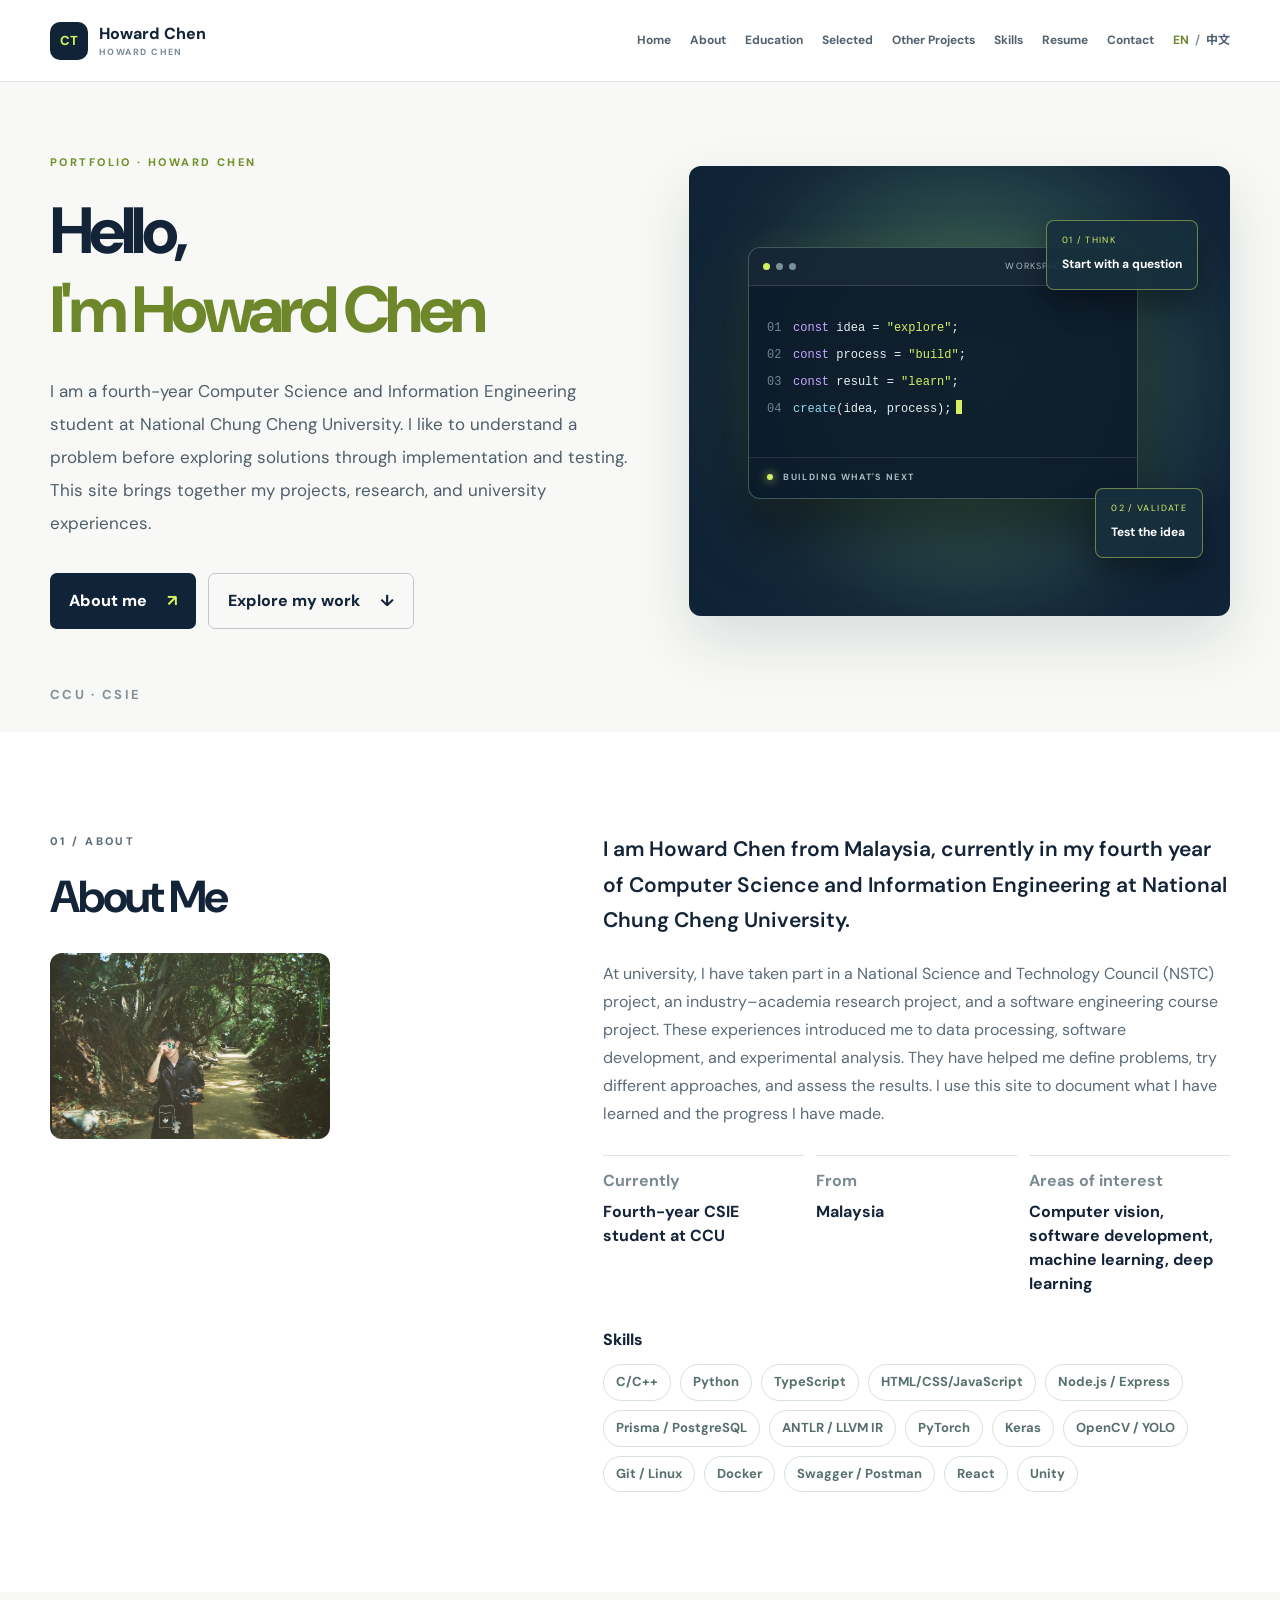
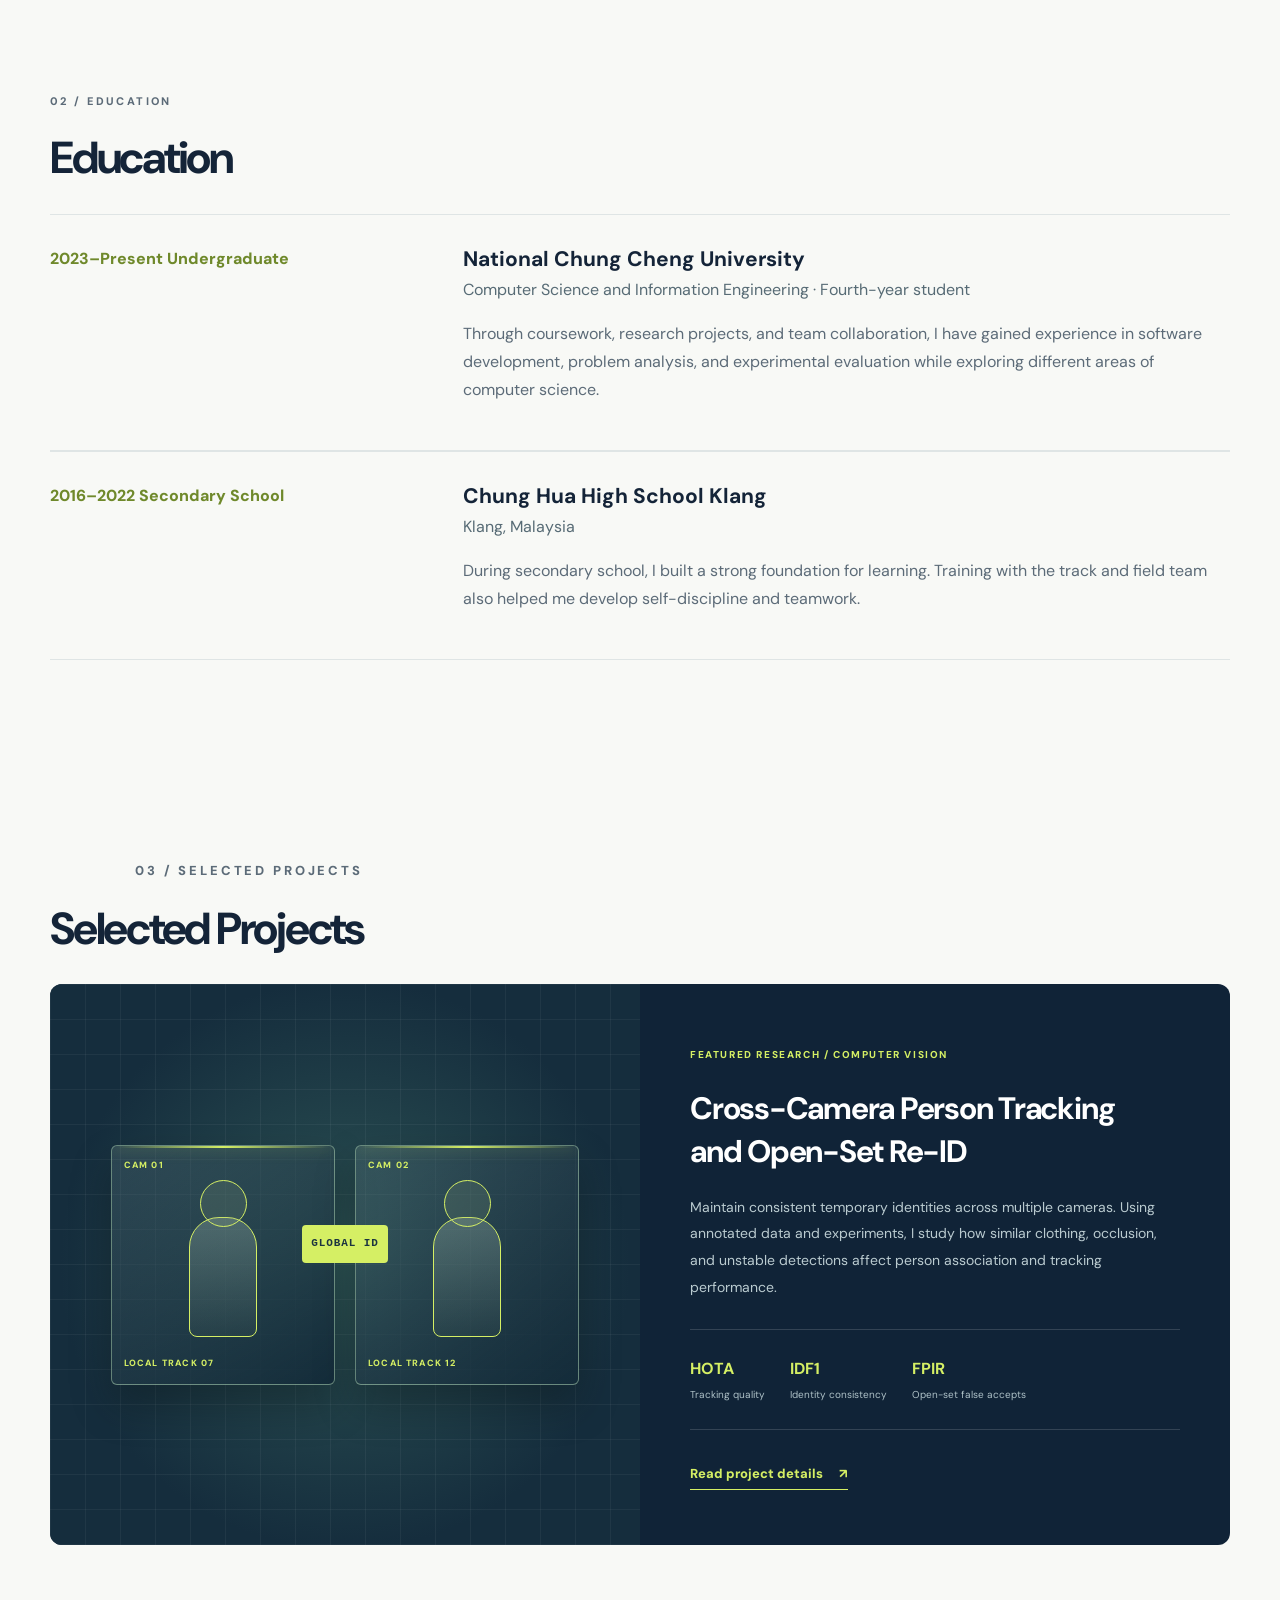
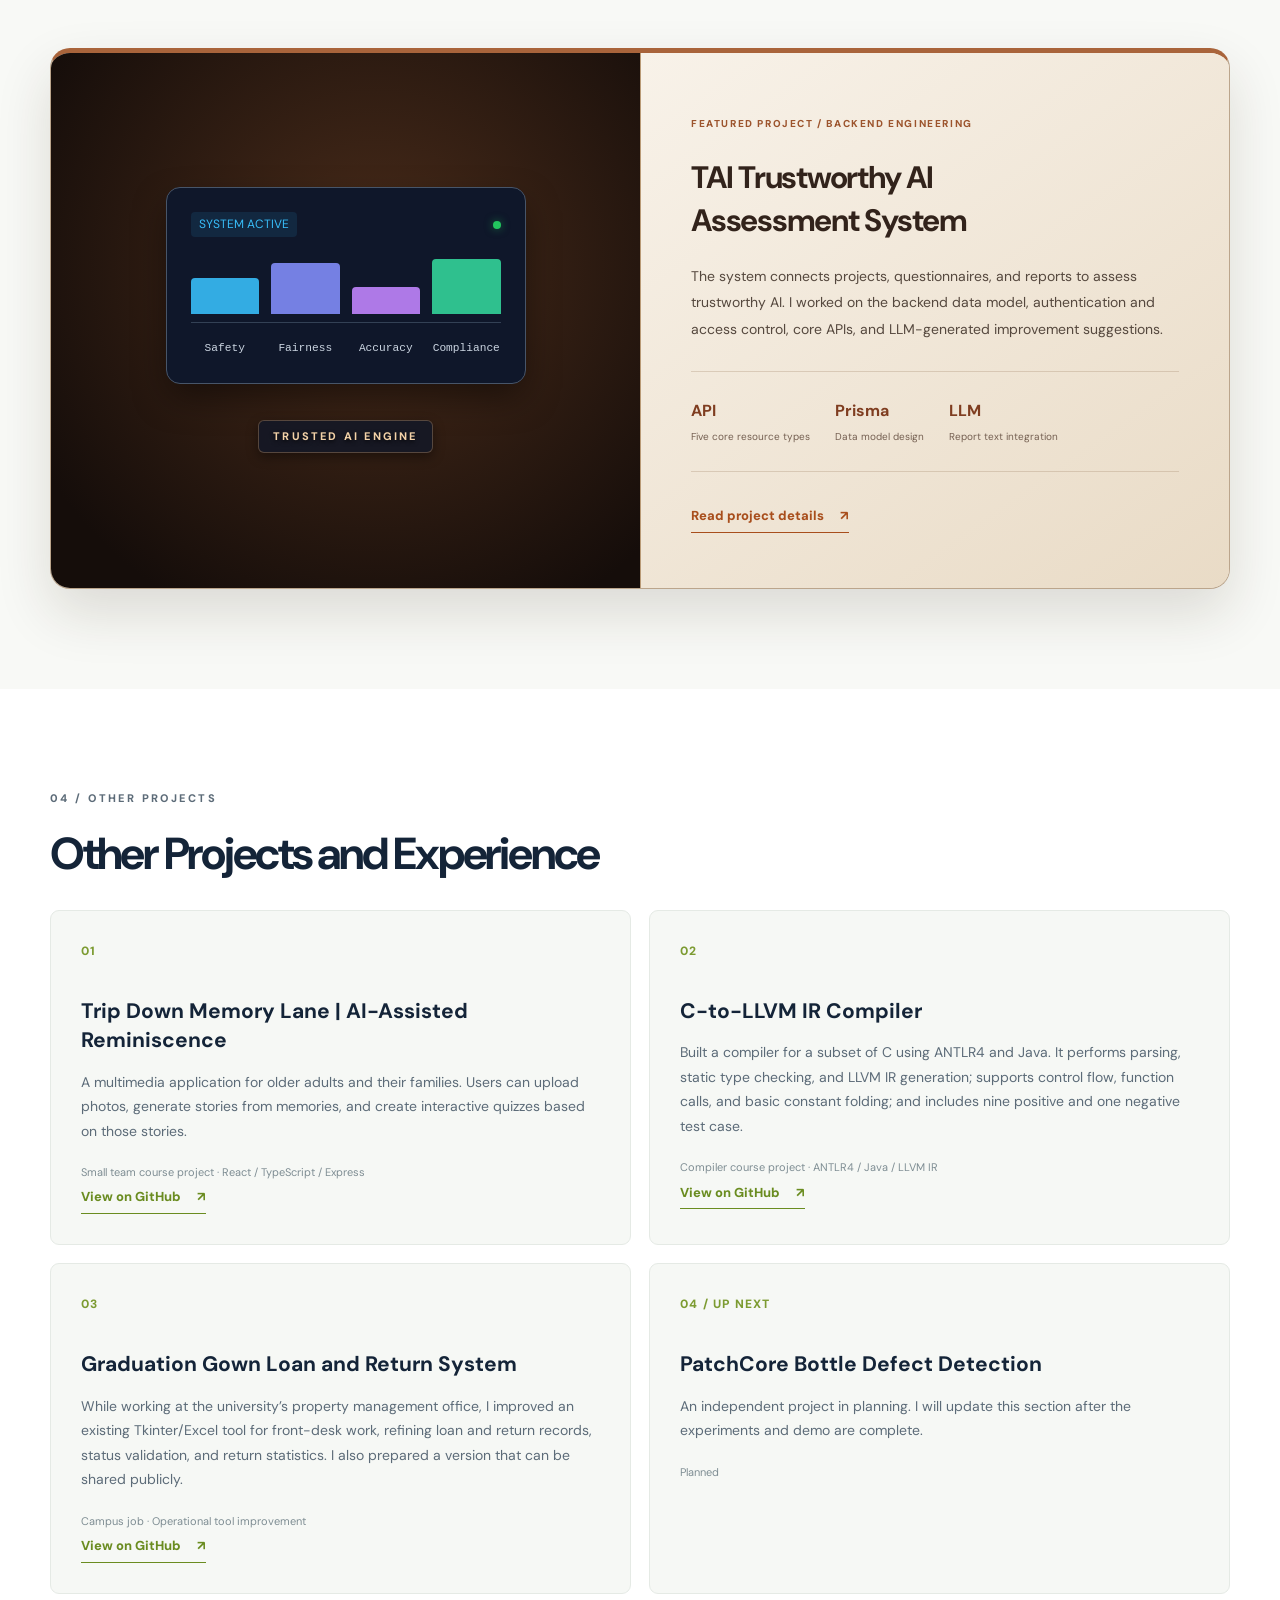
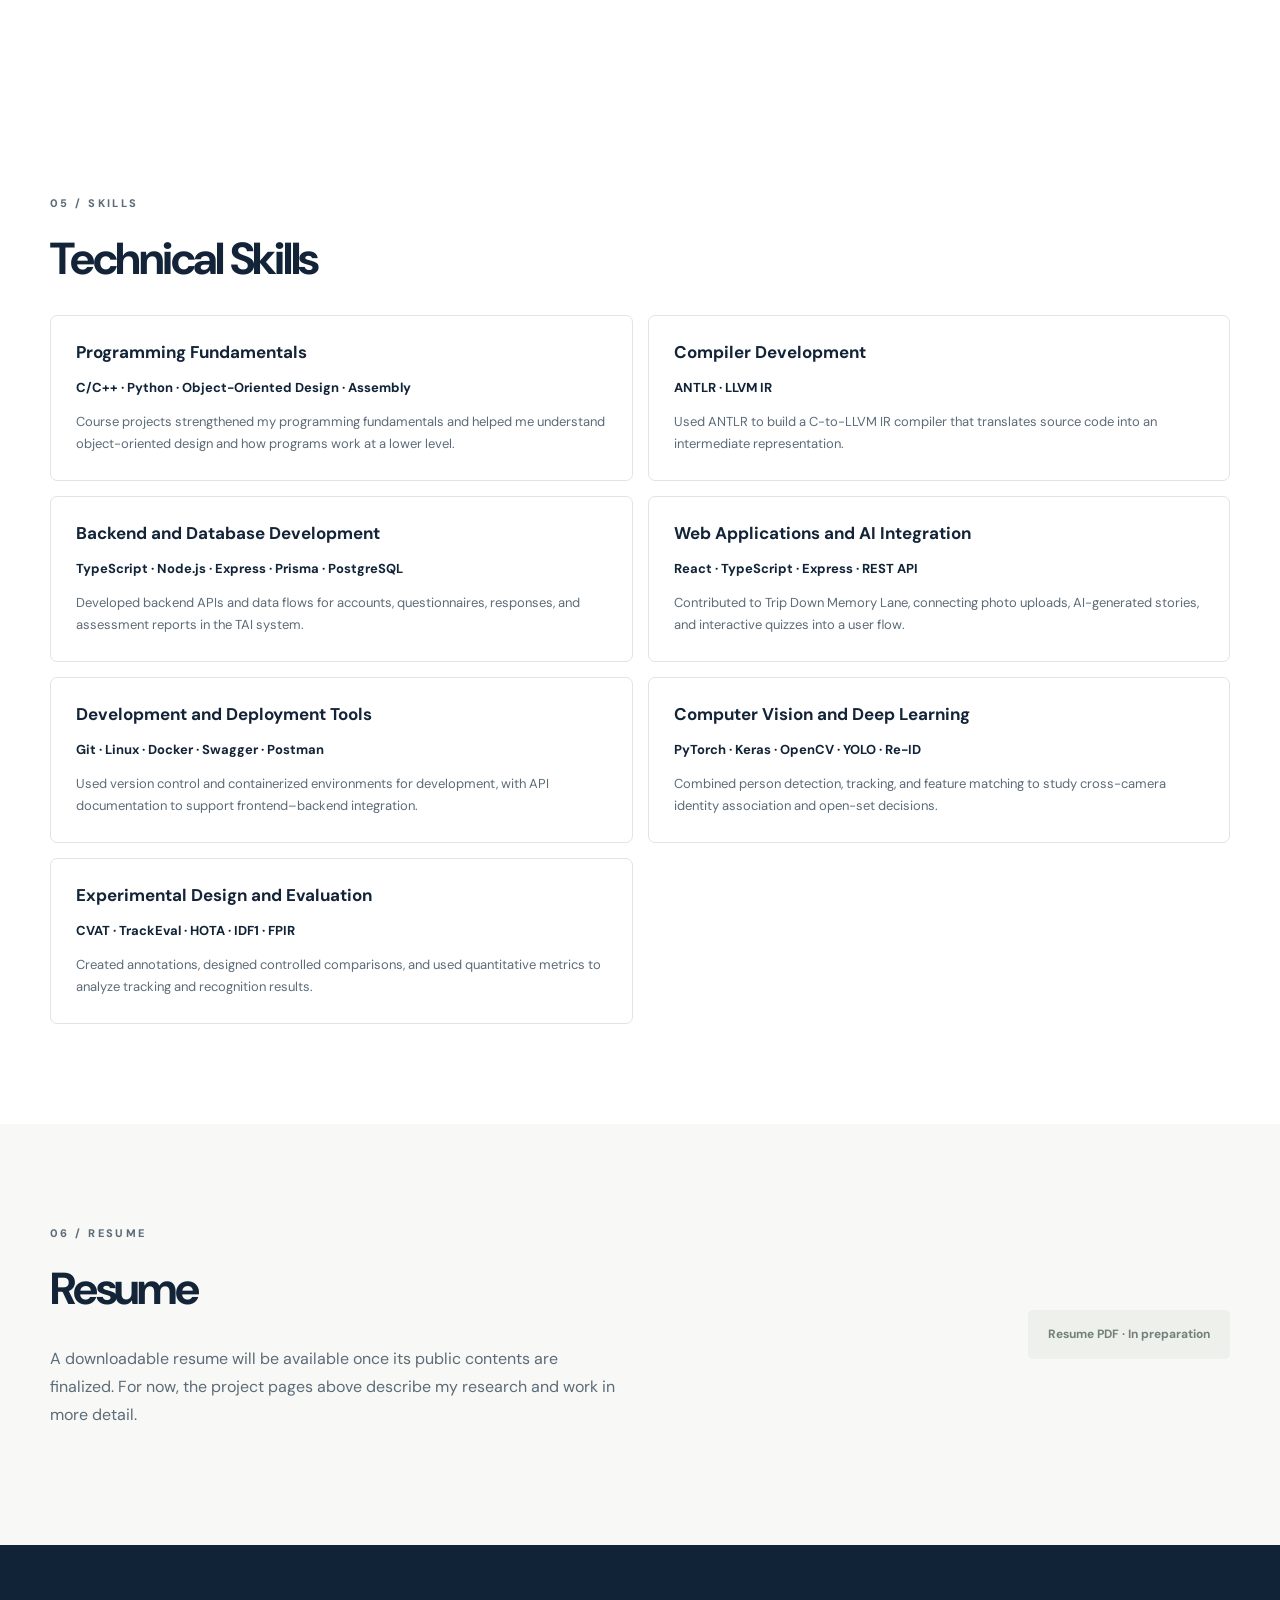
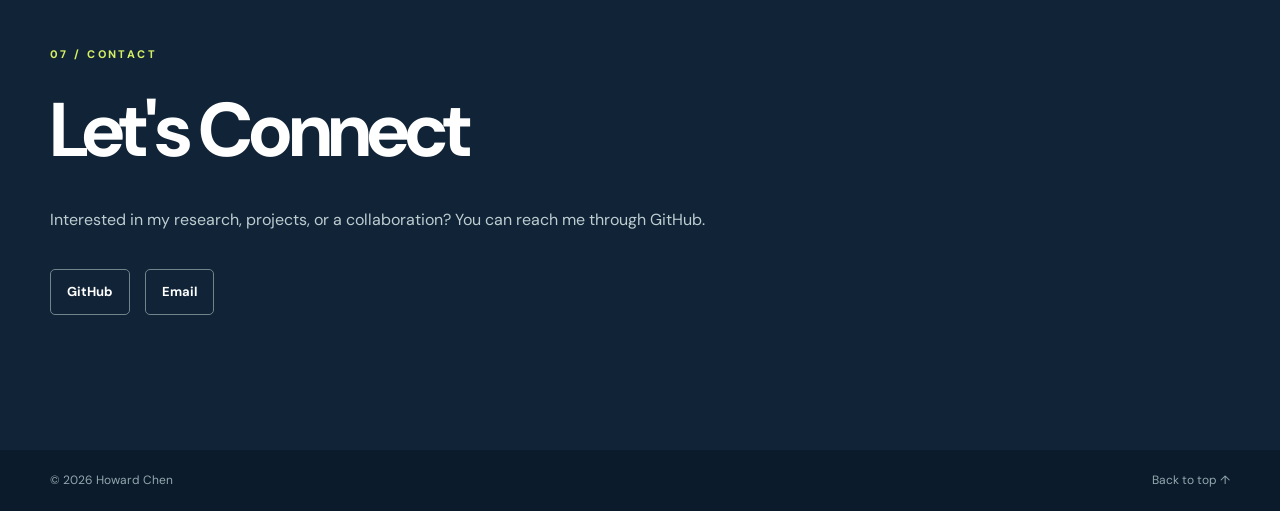
<file: index.html>
<!doctype html>
<html lang="en">
<head>
  <meta charset="utf-8">
  <meta name="viewport" content="width=device-width, initial-scale=1">
  <meta name="description" content="Howard Chen’s portfolio: education, technical skills, research, and projects.">
  <title>Howard Chen | Portfolio and Research</title>
  <link rel="alternate" hreflang="en" href="index.html">
  <link rel="alternate" hreflang="zh-Hant" href="index-zh.html">
  <link rel="stylesheet" href="assets/style.css">
</head>
<body>
  <a class="skip" href="#main">Skip to main content</a>

  <header class="site-header">
    <a class="brand" href="#home">
      <span class="brand-mark">CT</span>
      <span>Howard Chen <small>HOWARD CHEN</small></span>
    </a>

    <button
      class="menu-button"
      type="button"
      aria-expanded="false"
      aria-controls="site-nav"
    >
      Menu <span>☰</span>
    </button>

    <nav id="site-nav" aria-label="Main navigation">
      <a href="#home">Home</a>
      <a href="#about">About</a>
      <a href="#education">Education</a>
      <a href="#projects">Selected</a>
      <a href="#experience">Other Projects</a>
      <a href="#skills">Skills</a>
      <a href="#resume">Resume</a>
      <a href="#contact">Contact</a>
      <span class="language-switch" aria-label="Language"><a href="index.html" data-lang-switch aria-current="page" lang="en">EN</a><span aria-hidden="true">/</span><a href="index-zh.html" data-lang-switch lang="zh-Hant">中文</a></span>
    </nav>
  </header>

  <main id="main">
    <section class="hero wrap" id="home">
      <div class="hero-copy">
        <p class="eyebrow">PORTFOLIO · HOWARD CHEN</p>
        <h1>Hello,<br><em>I'm Howard Chen</em></h1>
        <p class="lead">I am a fourth-year Computer Science and Information Engineering student at National Chung Cheng University. I like to understand a problem before exploring solutions through implementation and testing. This site brings together my projects, research, and university experiences.</p>

        <div class="actions">
          <a class="button primary" href="#about">
            About me <span>↗</span>
          </a>
          <a class="button secondary" href="#projects">
            Explore my work <span>↓</span>
          </a>
        </div>
      </div>

      <div class="hero-art hero-workspace" aria-hidden="true">
        <div class="workspace-glow"></div>

        <div class="workspace-window">
          <div class="workspace-toolbar">
            <span></span><span></span><span></span>
            <small>WORKSPACE / HOWARD</small>
          </div>

          <div class="workspace-content">
            <div class="workspace-line"><i>01</i><span class="code-purple">const</span> idea = <span class="code-green">"explore"</span>;</div>
            <div class="workspace-line"><i>02</i><span class="code-purple">const</span> process = <span class="code-green">"build"</span>;</div>
            <div class="workspace-line"><i>03</i><span class="code-purple">const</span> result = <span class="code-green">"learn"</span>;</div>
            <div class="workspace-line"><i>04</i><span class="code-blue">create</span>(idea, process);<b class="cursor"></b></div>
          </div>

          <div class="workspace-footer">
            <span class="workspace-live"></span>
            BUILDING WHAT'S NEXT
          </div>
        </div>

        <div class="workspace-note note-top">
          <small>01 / THINK</small>
          <strong>Start with a question</strong>
        </div>
        <div class="workspace-note note-bottom">
          <small>02 / VALIDATE</small>
          <strong>Test the idea</strong>
        </div>
      </div>

      <div class="hero-foot">
        <span>CCU · CSIE</span>
      </div>
    </section>

    <section class="section light" id="about">
      <div class="wrap two-col">
        <div>
          <p class="eyebrow">01 / ABOUT</p>
          <h2>About Me</h2>
          <div class="about-photo">
            <img src="assets/me.jpg" alt="Howard Chen">
          </div>
        </div>

        <div>
          <p class="body-large">I am Howard Chen from Malaysia, currently in my fourth year of Computer Science and Information Engineering at National Chung Cheng University.</p>
          <p>At university, I have taken part in a National Science and Technology Council (NSTC) project, an industry–academia research project, and a software engineering course project. These experiences introduced me to data processing, software development, and experimental analysis. They have helped me define problems, try different approaches, and assess the results. I use this site to document what I have learned and the progress I have made.</p>

          <div class="about-facts">
            <div>
              <span>Currently</span>
              <strong>Fourth-year CSIE student at CCU</strong>
            </div>
            <div>
              <span>From</span>
              <strong>Malaysia</strong>
            </div>
            <div>
              <span>Areas of interest</span>
              <strong>Computer vision, software development, machine learning, deep learning</strong>
            </div>
          </div>

          <p class="about-label">Skills</p>
          <div class="tag-row">
            <span>C/C++</span>
            <span>Python</span>
            <span>TypeScript</span>
            <span>HTML/CSS/JavaScript</span>
            <span>Node.js / Express</span>
            <span>Prisma / PostgreSQL</span>
            <span>ANTLR / LLVM IR</span>
            <span>PyTorch</span>
            <span>Keras</span>
            <span>OpenCV / YOLO</span>
            <span>Git / Linux</span>
            <span>Docker</span>
            <span>Swagger / Postman</span>
            <span>React</span>
            <span>Unity</span>
          </div>
        </div>
      </div>
    </section>

    <section class="section" id="education">
      <div class="wrap">
        <p class="eyebrow">02 / EDUCATION</p>
        <h2>Education</h2>

        <article class="timeline-card">
          <div class="timeline-date">
            <span>2023–Present</span>
            <span>Undergraduate</span>
          </div>
          <div>
            <h3>National Chung Cheng University</h3>
            <p class="subtitle">Computer Science and Information Engineering · Fourth-year student</p>
            <p>Through coursework, research projects, and team collaboration, I have gained experience in software development, problem analysis, and experimental evaluation while exploring different areas of computer science.</p>
          </div>
        </article>

        <article class="timeline-card">
          <div class="timeline-date">
            <span>2016–2022</span>
            <span>Secondary School</span>
          </div>
          <div>
            <h3>Chung Hua High School Klang</h3>
            <p class="subtitle">Klang, Malaysia</p>
            <p>During secondary school, I built a strong foundation for learning. Training with the track and field team also helped me develop self-discipline and teamwork.</p>
          </div>
        </article>
      </div>
    </section>

    <section class="section projects-section" id="projects">
      <div class="wrap">
        <div class="section-top">
          <div>
            <p class="eyebrow">03 / SELECTED PROJECTS</p>
            <h2>Selected Projects</h2>
          </div>
        </div>

        <article class="featured">
          <div class="featured-visual">
            <div class="camera cam-a">
              <span>CAM 01</span>
              <div class="person"></div>
              <small>LOCAL TRACK 07</small>
            </div>

            <div class="connector">GLOBAL ID</div>

            <div class="camera cam-b">
              <span>CAM 02</span>
              <div class="person"></div>
              <small>LOCAL TRACK 12</small>
            </div>
          </div>

          <div class="featured-content">
            <span class="project-type">FEATURED RESEARCH / COMPUTER VISION</span>
            <h3>Cross-Camera Person Tracking<br>and Open-Set Re-ID</h3>
            <p>Maintain consistent temporary identities across multiple cameras. Using annotated data and experiments, I study how similar clothing, occlusion, and unstable detections affect person association and tracking performance.</p>

            <div class="metric-grid">
              <div>
                <strong>HOTA</strong>
                <span>Tracking quality</span>
              </div>
              <div>
                <strong>IDF1</strong>
                <span>Identity consistency</span>
              </div>
              <div>
                <strong>FPIR</strong>
                <span>Open-set false accepts</span>
              </div>
            </div>

            <a class="text-link" href="projects/reid.html">
              Read project details <span>↗</span>
            </a>
          </div>
        </article>

        <article class="featured tai-featured" aria-labelledby="tai-feature-title">
          <div class="featured-visual tai-visual" aria-hidden="true">
            <div class="tai-dashboard-card">
              <div class="tai-header">
                <span class="badge">SYSTEM ACTIVE</span>
                <span class="status-dot"></span>
              </div>
              <div class="tai-body">
                <div class="bar-chart">
                  <span style="height: 60%;"></span>
                  <span style="height: 85%;"></span>
                  <span style="height: 45%;"></span>
                  <span style="height: 90%;"></span>
                </div>
                <div class="tai-metrics-preview tai-bar-labels">
                  <span>Safety</span>
                  <span>Fairness</span>
                  <span>Accuracy</span>
                  <span>Compliance</span>
                </div>
              </div>
            </div>
            <span class="tai-visual-caption">TRUSTED AI ENGINE</span>
          </div>

          <div class="featured-content">
            <span class="project-type">FEATURED PROJECT / BACKEND ENGINEERING</span>
            <h3 id="tai-feature-title">TAI Trustworthy AI<br>Assessment System</h3>
            <p>The system connects projects, questionnaires, and reports to assess trustworthy AI. I worked on the backend data model, authentication and access control, core APIs, and LLM-generated improvement suggestions.</p>
            <div class="metric-grid tai-capabilities">
              <div><strong>API</strong><span>Five core resource types</span></div>
              <div><strong>Prisma</strong><span>Data model design</span></div>
              <div><strong>LLM</strong><span>Report text integration</span></div>
            </div>
            <a class="text-link" href="projects/tai.html">Read project details <span aria-hidden="true">↗</span></a>
          </div>
        </article>
      </div>
    </section>

  <section class="section light" id="experience">
    <div class="wrap">
      <p class="eyebrow">04 / OTHER PROJECTS</p>
      <h2>Other Projects and Experience</h2>

      <div class="experience-grid">
        <article class="card">
          <span class="card-index">01</span>
          <h3>Trip Down Memory Lane | AI-Assisted Reminiscence</h3>
          <p>A multimedia application for older adults and their families. Users can upload photos, generate stories from memories, and create interactive quizzes based on those stories.</p>
          <span class="card-note">Small team course project · React / TypeScript / Express</span>
          <a class="text-link"
            href="https://github.com/TripDownMemoryLane/TripDownMemoryLane-final"
            target="_blank"
            rel="noopener noreferrer">
            View on GitHub <span>↗</span>
          </a>
        </article>

        <article class="card">
          <span class="card-index">02</span>
          <h3>C-to-LLVM IR Compiler</h3>
          <p>Built a compiler for a subset of C using ANTLR4 and Java. It performs parsing, static type checking, and LLVM IR generation; supports control flow, function calls, and basic constant folding; and includes nine positive and one negative test case.</p>
          <span class="card-note">Compiler course project · ANTLR4 / Java / LLVM IR</span>
          <a class="text-link"
            href="https://github.com/cts0424/c-subset-to-llvm-ir"
            target="_blank"
            rel="noopener noreferrer">
            View on GitHub <span>↗</span>
          </a>
        </article>

        <article class="card">
          <span class="card-index">03</span>
          <h3>Graduation Gown Loan and Return System</h3>
          <p>While working at the university’s property management office, I improved an existing Tkinter/Excel tool for front-desk work, refining loan and return records, status validation, and return statistics. I also prepared a version that can be shared publicly.</p>
          <span class="card-note">Campus job · Operational tool improvement</span>
          <a class="text-link"
            href="https://github.com/cts0424/graduation-gown-return-system"
            target="_blank"
            rel="noopener noreferrer">
            View on GitHub <span>↗</span>
          </a>
        </article>

        <article class="card">
          <span class="card-index">04 / UP NEXT</span>
          <h3>PatchCore Bottle Defect Detection</h3>
          <p>An independent project in planning. I will update this section after the experiments and demo are complete.</p>
          <span class="card-note">Planned</span>
        </article>
      </div>
    </div>
  </section>

    <section class="section light" id="skills">
      <div class="wrap">
        <p class="eyebrow">05 / SKILLS</p>
        <h2>Technical Skills</h2>

        <div class="skill-grid">
          <div>
            <h3>Programming Fundamentals</h3>
            <p class="skill-tools">C/C++ · Python · Object-Oriented Design · Assembly</p>
            <p>Course projects strengthened my programming fundamentals and helped me understand object-oriented design and how programs work at a lower level.</p>
          </div>

          <div>
            <h3>Compiler Development</h3>
            <p class="skill-tools">ANTLR · LLVM IR</p>
            <p>Used ANTLR to build a C-to-LLVM IR compiler that translates source code into an intermediate representation.</p>
          </div>

          <div>
            <h3>Backend and Database Development</h3>
            <p class="skill-tools">TypeScript · Node.js · Express · Prisma · PostgreSQL</p>
            <p>Developed backend APIs and data flows for accounts, questionnaires, responses, and assessment reports in the TAI system.</p>
          </div>

            <div>
            <h3>Web Applications and AI Integration</h3>
            <p class="skill-tools">React · TypeScript · Express · REST API</p>
            <p>Contributed to Trip Down Memory Lane, connecting photo uploads, AI-generated stories, and interactive quizzes into a user flow.</p>
          </div>

          <div>
            <h3>Development and Deployment Tools</h3>
            <p class="skill-tools">Git · Linux · Docker · Swagger · Postman</p>
            <p>Used version control and containerized environments for development, with API documentation to support frontend–backend integration.</p>
          </div>

          <div>
            <h3>Computer Vision and Deep Learning</h3>
            <p class="skill-tools">PyTorch · Keras · OpenCV · YOLO · Re-ID</p>
            <p>Combined person detection, tracking, and feature matching to study cross-camera identity association and open-set decisions.</p>
          </div>

          <div>
            <h3>Experimental Design and Evaluation</h3>
            <p class="skill-tools">CVAT · TrackEval · HOTA · IDF1 · FPIR</p>
            <p>Created annotations, designed controlled comparisons, and used quantitative metrics to analyze tracking and recognition results.</p>
          </div>
        </div>
      </div>
    </section>

    <section class="section" id="resume">
      <div class="wrap resume-row">
        <div>
          <p class="eyebrow">06 / RESUME</p>
          <h2>Resume</h2>
          <p>A downloadable resume will be available once its public contents are finalized. For now, the project pages above describe my research and work in more detail.</p>
        </div>
        <span class="disabled-link" aria-label="Resume coming soon">Resume PDF · In preparation</span>
      </div>
    </section>

    <section class="section contact-section" id="contact">
      <div class="wrap">
        <p class="eyebrow">07 / CONTACT</p>
        <h2>Let's Connect</h2>
        <p>Interested in my research, projects, or a collaboration? You can reach me through GitHub.</p>

        <div class="contact-links">
          <a href="https://github.com/cts0424" target="_blank" rel="noopener noreferrer">
            GitHub
          </a>
          <a href="mailto:tatsiangchen@gmail.com">
            Email
          </a>
        </div>
      </div>
    </section>
  </main>

  <footer class="footer">
    <div class="wrap">
      <span>© <span id="year"></span> Howard Chen</span>
      <a href="#home">Back to top ↑</a>
    </div>
  </footer>

  <script src="assets/main.js"></script>
</body>
</html>
</file>
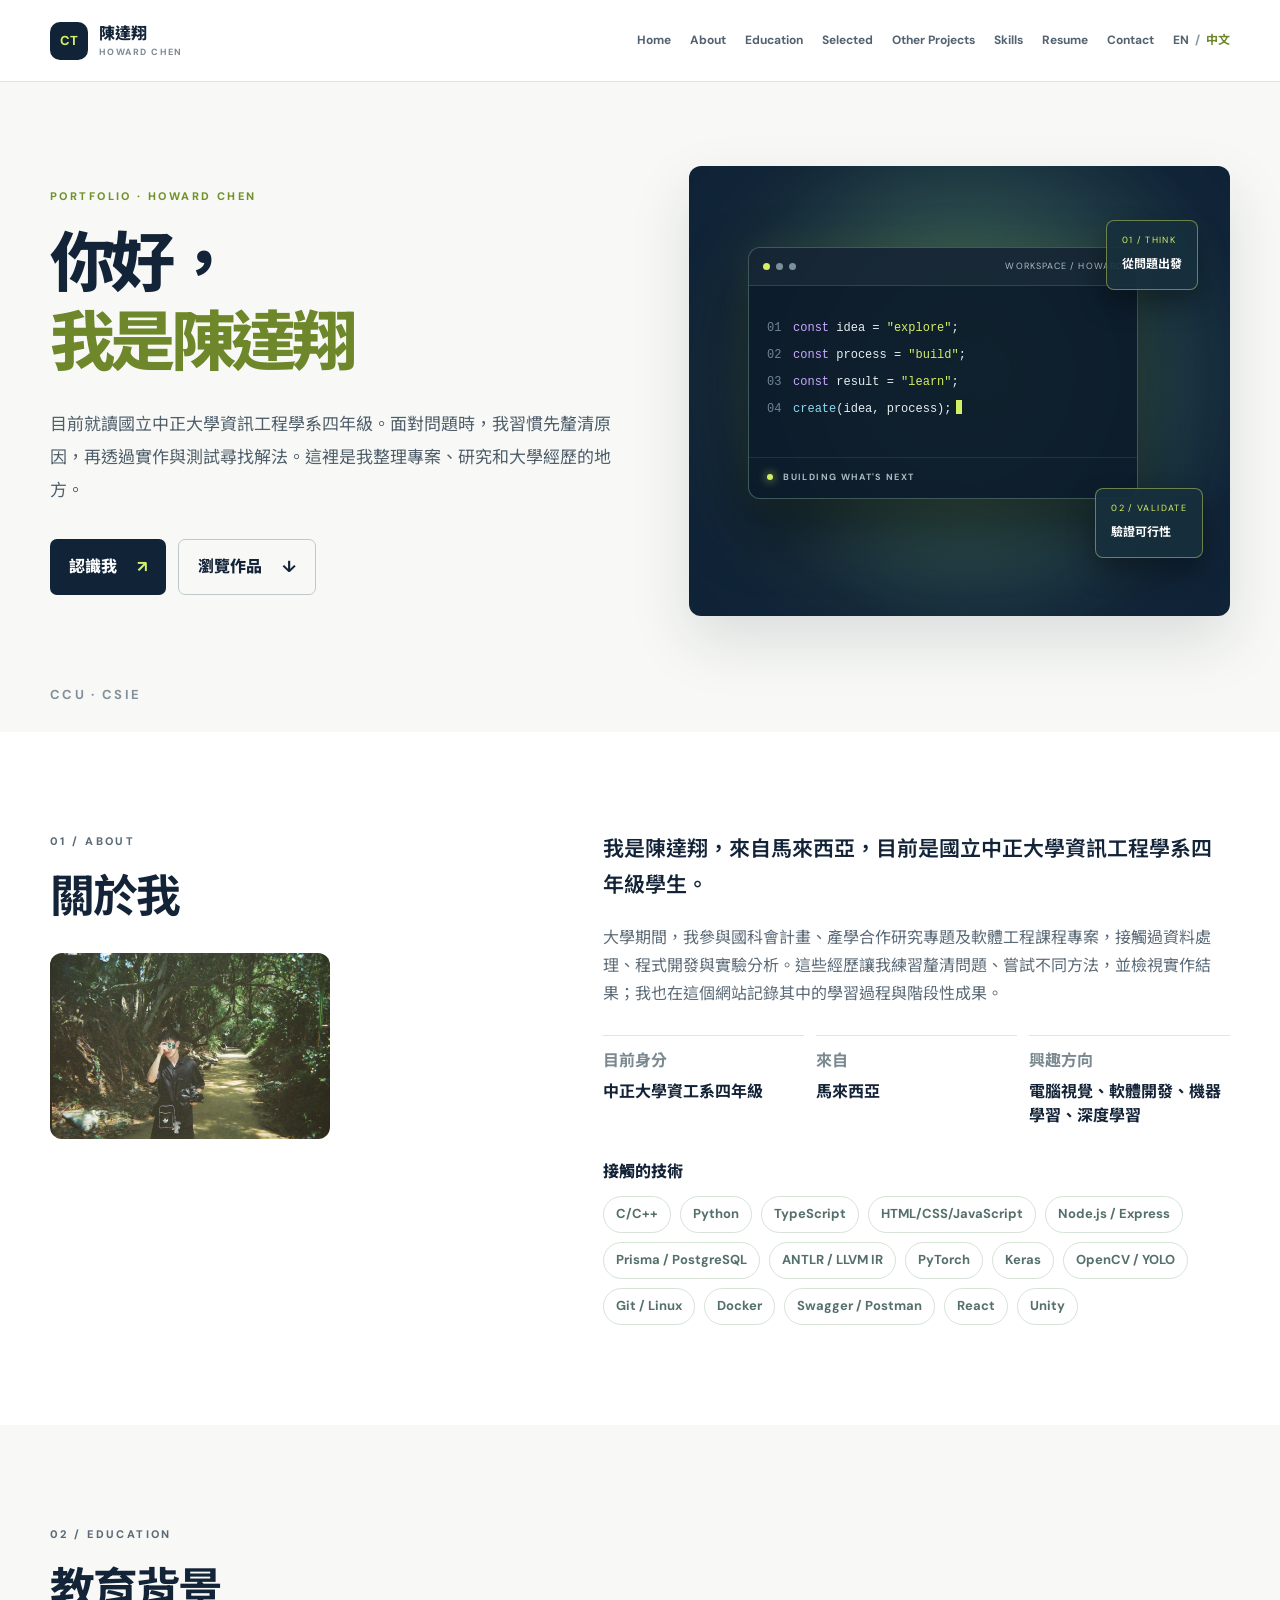
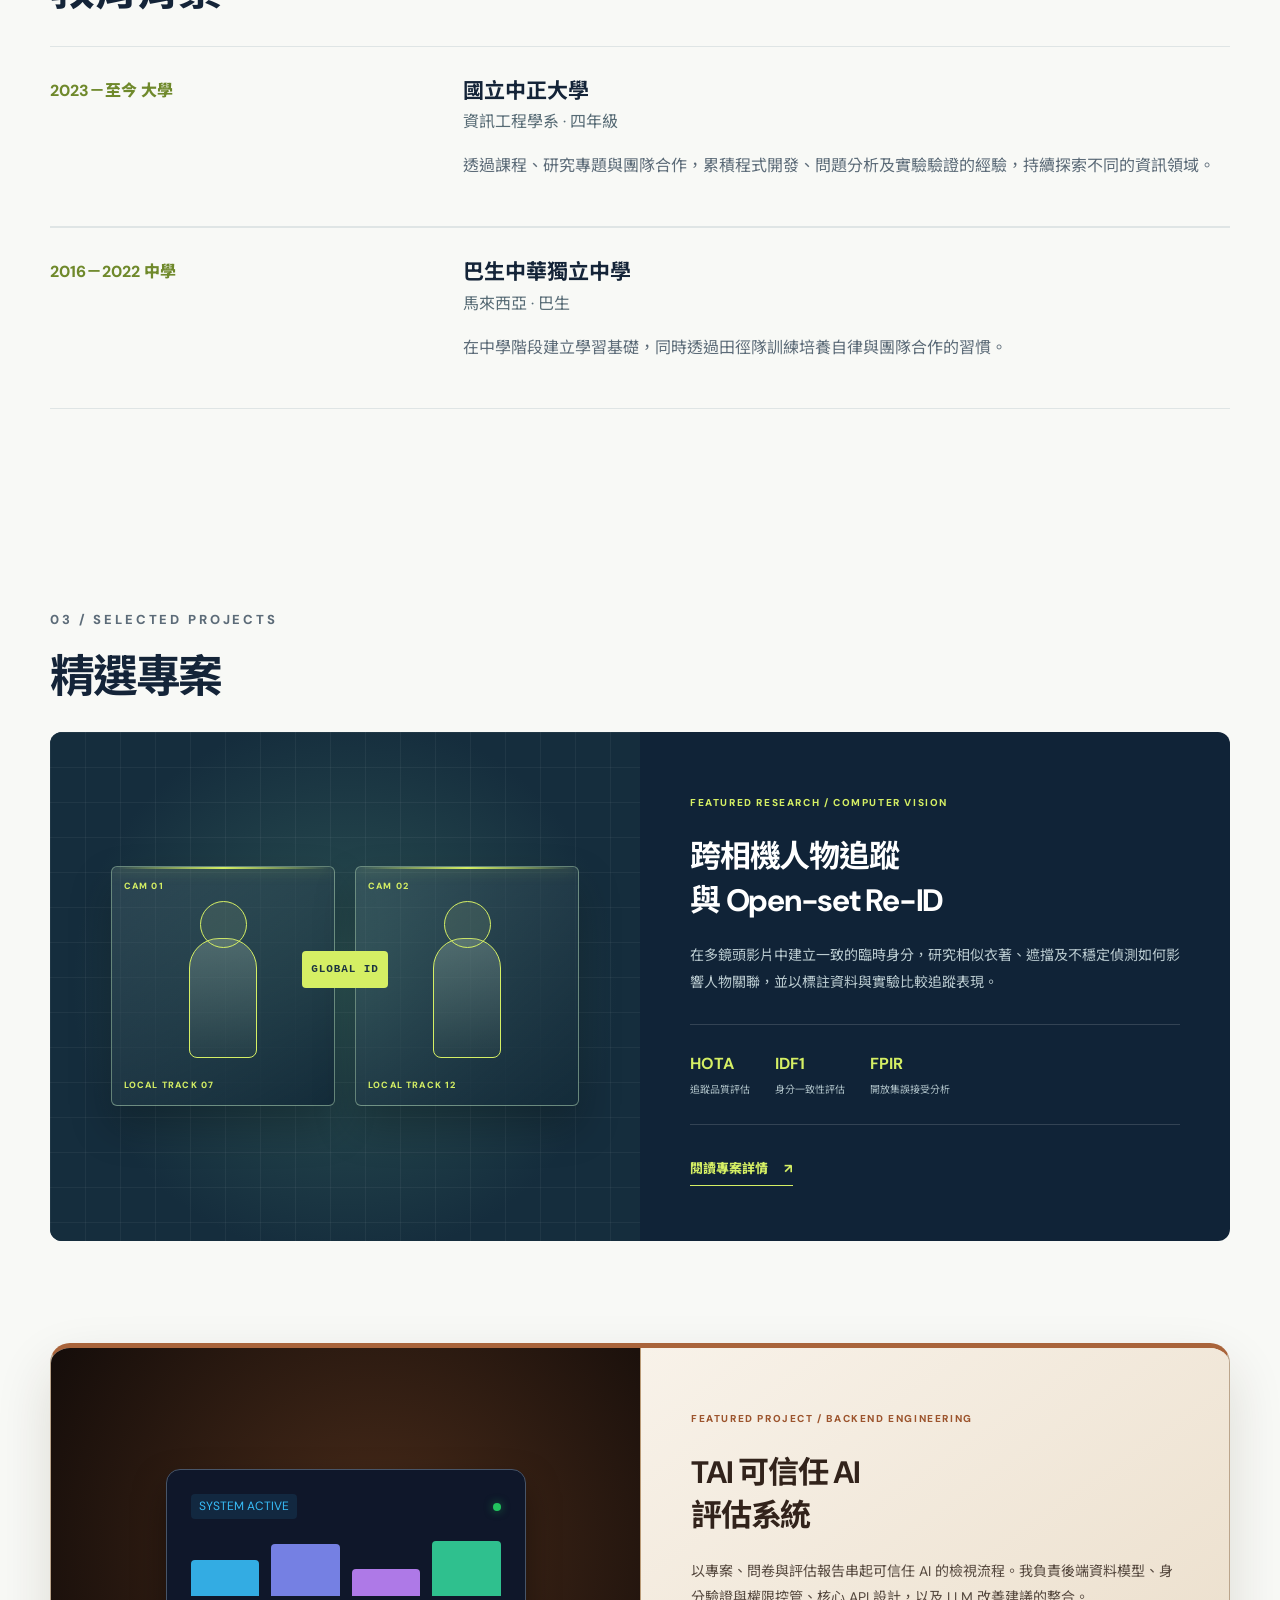
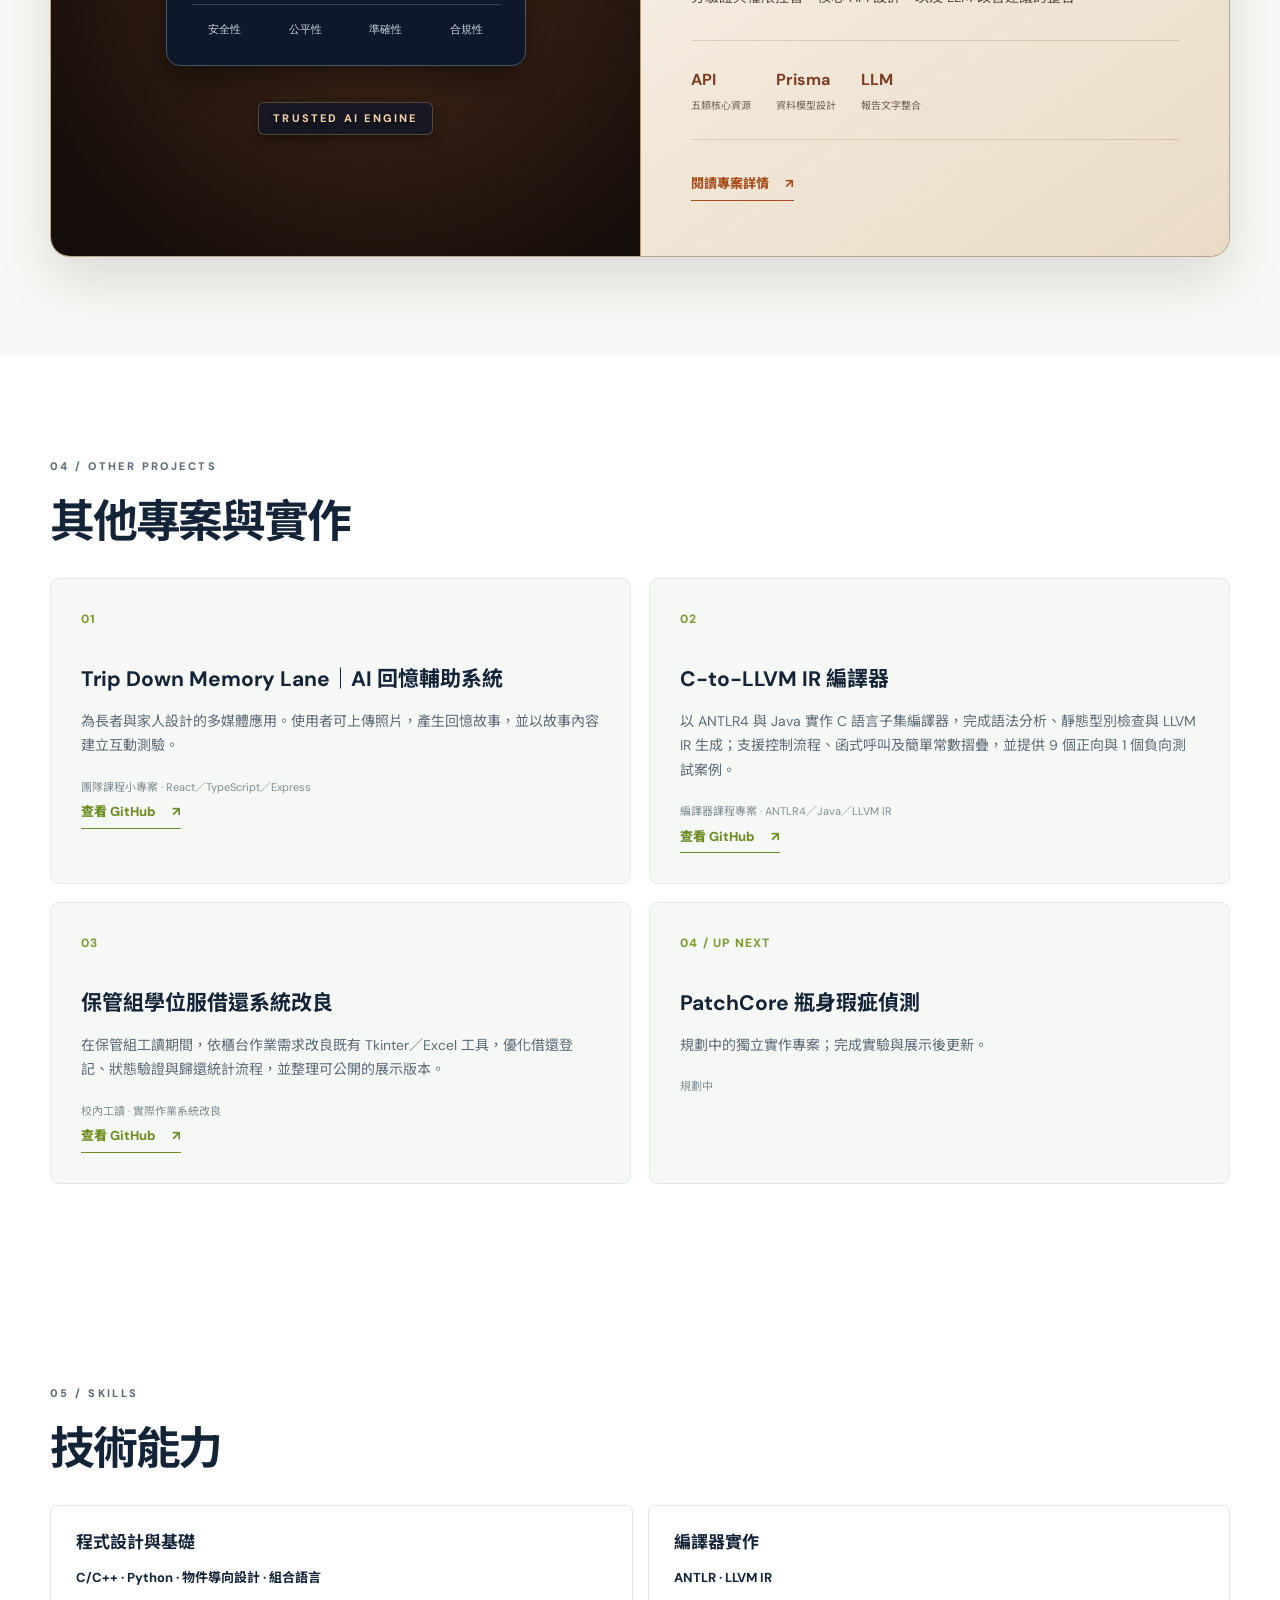
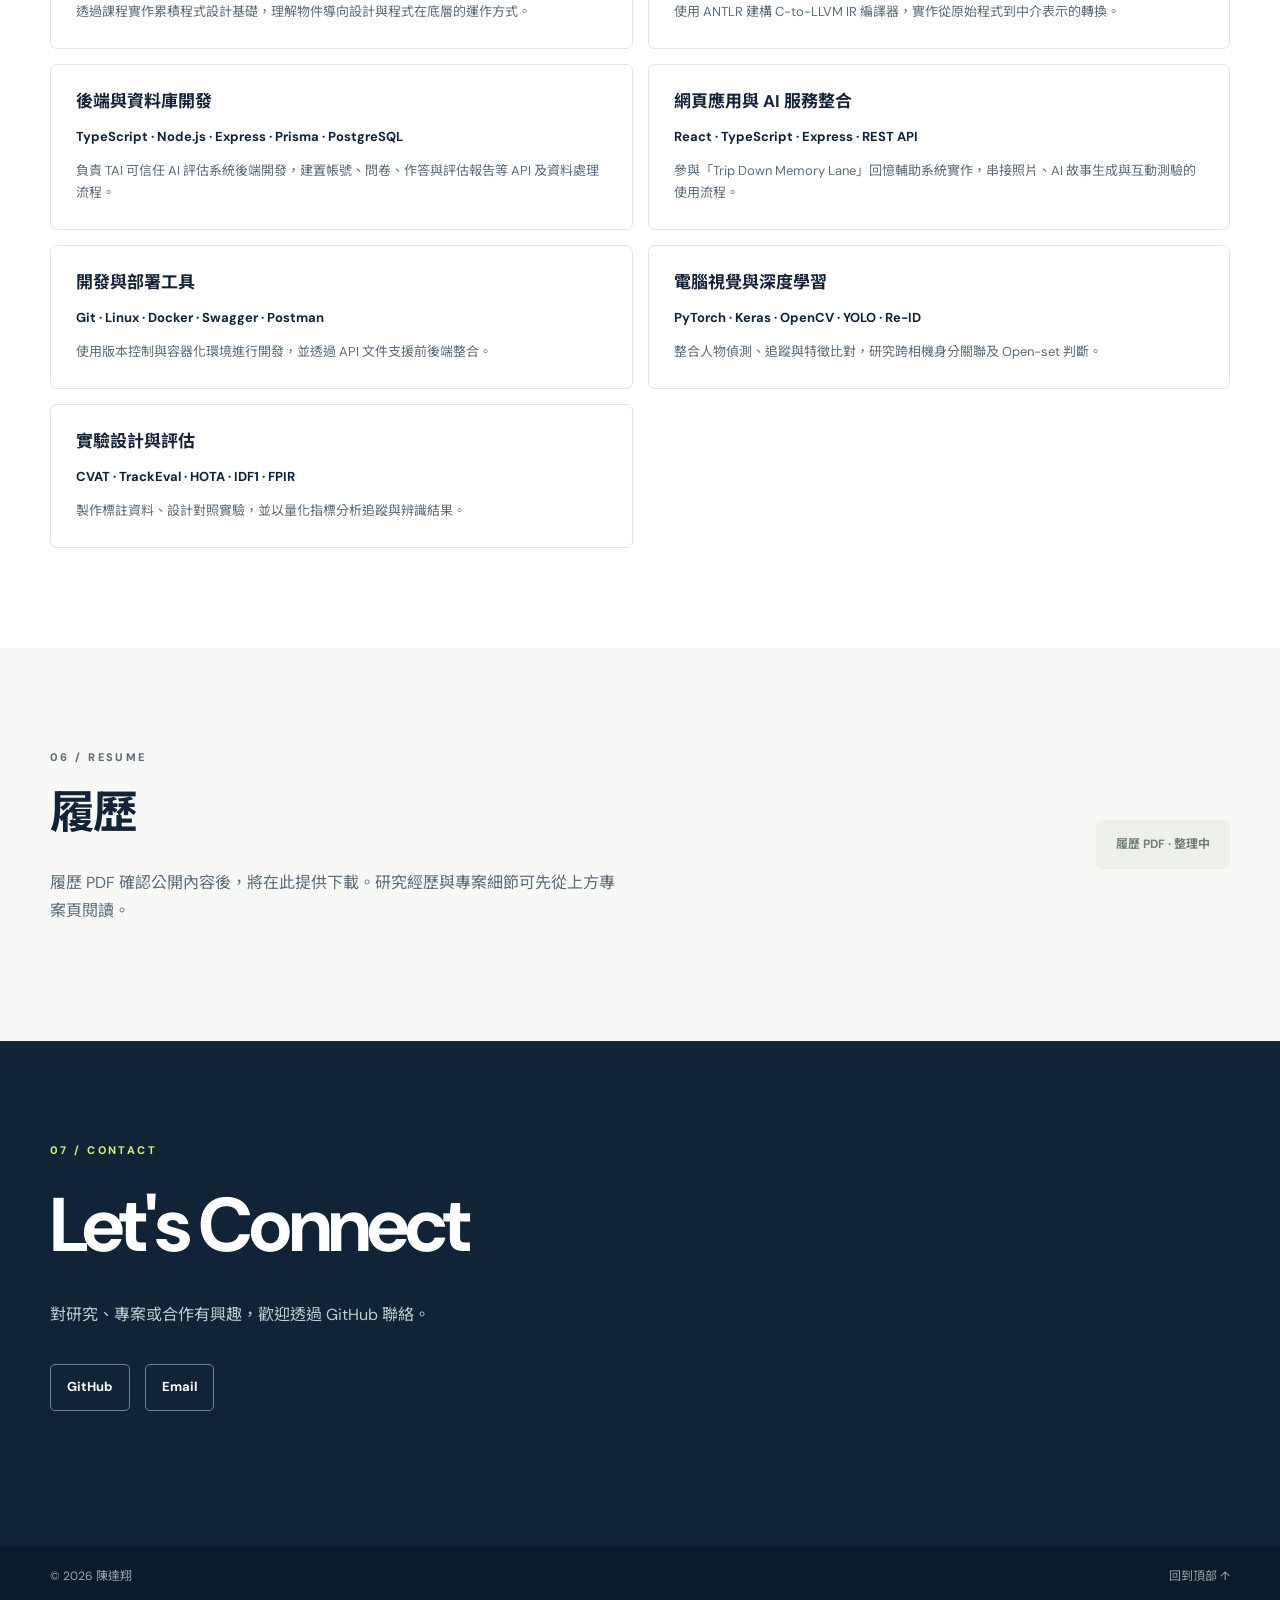
<file: index-zh.html>
<!doctype html>
<html lang="zh-Hant">
<head>
  <meta charset="utf-8">
  <meta name="viewport" content="width=device-width, initial-scale=1">
  <meta name="description" content="陳達翔的個人網站，展示學習背景、技術能力與專案作品。">
  <title>陳達翔｜研究與作品集</title>
  <link rel="alternate" hreflang="en" href="index.html">
  <link rel="alternate" hreflang="zh-Hant" href="index-zh.html">
  <link rel="stylesheet" href="assets/style.css">
</head>
<body>
  <a class="skip" href="#main">跳至主要內容</a>

  <header class="site-header">
    <a class="brand" href="#home">
      <span class="brand-mark">CT</span>
      <span>陳達翔 <small>HOWARD CHEN</small></span>
    </a>

    <button
      class="menu-button"
      type="button"
      aria-expanded="false"
      aria-controls="site-nav"
    >
      選單 <span>☰</span>
    </button>

    <nav id="site-nav" aria-label="主要導覽">
      <a href="#home">Home</a>
      <a href="#about">About</a>
      <a href="#education">Education</a>
      <a href="#projects">Selected</a>
      <a href="#experience">Other Projects</a>
      <a href="#skills">Skills</a>
      <a href="#resume">Resume</a>
      <a href="#contact">Contact</a>
      <span class="language-switch" aria-label="語言切換"><a href="index.html" data-lang-switch lang="en">EN</a><span aria-hidden="true">/</span><a href="index-zh.html" data-lang-switch aria-current="page" lang="zh-Hant">中文</a></span>
    </nav>
  </header>

  <main id="main">
    <section class="hero wrap" id="home">
      <div class="hero-copy">
        <p class="eyebrow">PORTFOLIO · HOWARD CHEN</p>
        <h1>你好，<br><em>我是陳達翔</em></h1>
        <p class="lead">目前就讀國立中正大學資訊工程學系四年級。面對問題時，我習慣先釐清原因，再透過實作與測試尋找解法。這裡是我整理專案、研究和大學經歷的地方。</p>

        <div class="actions">
          <a class="button primary" href="#about">
            認識我 <span>↗</span>
          </a>
          <a class="button secondary" href="#projects">
            瀏覽作品 <span>↓</span>
          </a>
        </div>
      </div>

      <div class="hero-art hero-workspace" aria-hidden="true">
        <div class="workspace-glow"></div>

        <div class="workspace-window">
          <div class="workspace-toolbar">
            <span></span><span></span><span></span>
            <small>WORKSPACE / HOWARD</small>
          </div>

          <div class="workspace-content">
            <div class="workspace-line"><i>01</i><span class="code-purple">const</span> idea = <span class="code-green">"explore"</span>;</div>
            <div class="workspace-line"><i>02</i><span class="code-purple">const</span> process = <span class="code-green">"build"</span>;</div>
            <div class="workspace-line"><i>03</i><span class="code-purple">const</span> result = <span class="code-green">"learn"</span>;</div>
            <div class="workspace-line"><i>04</i><span class="code-blue">create</span>(idea, process);<b class="cursor"></b></div>
          </div>

          <div class="workspace-footer">
            <span class="workspace-live"></span>
            BUILDING WHAT'S NEXT
          </div>
        </div>

        <div class="workspace-note note-top">
          <small>01 / THINK</small>
          <strong>從問題出發</strong>
        </div>
        <div class="workspace-note note-bottom">
          <small>02 / VALIDATE</small>
          <strong>驗證可行性</strong>
        </div>
      </div>

      <div class="hero-foot">
        <span>CCU · CSIE</span>
      </div>
    </section>

    <section class="section light" id="about">
      <div class="wrap two-col">
        <div>
          <p class="eyebrow">01 / ABOUT</p>
          <h2>關於我</h2>
          <div class="about-photo">
            <img src="assets/me.jpg" alt="陳達翔">
          </div>
        </div>

        <div>
          <p class="body-large">我是陳達翔，來自馬來西亞，目前是國立中正大學資訊工程學系四年級學生。</p>
          <p>大學期間，我參與國科會計畫、產學合作研究專題及軟體工程課程專案，接觸過資料處理、程式開發與實驗分析。這些經歷讓我練習釐清問題、嘗試不同方法，並檢視實作結果；我也在這個網站記錄其中的學習過程與階段性成果。</p>

          <div class="about-facts">
            <div>
              <span>目前身分</span>
              <strong>中正大學資工系四年級</strong>
            </div>
            <div>
              <span>來自</span>
              <strong>馬來西亞</strong>
            </div>
            <div>
              <span>興趣方向</span>
              <strong>電腦視覺、軟體開發、機器學習、深度學習</strong>
            </div>
          </div>

          <p class="about-label">接觸的技術</p>
          <div class="tag-row">
            <span>C/C++</span>
            <span>Python</span>
            <span>TypeScript</span>
            <span>HTML/CSS/JavaScript</span>
            <span>Node.js / Express</span>
            <span>Prisma / PostgreSQL</span>
            <span>ANTLR / LLVM IR</span>
            <span>PyTorch</span>
            <span>Keras</span>
            <span>OpenCV / YOLO</span>
            <span>Git / Linux</span>
            <span>Docker</span>
            <span>Swagger / Postman</span>
            <span>React</span>
            <span>Unity</span>
          </div>
        </div>
      </div>
    </section>

    <section class="section" id="education">
      <div class="wrap">
        <p class="eyebrow">02 / EDUCATION</p>
        <h2>教育背景</h2>

        <article class="timeline-card">
          <div class="timeline-date">
            <span>2023－至今</span>
            <span>大學</span>
          </div>
          <div>
            <h3>國立中正大學</h3>
            <p class="subtitle">資訊工程學系 · 四年級</p>
            <p>透過課程、研究專題與團隊合作，累積程式開發、問題分析及實驗驗證的經驗，持續探索不同的資訊領域。</p>
          </div>
        </article>

        <article class="timeline-card">
          <div class="timeline-date">
            <span>2016－2022</span>
            <span>中學</span>
          </div>
          <div>
            <h3>巴生中華獨立中學</h3>
            <p class="subtitle">馬來西亞 · 巴生</p>
            <p>在中學階段建立學習基礎，同時透過田徑隊訓練培養自律與團隊合作的習慣。</p>
          </div>
        </article>
      </div>
    </section>

    <section class="section projects-section" id="projects">
      <div class="wrap">
        <div class="section-top">
          <div>
            <p class="eyebrow">03 / SELECTED PROJECTS</p>
            <h2>精選專案</h2>
          </div>
        </div>

        <article class="featured">
          <div class="featured-visual">
            <div class="camera cam-a">
              <span>CAM 01</span>
              <div class="person"></div>
              <small>LOCAL TRACK 07</small>
            </div>

            <div class="connector">GLOBAL ID</div>

            <div class="camera cam-b">
              <span>CAM 02</span>
              <div class="person"></div>
              <small>LOCAL TRACK 12</small>
            </div>
          </div>

          <div class="featured-content">
            <span class="project-type">FEATURED RESEARCH / COMPUTER VISION</span>
            <h3>跨相機人物追蹤<br>與 Open-set Re-ID</h3>
            <p>在多鏡頭影片中建立一致的臨時身分，研究相似衣著、遮擋及不穩定偵測如何影響人物關聯，並以標註資料與實驗比較追蹤表現。</p>

            <div class="metric-grid">
              <div>
                <strong>HOTA</strong>
                <span>追蹤品質評估</span>
              </div>
              <div>
                <strong>IDF1</strong>
                <span>身分一致性評估</span>
              </div>
              <div>
                <strong>FPIR</strong>
                <span>開放集誤接受分析</span>
              </div>
            </div>

            <a class="text-link" href="projects/reid-zh.html">
              閱讀專案詳情 <span>↗</span>
            </a>
          </div>
        </article>

        <article class="featured tai-featured" aria-labelledby="tai-feature-title">
          <div class="featured-visual tai-visual" aria-hidden="true">
            <div class="tai-dashboard-card">
              <div class="tai-header">
                <span class="badge">SYSTEM ACTIVE</span>
                <span class="status-dot"></span>
              </div>
              <div class="tai-body">
                <div class="bar-chart">
                  <span style="height: 60%;"></span>
                  <span style="height: 85%;"></span>
                  <span style="height: 45%;"></span>
                  <span style="height: 90%;"></span>
                </div>
                <div class="tai-metrics-preview tai-bar-labels">
                  <span>安全性</span>
                  <span>公平性</span>
                  <span>準確性</span>
                  <span>合規性</span>
                </div>
              </div>
            </div>
            <span class="tai-visual-caption">TRUSTED AI ENGINE</span>
          </div>

          <div class="featured-content">
            <span class="project-type">FEATURED PROJECT / BACKEND ENGINEERING</span>
            <h3 id="tai-feature-title">TAI 可信任 AI<br>評估系統</h3>
            <p>以專案、問卷與評估報告串起可信任 AI 的檢視流程。我負責後端資料模型、身分驗證與權限控管、核心 API 設計，以及 LLM 改善建議的整合。</p>
            <div class="metric-grid tai-capabilities">
              <div><strong>API</strong><span>五類核心資源</span></div>
              <div><strong>Prisma</strong><span>資料模型設計</span></div>
              <div><strong>LLM</strong><span>報告文字整合</span></div>
            </div>
            <a class="text-link" href="projects/tai-zh.html">閱讀專案詳情 <span aria-hidden="true">↗</span></a>
          </div>
        </article>
      </div>
    </section>

  <section class="section light" id="experience">
    <div class="wrap">
      <p class="eyebrow">04 / OTHER PROJECTS</p>
      <h2>其他專案與實作</h2>

      <div class="experience-grid">
        <article class="card">
          <span class="card-index">01</span>
          <h3>Trip Down Memory Lane｜AI 回憶輔助系統</h3>
          <p>為長者與家人設計的多媒體應用。使用者可上傳照片，產生回憶故事，並以故事內容建立互動測驗。</p>
          <span class="card-note">團隊課程小專案 · React／TypeScript／Express</span>
          <a class="text-link"
            href="https://github.com/TripDownMemoryLane/TripDownMemoryLane-final"
            target="_blank"
            rel="noopener noreferrer">
            查看 GitHub <span>↗</span>
          </a>
        </article>

        <article class="card">
          <span class="card-index">02</span>
          <h3>C-to-LLVM IR 編譯器</h3>
          <p>以 ANTLR4 與 Java 實作 C 語言子集編譯器，完成語法分析、靜態型別檢查與 LLVM IR 生成；支援控制流程、函式呼叫及簡單常數摺疊，並提供 9 個正向與 1 個負向測試案例。</p>
          <span class="card-note">編譯器課程專案 · ANTLR4／Java／LLVM IR</span>
          <a class="text-link"
            href="https://github.com/cts0424/c-subset-to-llvm-ir"
            target="_blank"
            rel="noopener noreferrer">
            查看 GitHub <span>↗</span>
          </a>
        </article>

        <article class="card">
          <span class="card-index">03</span>
          <h3>保管組學位服借還系統改良</h3>
          <p>在保管組工讀期間，依櫃台作業需求改良既有 Tkinter／Excel 工具，優化借還登記、狀態驗證與歸還統計流程，並整理可公開的展示版本。</p>
          <span class="card-note">校內工讀 · 實際作業系統改良</span>
          <a class="text-link"
            href="https://github.com/cts0424/graduation-gown-return-system"
            target="_blank"
            rel="noopener noreferrer">
            查看 GitHub <span>↗</span>
          </a>
        </article>

        <article class="card">
          <span class="card-index">04 / UP NEXT</span>
          <h3>PatchCore 瓶身瑕疵偵測</h3>
          <p>規劃中的獨立實作專案；完成實驗與展示後更新。</p>
          <span class="card-note">規劃中</span>
        </article>
      </div>
    </div>
  </section>

    <section class="section light" id="skills">
      <div class="wrap">
        <p class="eyebrow">05 / SKILLS</p>
        <h2>技術能力</h2>

        <div class="skill-grid">
          <div>
            <h3>程式設計與基礎</h3>
            <p class="skill-tools">C/C++ · Python · 物件導向設計 · 組合語言</p>
            <p>透過課程實作累積程式設計基礎，理解物件導向設計與程式在底層的運作方式。</p>
          </div>

          <div>
            <h3>編譯器實作</h3>
            <p class="skill-tools">ANTLR · LLVM IR</p>
            <p>使用 ANTLR 建構 C-to-LLVM IR 編譯器，實作從原始程式到中介表示的轉換。</p>
          </div>

          <div>
            <h3>後端與資料庫開發</h3>
            <p class="skill-tools">TypeScript · Node.js · Express · Prisma · PostgreSQL</p>
            <p>負責 TAI 可信任 AI 評估系統後端開發，建置帳號、問卷、作答與評估報告等 API 及資料處理流程。</p>
          </div>

            <div>
            <h3>網頁應用與 AI 服務整合</h3>
            <p class="skill-tools">React · TypeScript · Express · REST API</p>
            <p>參與「Trip Down Memory Lane」回憶輔助系統實作，串接照片、AI 故事生成與互動測驗的使用流程。</p>
          </div>

          <div>
            <h3>開發與部署工具</h3>
            <p class="skill-tools">Git · Linux · Docker · Swagger · Postman</p>
            <p>使用版本控制與容器化環境進行開發，並透過 API 文件支援前後端整合。</p>
          </div>

          <div>
            <h3>電腦視覺與深度學習</h3>
            <p class="skill-tools">PyTorch · Keras · OpenCV · YOLO · Re-ID</p>
            <p>整合人物偵測、追蹤與特徵比對，研究跨相機身分關聯及 Open-set 判斷。</p>
          </div>

          <div>
            <h3>實驗設計與評估</h3>
            <p class="skill-tools">CVAT · TrackEval · HOTA · IDF1 · FPIR</p>
            <p>製作標註資料、設計對照實驗，並以量化指標分析追蹤與辨識結果。</p>
          </div>
        </div>
      </div>
    </section>

    <section class="section" id="resume">
      <div class="wrap resume-row">
        <div>
          <p class="eyebrow">06 / RESUME</p>
          <h2>履歷</h2>
          <p>履歷 PDF 確認公開內容後，將在此提供下載。研究經歷與專案細節可先從上方專案頁閱讀。</p>
        </div>
        <span class="disabled-link" aria-label="履歷即將提供">履歷 PDF · 整理中</span>
      </div>
    </section>

    <section class="section contact-section" id="contact">
      <div class="wrap">
        <p class="eyebrow">07 / CONTACT</p>
        <h2>Let's Connect</h2>
        <p>對研究、專案或合作有興趣，歡迎透過 GitHub 聯絡。</p>

        <div class="contact-links">
          <a href="https://github.com/cts0424" target="_blank" rel="noopener noreferrer">
            GitHub
          </a>
          <a href="mailto:tatsiangchen@gmail.com">
            Email
          </a>
        </div>
      </div>
    </section>
  </main>

  <footer class="footer">
    <div class="wrap">
      <span>© <span id="year"></span> 陳達翔</span>
      <a href="#home">回到頂部 ↑</a>
    </div>
  </footer>

  <script src="assets/main.js"></script>
</body>
</html>
</file>
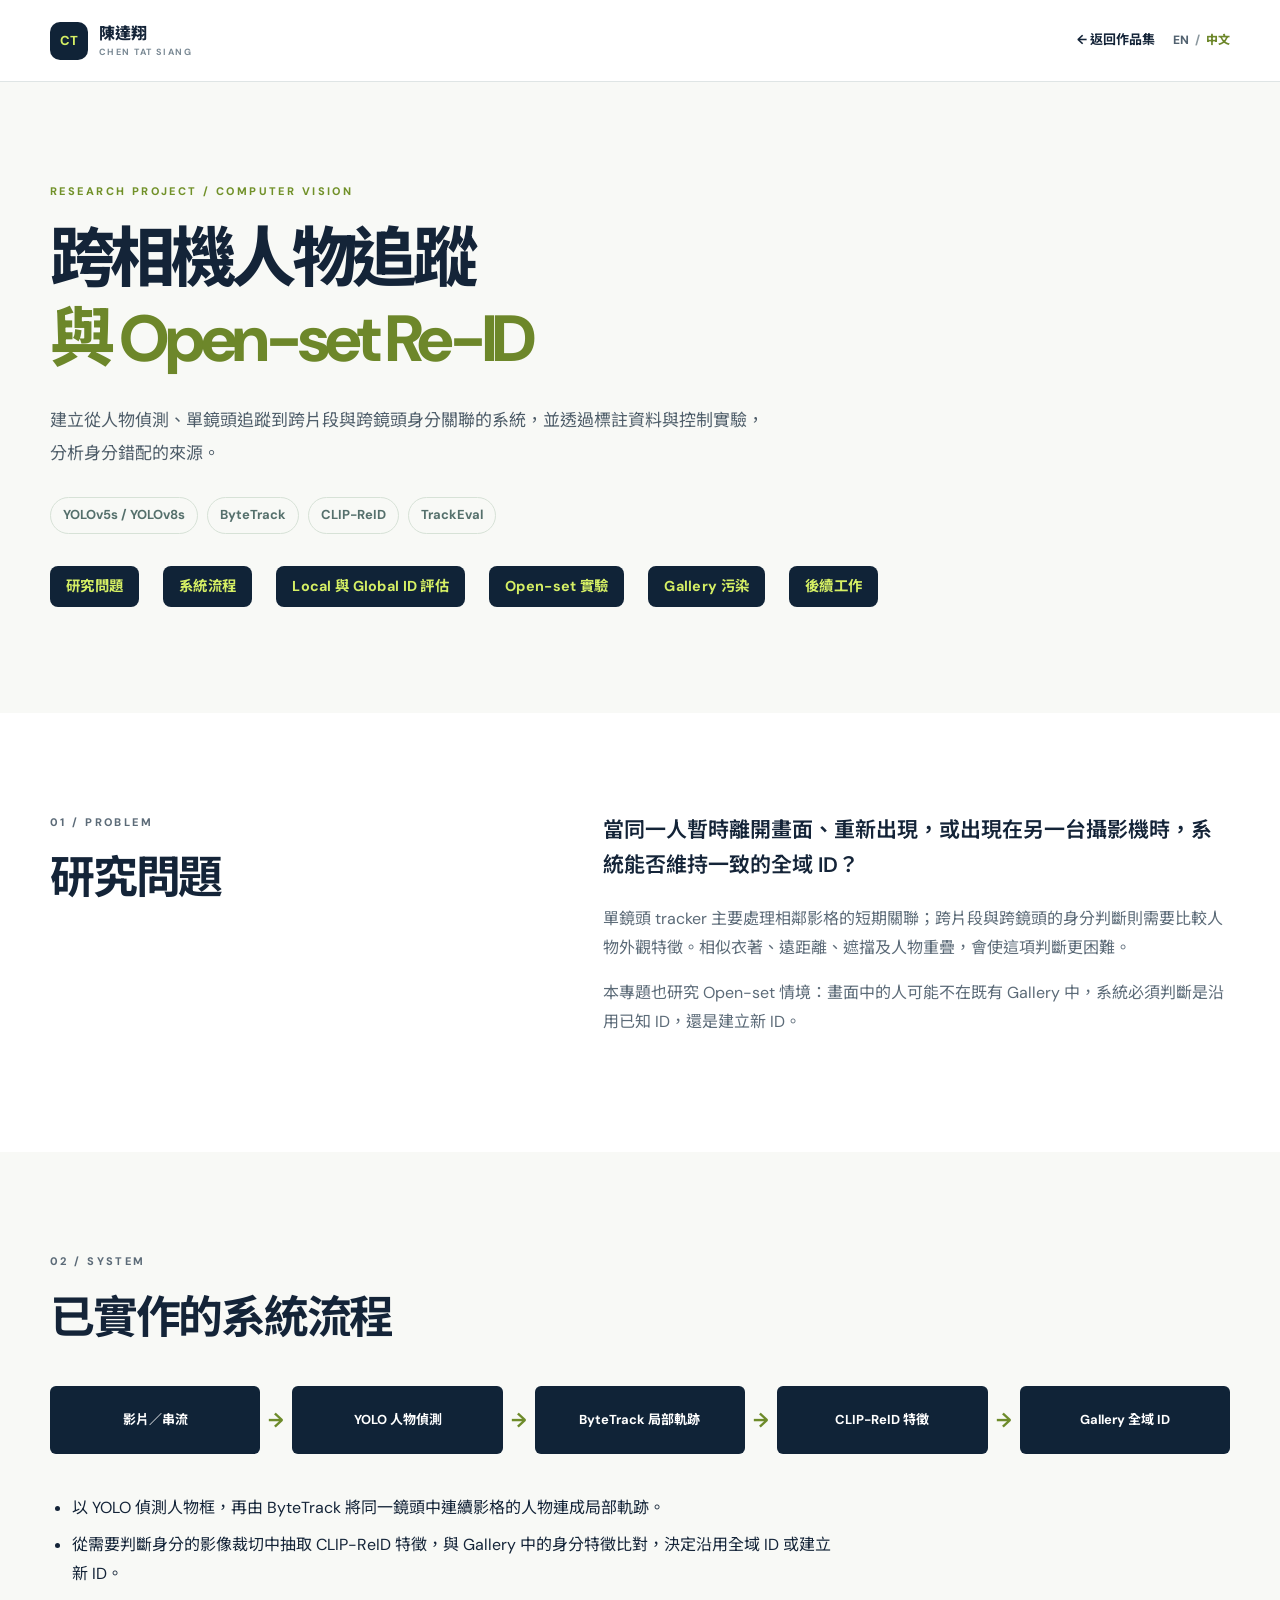
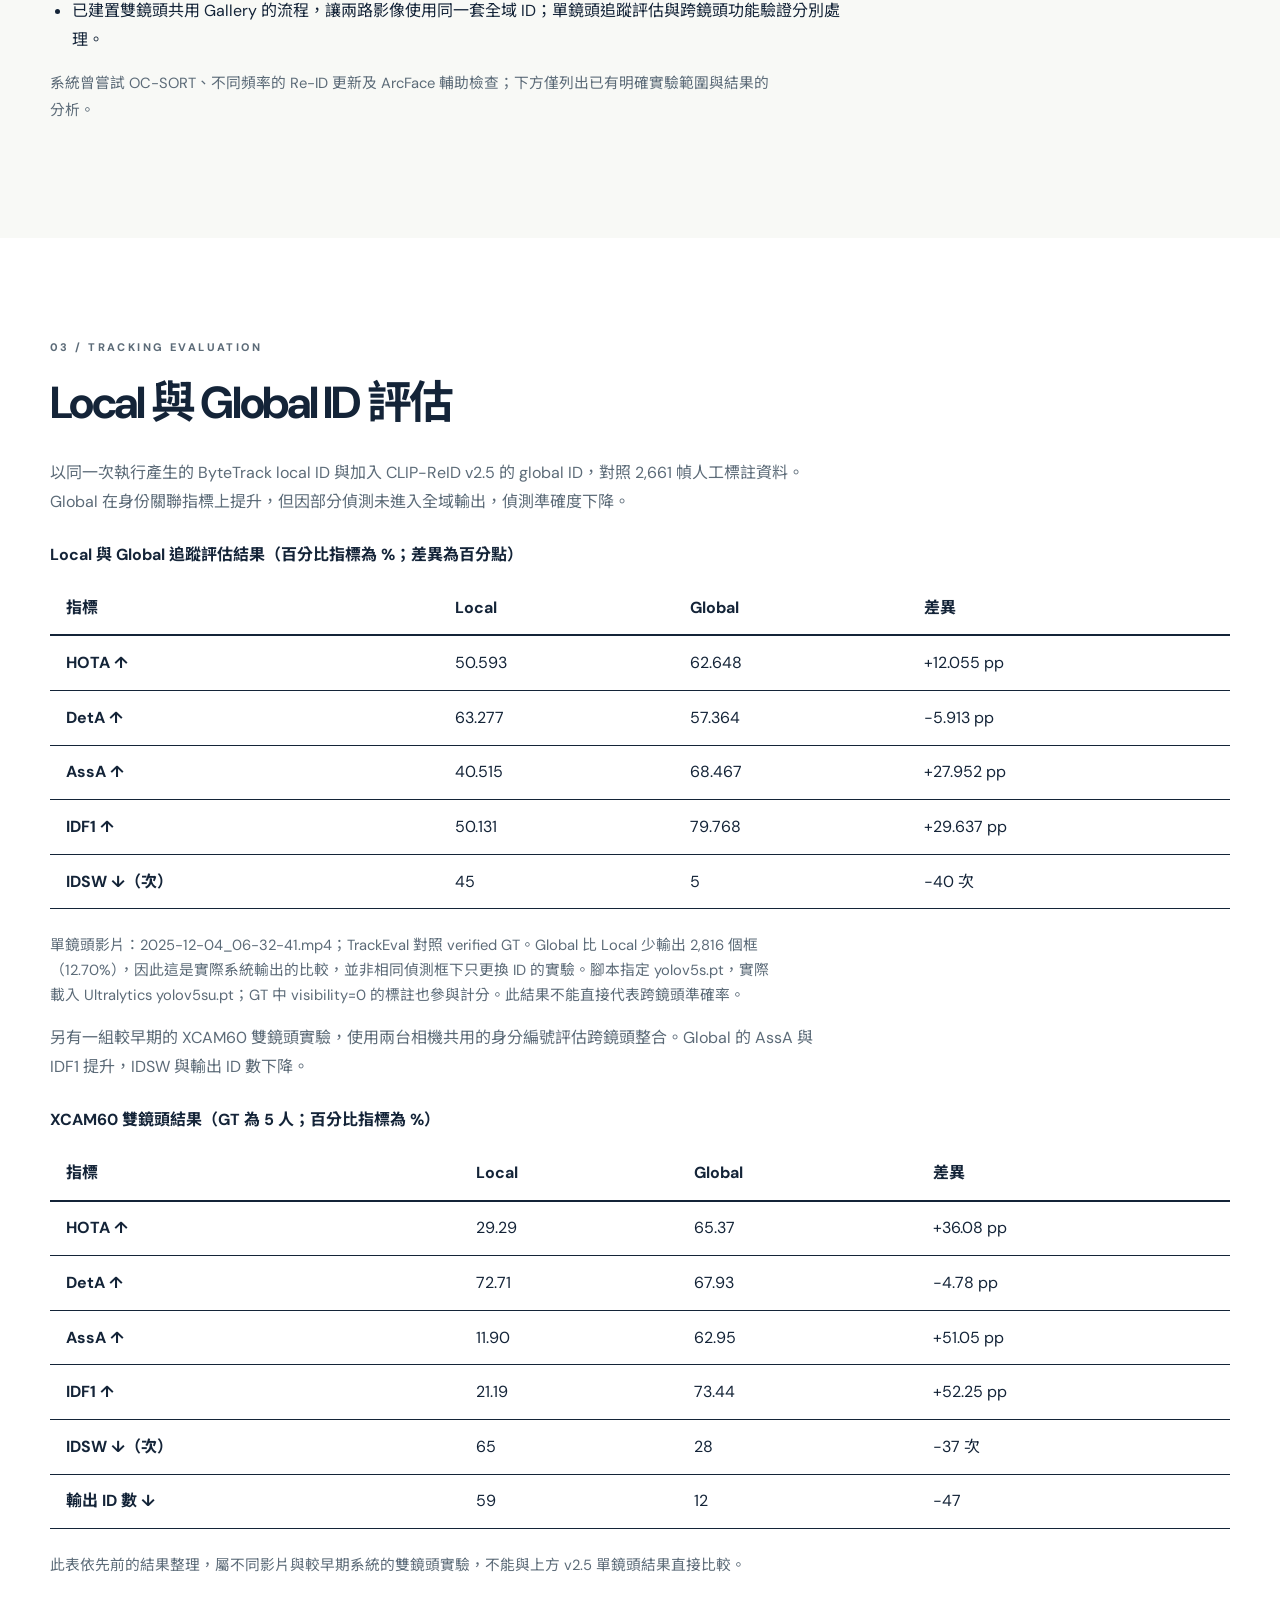
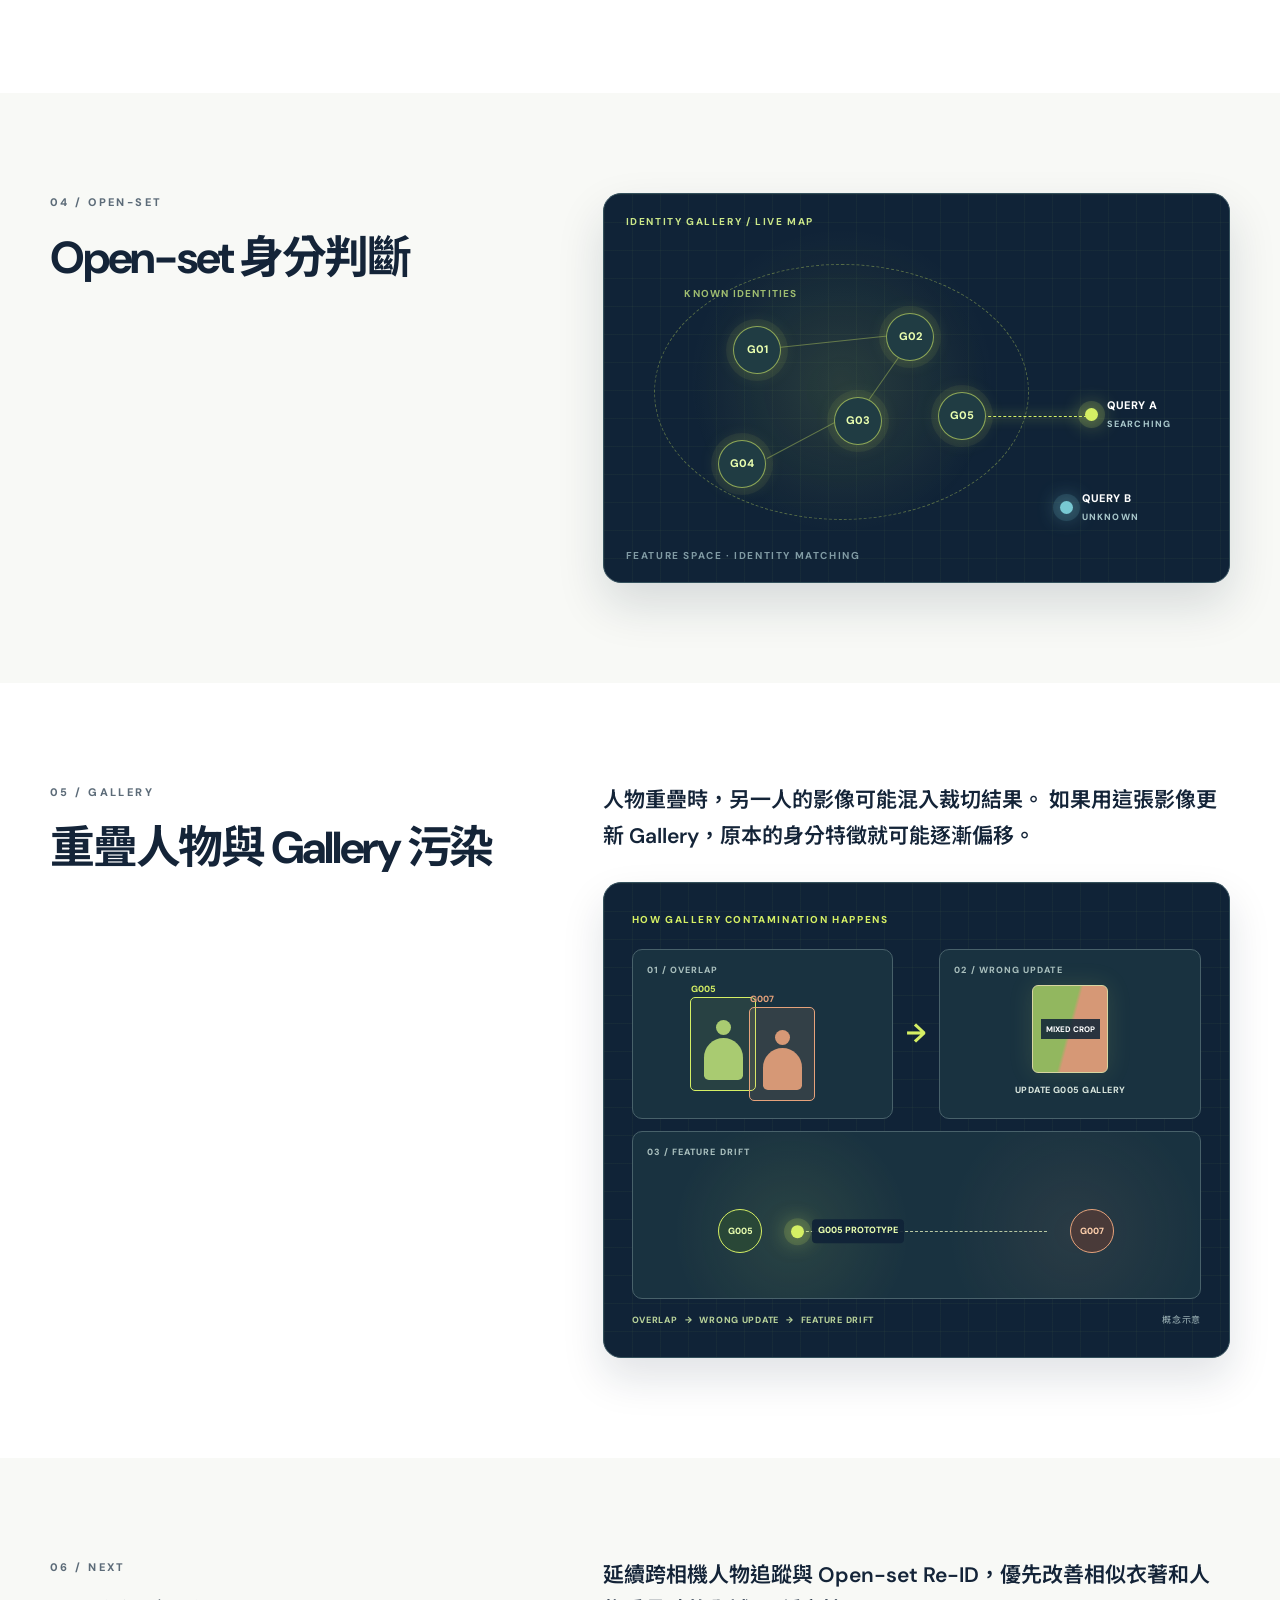
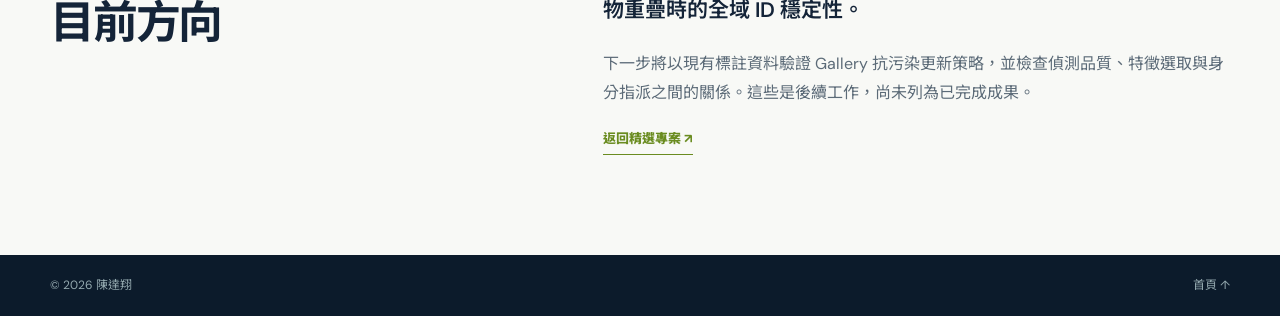
<file: projects/reid-zh.html>
<!doctype html>
<html lang="zh-Hant">
<head>
  <meta charset="utf-8">
  <meta name="viewport" content="width=device-width, initial-scale=1">
  <meta name="description" content="陳達翔的跨相機人物追蹤與 Open-set Re-ID 專題：系統流程、偵測器比較、未知身分辨識及 Gallery 污染分析。">
  <title>跨相機人物追蹤與 Open-set Re-ID｜陳達翔</title>
  <link rel="alternate" hreflang="en" href="reid.html">
  <link rel="alternate" hreflang="zh-Hant" href="reid-zh.html">
  <link rel="stylesheet" href="../assets/style.css">
  <style>
    .project-nav { display: flex; flex-wrap: wrap; gap: .75rem 1.5rem; margin-top: 2rem; }
    .project-nav a { color: inherit; text-underline-offset: .25em; }
    .detail-copy { max-width: 72ch; }
    .detail-copy p, .detail-copy li { line-height: 1.8; }
    .detail-copy ul { padding-left: 1.4em; }
    .detail-copy li + li { margin-top: .5em; }
    .pipeline { display: grid; grid-template-columns: repeat(5, minmax(0, 1fr)); gap: 32px; }
    .pipeline span { position: relative; display: grid; place-items: center; min-width: 0; }
    .pipeline span + span::before {
      content: '→';
      position: absolute;
      left: -28px;
      top: 50%;
      width: 24px;
      margin: 0;
      transform: translateY(-50%);
      color: #6d8b2a;
      font-size: 20px;
      text-align: center;
    }
    @media (max-width: 760px) {
      .pipeline { grid-template-columns: 1fr; gap: 34px; }
      .pipeline span + span::before {
        left: 50%;
        top: -29px;
        transform: translateX(-50%);
        content: '↓';
      }
    }
    .result-table-wrap { overflow-x: auto; margin: 1.5rem 0; }
    .result-table { border-collapse: collapse; width: 100%; min-width: 34rem; font-variant-numeric: tabular-nums; }
    .result-table th, .result-table td { padding: .8rem 1rem; border-bottom: 1px solid currentColor; text-align: left; }
    .result-table thead th { border-bottom-width: 2px; }
    .result-table caption { text-align: left; margin-bottom: .75rem; font-weight: 700; }
    .result-table td:first-child { font-weight: 700; }
    .detail-note { max-width: 72ch; font-size: .92rem; line-height: 1.7; }
  </style>
</head>
<body>
  <a class="skip" href="#main">跳至主要內容</a>
  <header class="site-header">
    <a class="brand" href="../index-zh.html" aria-label="陳達翔，返回首頁">
      <span class="brand-mark">CT</span><span>陳達翔 <small>CHEN TAT SIANG</small></span>
    </a>
    <div class="header-actions">
    <a class="back-link" href="../index-zh.html#projects">← 返回作品集</a>
      <span class="language-switch" aria-label="語言切換"><a href="reid.html" data-lang-switch lang="en">EN</a><span aria-hidden="true">/</span><a href="reid-zh.html" data-lang-switch aria-current="page" lang="zh-Hant">中文</a></span>
    </div>
  </header>

  <main id="main">
    <section class="detail-hero wrap" aria-labelledby="project-title">
      <p class="eyebrow">RESEARCH PROJECT / COMPUTER VISION</p>
      <h1 id="project-title">跨相機人物追蹤<br><em>與 Open-set Re-ID</em></h1>
      <p class="lead">建立從人物偵測、單鏡頭追蹤到跨片段與跨鏡頭身分關聯的系統，並透過標註資料與控制實驗，分析身分錯配的來源。</p>
      <div class="tag-row" aria-label="使用技術">
        <span>YOLOv5s / YOLOv8s</span><span>ByteTrack</span><span>CLIP-ReID</span><span>TrackEval</span>
      </div>
      <nav class="project-nav" aria-label="本頁導覽">
        <a href="#problem">研究問題</a><a href="#system">系統流程</a><a href="#evaluation">Local 與 Global ID 評估</a><a href="#open-set">Open-set 實驗</a><a href="#gallery">Gallery 污染</a><a href="#next">後續工作</a>
      </nav>
    </section>

    <section id="problem" class="section light" aria-labelledby="problem-title">
      <div class="wrap detail-grid">
        <div><p class="eyebrow">01 / PROBLEM</p><h2 id="problem-title">研究問題</h2></div>
        <div class="detail-copy">
          <p class="body-large">當同一人暫時離開畫面、重新出現，或出現在另一台攝影機時，系統能否維持一致的全域 ID？</p>
          <p>單鏡頭 tracker 主要處理相鄰影格的短期關聯；跨片段與跨鏡頭的身分判斷則需要比較人物外觀特徵。相似衣著、遠距離、遮擋及人物重疊，會使這項判斷更困難。</p>
          <p>本專題也研究 Open-set 情境：畫面中的人可能不在既有 Gallery 中，系統必須判斷是沿用已知 ID，還是建立新 ID。</p>
        </div>
      </div>
    </section>

    <section id="system" class="section" aria-labelledby="system-title">
      <div class="wrap">
        <p class="eyebrow">02 / SYSTEM</p><h2 id="system-title">已實作的系統流程</h2>
        <div class="pipeline" aria-label="處理流程">
          <span>影片／串流</span><span>YOLO 人物偵測</span><span>ByteTrack 局部軌跡</span><span>CLIP-ReID 特徵</span><span>Gallery 全域 ID</span>
        </div>
        <div class="detail-copy">
          <ul>
            <li>以 YOLO 偵測人物框，再由 ByteTrack 將同一鏡頭中連續影格的人物連成局部軌跡。</li>
            <li>從需要判斷身分的影像裁切中抽取 CLIP-ReID 特徵，與 Gallery 中的身分特徵比對，決定沿用全域 ID 或建立新 ID。</li>
            <li>已建置雙鏡頭共用 Gallery 的流程，讓兩路影像使用同一套全域 ID；單鏡頭追蹤評估與跨鏡頭功能驗證分別處理。</li>
          </ul>
          <p class="detail-note muted">系統曾嘗試 OC-SORT、不同頻率的 Re-ID 更新及 ArcFace 輔助檢查；下方僅列出已有明確實驗範圍與結果的分析。</p>
        </div>
      </div>
    </section>

    <section id="evaluation" class="section light" aria-labelledby="evaluation-title">
      <div class="wrap">
        <p class="eyebrow">03 / TRACKING EVALUATION</p><h2 id="evaluation-title">Local 與 Global ID 評估</h2>
        <div class="detail-copy">
          <p>以同一次執行產生的 ByteTrack local ID 與加入 CLIP-ReID v2.5 的 global ID，對照 2,661 幀人工標註資料。Global 在身份關聯指標上提升，但因部分偵測未進入全域輸出，偵測準確度下降。</p>
        </div>
        <div class="result-table-wrap">
          <table class="result-table">
            <caption>Local 與 Global 追蹤評估結果（百分比指標為 %；差異為百分點）</caption>
            <thead><tr><th scope="col">指標</th><th scope="col">Local</th><th scope="col">Global</th><th scope="col">差異</th></tr></thead>
            <tbody>
              <tr><td>HOTA ↑</td><td>50.593</td><td>62.648</td><td>+12.055 pp</td></tr>
              <tr><td>DetA ↑</td><td>63.277</td><td>57.364</td><td>−5.913 pp</td></tr>
              <tr><td>AssA ↑</td><td>40.515</td><td>68.467</td><td>+27.952 pp</td></tr>
              <tr><td>IDF1 ↑</td><td>50.131</td><td>79.768</td><td>+29.637 pp</td></tr>
              <tr><td>IDSW ↓（次）</td><td>45</td><td>5</td><td>−40 次</td></tr>
            </tbody>
          </table>
        </div>
        <p class="detail-note muted">單鏡頭影片：2025-12-04_06-32-41.mp4；TrackEval 對照 verified GT。Global 比 Local 少輸出 2,816 個框（12.70%），因此這是實際系統輸出的比較，並非相同偵測框下只更換 ID 的實驗。腳本指定 yolov5s.pt，實際載入 Ultralytics yolov5su.pt；GT 中 visibility=0 的標註也參與計分。此結果不能直接代表跨鏡頭準確率。</p>
        <div class="detail-copy">
          <p>另有一組較早期的 XCAM60 雙鏡頭實驗，使用兩台相機共用的身分編號評估跨鏡頭整合。Global 的 AssA 與 IDF1 提升，IDSW 與輸出 ID 數下降。</p>
        </div>
        <div class="result-table-wrap">
          <table class="result-table">
            <caption>XCAM60 雙鏡頭結果（GT 為 5 人；百分比指標為 %）</caption>
            <thead><tr><th scope="col">指標</th><th scope="col">Local</th><th scope="col">Global</th><th scope="col">差異</th></tr></thead>
            <tbody>
              <tr><td>HOTA ↑</td><td>29.29</td><td>65.37</td><td>+36.08 pp</td></tr>
              <tr><td>DetA ↑</td><td>72.71</td><td>67.93</td><td>−4.78 pp</td></tr>
              <tr><td>AssA ↑</td><td>11.90</td><td>62.95</td><td>+51.05 pp</td></tr>
              <tr><td>IDF1 ↑</td><td>21.19</td><td>73.44</td><td>+52.25 pp</td></tr>
              <tr><td>IDSW ↓（次）</td><td>65</td><td>28</td><td>−37 次</td></tr>
              <tr><td>輸出 ID 數 ↓</td><td>59</td><td>12</td><td>−47</td></tr>
            </tbody>
          </table>
        </div>
        <p class="detail-note muted">此表依先前的結果整理，屬不同影片與較早期系統的雙鏡頭實驗，不能與上方 v2.5 單鏡頭結果直接比較。</p>
      </div>
    </section>

    <section id="open-set" class="section" aria-labelledby="open-set-title">
      <div class="wrap detail-grid">
        <div>
          <p class="eyebrow">04 / OPEN-SET</p>
          <h2 id="open-set-title">Open-set 身分判斷</h2>
        </div>

        <div class="open-map" role="img"
            aria-label="Gallery 星圖示意：已知身分組成節點，一個查詢人物與既有節點關聯，另一個查詢人物位於 Gallery 之外。">
          <span class="open-map-caption">IDENTITY GALLERY / LIVE MAP</span>

          <div class="open-map-zone" aria-hidden="true">
            <span class="open-map-zone-label">KNOWN IDENTITIES</span>

            <span class="open-map-node node-1">G01</span>
            <span class="open-map-node node-2">G02</span>
            <span class="open-map-node node-3">G03</span>
            <span class="open-map-node node-4">G04</span>
            <span class="open-map-node node-5">G05</span>

            <span class="open-map-line line-1"></span>
            <span class="open-map-line line-2"></span>
            <span class="open-map-line line-3"></span>
          </div>

          <span class="open-map-match-line" aria-hidden="true"></span>

          <div class="open-map-query query-match" aria-hidden="true">
            <span class="open-map-query-dot"></span>
            <span class="query-before">QUERY A <small>SEARCHING</small></span>
            <span class="query-after">G05 <small>MATCHED</small></span>
          </div>

          <div class="open-map-query query-new" aria-hidden="true">
            <span class="open-map-query-dot"></span>
            <span>QUERY B <small>UNKNOWN</small></span>
          </div>

          <span class="open-map-coordinate">FEATURE SPACE · IDENTITY MATCHING</span>
        </div>
      </div>
    </section>

    <section id="gallery" class="section light" aria-labelledby="gallery-title">
      <div class="wrap detail-grid">
        <div>
          <p class="eyebrow">05 / GALLERY</p>
          <h2 id="gallery-title">重疊人物與 Gallery 污染</h2>
        </div>

        <div class="detail-copy">
          <p class="body-large">
            人物重疊時，另一人的影像可能混入裁切結果。
            如果用這張影像更新 Gallery，原本的身分特徵就可能逐漸偏移。
          </p>

          <figure class="gallery-demo" role="img"
            aria-label="Gallery 污染示意：G005 與 G007 的人物框重疊，混合的裁切影像被用來更新 G005，使 G005 的代表特徵朝 G007 的方向偏移。">

            <figcaption>HOW GALLERY CONTAMINATION HAPPENS</figcaption>

            <div class="gallery-demo-source" aria-hidden="true">
              <div class="gallery-demo-overlap">
                <span class="gallery-demo-step">01 / OVERLAP</span>
                <div class="gallery-demo-frame frame-g005">
                  <span>G005</span>
                  <i class="gallery-demo-person"></i>
                </div>
                <div class="gallery-demo-frame frame-g007">
                  <span>G007</span>
                  <i class="gallery-demo-person"></i>
                </div>
              </div>

              <span class="gallery-demo-arrow">→</span>

              <div class="gallery-demo-update">
                <span class="gallery-demo-step">02 / WRONG UPDATE</span>
                <div class="gallery-demo-crop">
                  <span>MIXED CROP</span>
                </div>
                <small>UPDATE G005 GALLERY</small>
              </div>
            </div>

            <div class="gallery-demo-space" aria-hidden="true">
              <span class="gallery-demo-step">03 / FEATURE DRIFT</span>
              <span class="gallery-demo-anchor anchor-g005">G005</span>
              <span class="gallery-demo-anchor anchor-g007">G007</span>
              <span class="gallery-demo-path"></span>
              <span class="gallery-demo-prototype">
                <i></i>
                <small>G005 PROTOTYPE</small>
              </span>
            </div>

            <div class="gallery-demo-foot">
              <span>OVERLAP</span>
              <span>→</span>
              <span>WRONG UPDATE</span>
              <span>→</span>
              <span>FEATURE DRIFT</span>
              <small>概念示意</small>
            </div>
          </figure>
        </div>
      </div>
    </section>

    <section id="next" class="section" aria-labelledby="next-title">
      <div class="wrap detail-grid">
        <div><p class="eyebrow">06 / NEXT</p><h2 id="next-title">目前方向</h2></div>
        <div class="detail-copy">
          <p class="body-large">延續跨相機人物追蹤與 Open-set Re-ID，優先改善相似衣著和人物重疊時的全域 ID 穩定性。</p>
          <p>下一步將以現有標註資料驗證 Gallery 抗污染更新策略，並檢查偵測品質、特徵選取與身分指派之間的關係。這些是後續工作，尚未列為已完成成果。</p>
          <a class="text-link" href="../index-zh.html#projects">返回精選專案 ↗</a>
        </div>
      </div>
    </section>
  </main>
  <footer class="footer"><div class="wrap"><span>© <span id="year"></span> 陳達翔</span><a href="../index-zh.html">首頁 ↑</a></div></footer>
  <script src="../assets/main.js"></script>
</body>
</html>
</file>
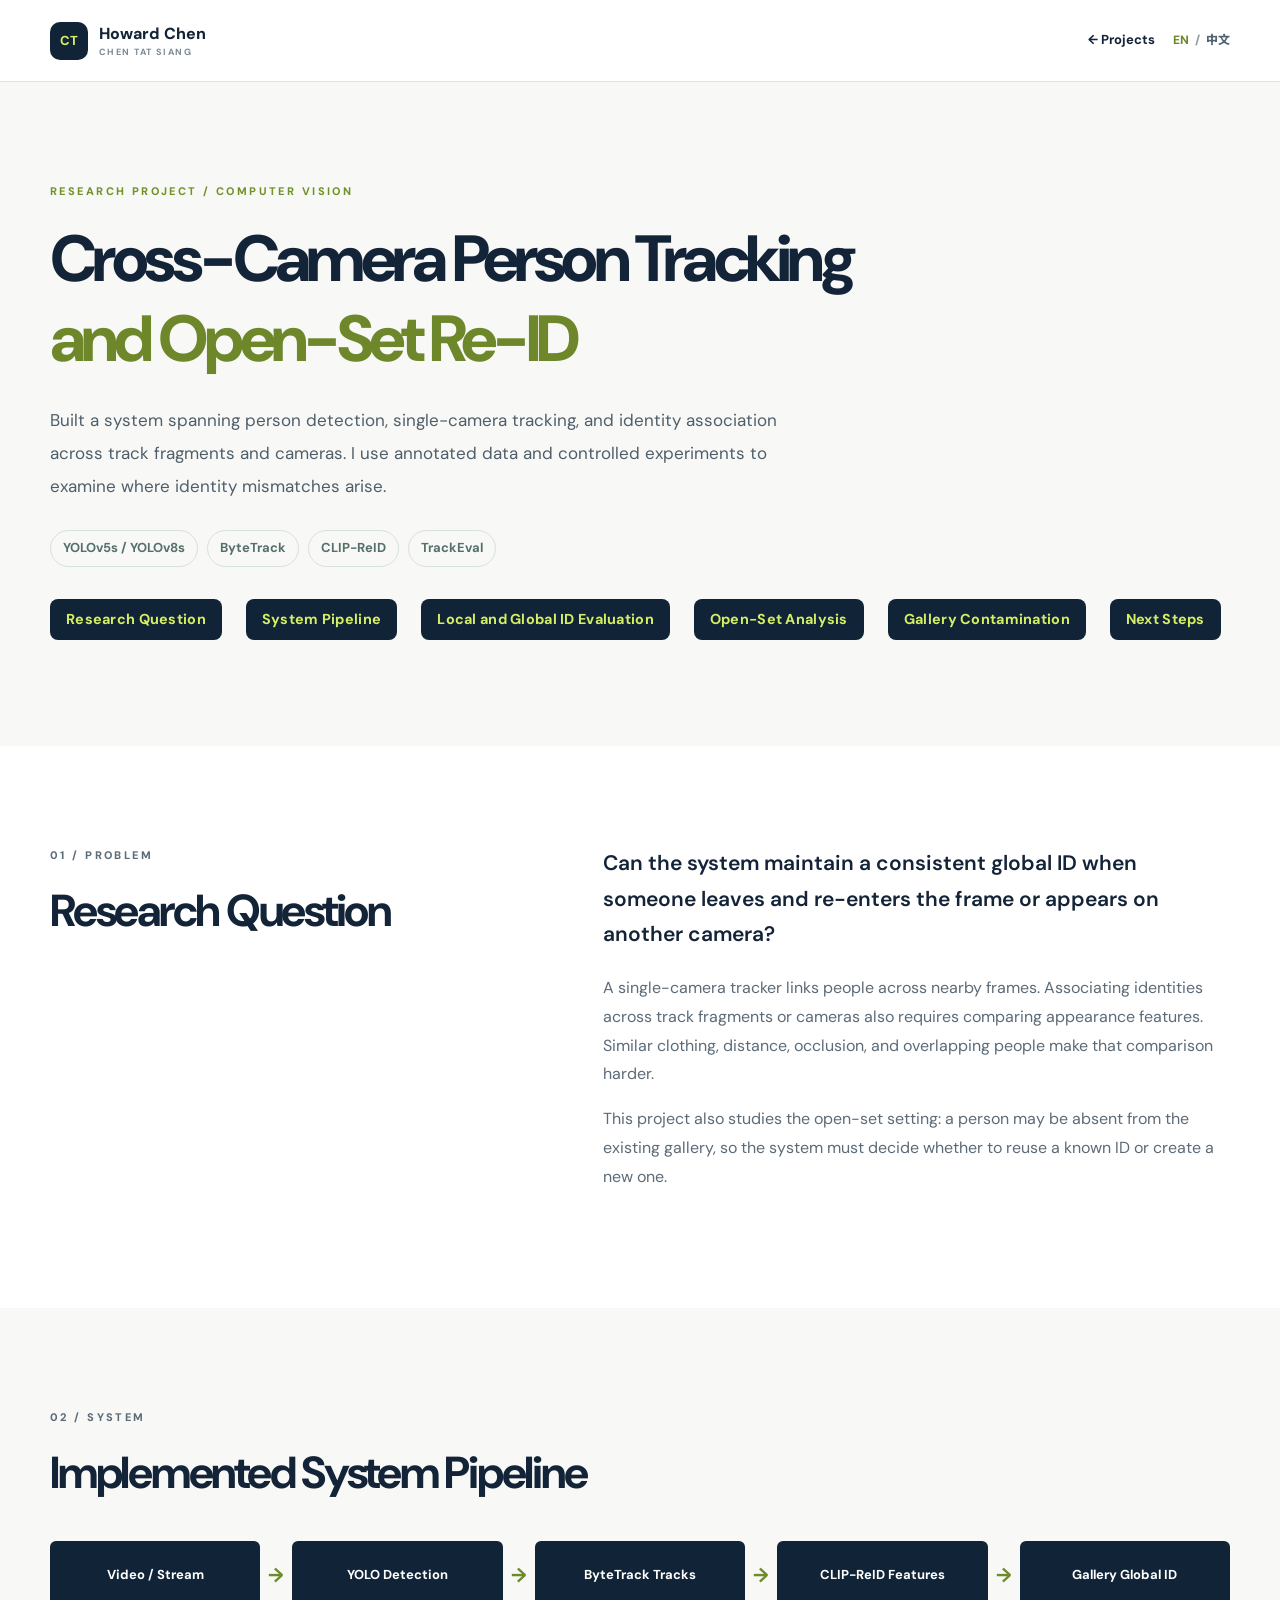
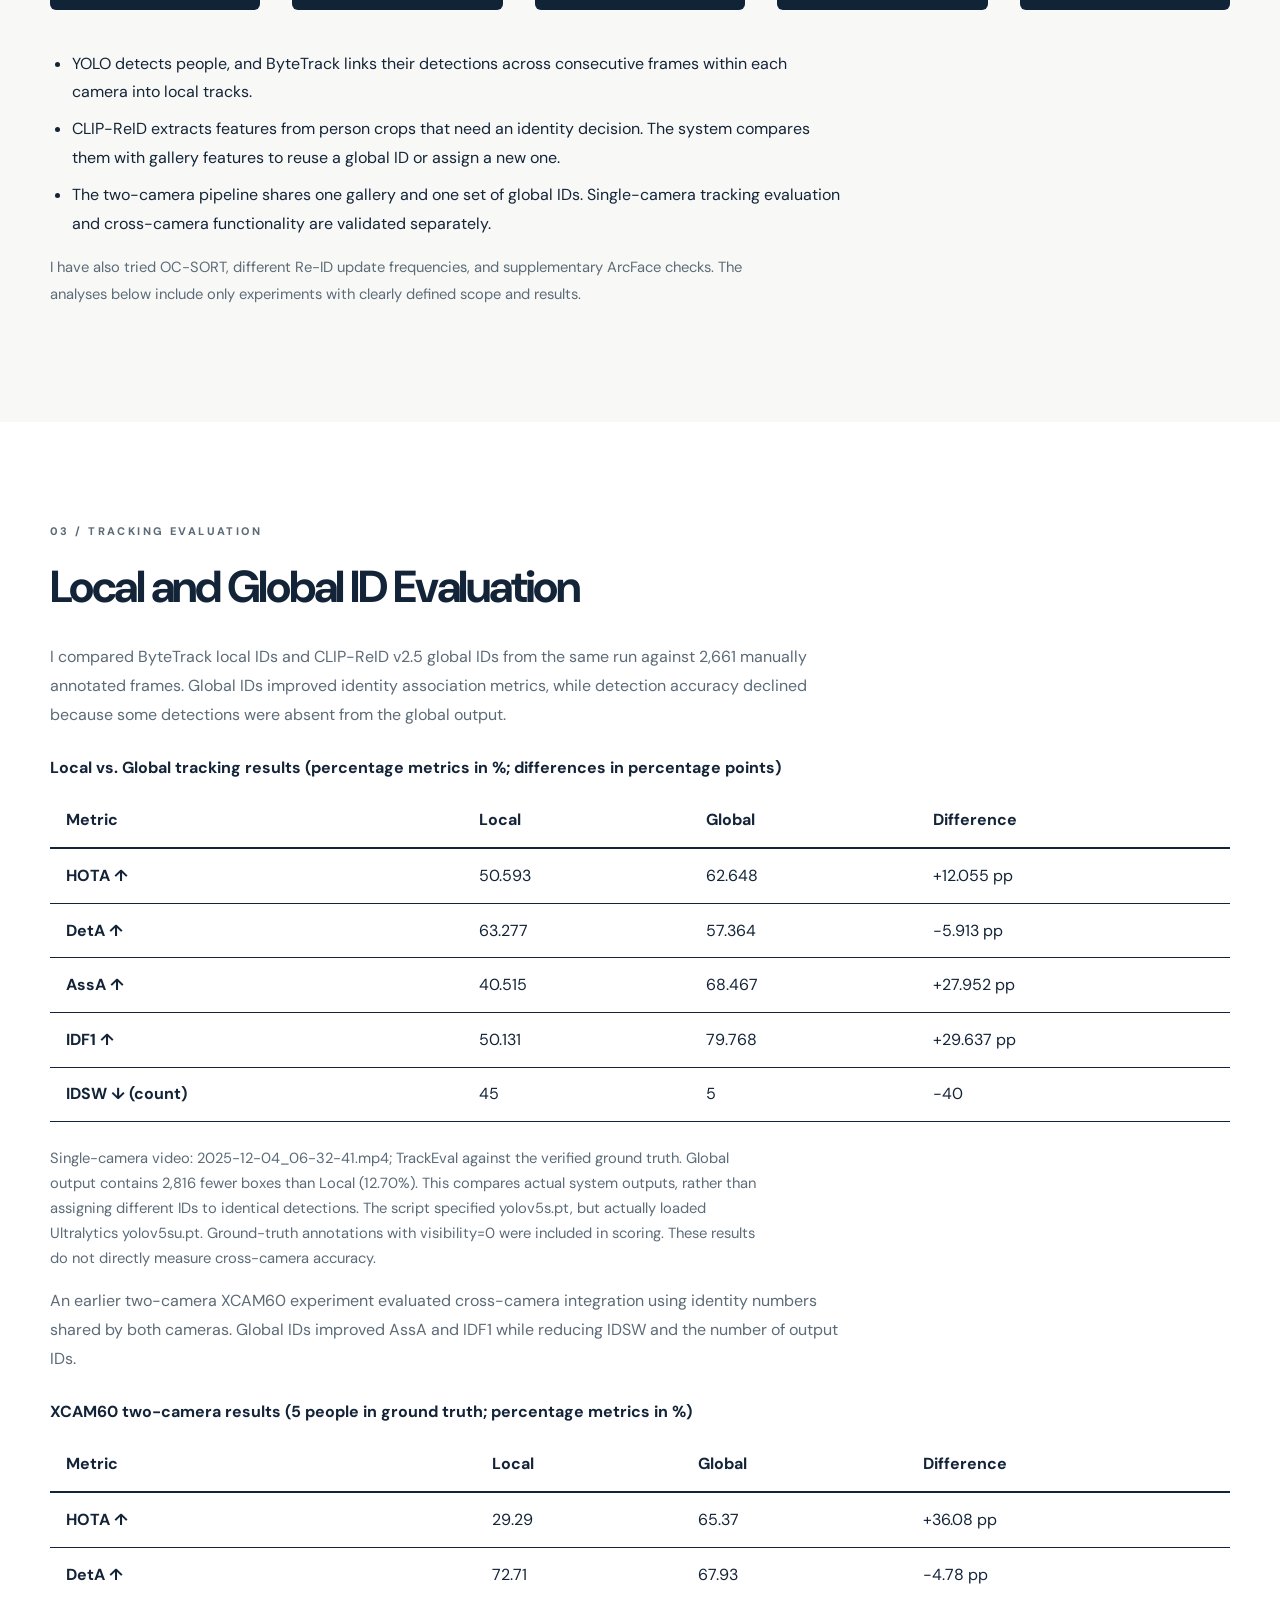
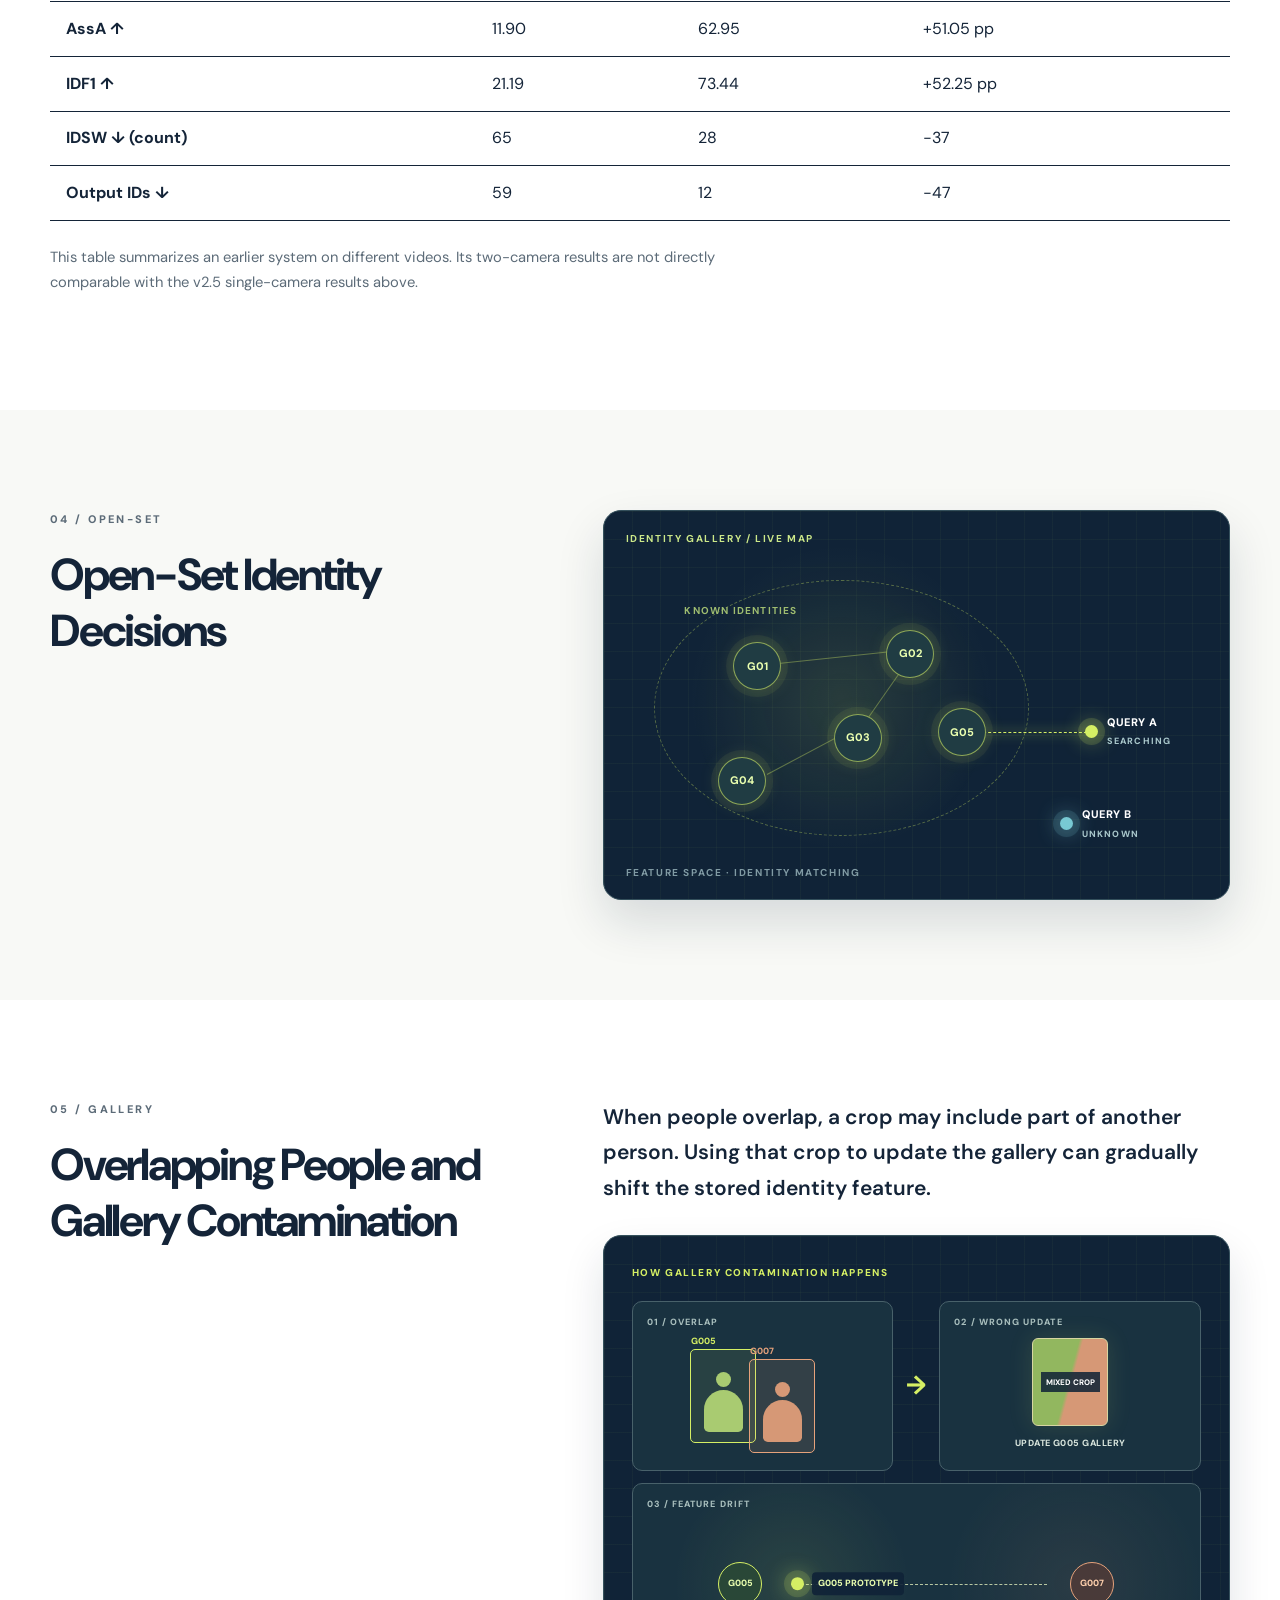
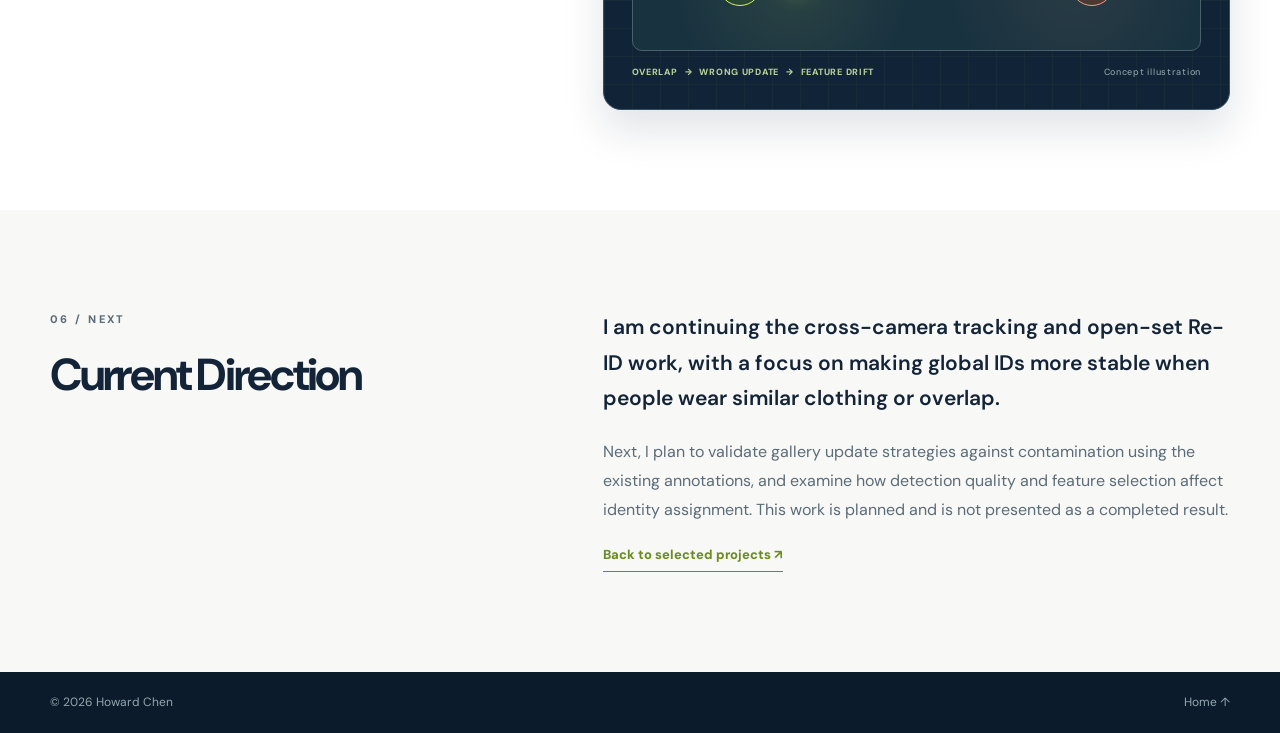
<file: projects/reid.html>
<!doctype html>
<html lang="en">
<head>
  <meta charset="utf-8">
  <meta name="viewport" content="width=device-width, initial-scale=1">
  <meta name="description" content="Howard Chen’s cross-camera tracking and open-set Re-ID project: system pipeline, tracking evaluation, identity decisions, and gallery contamination.">
  <title>Cross-Camera Person Tracking and Open-Set Re-ID | Howard Chen</title>
  <link rel="alternate" hreflang="en" href="reid.html">
  <link rel="alternate" hreflang="zh-Hant" href="reid-zh.html">
  <link rel="stylesheet" href="../assets/style.css">
  <style>
    .project-nav { display: flex; flex-wrap: wrap; gap: .75rem 1.5rem; margin-top: 2rem; }
    .project-nav a { color: inherit; text-underline-offset: .25em; }
    .detail-copy { max-width: 72ch; }
    .detail-copy p, .detail-copy li { line-height: 1.8; }
    .detail-copy ul { padding-left: 1.4em; }
    .detail-copy li + li { margin-top: .5em; }
    .pipeline { display: grid; grid-template-columns: repeat(5, minmax(0, 1fr)); gap: 32px; }
    .pipeline span { position: relative; display: grid; place-items: center; min-width: 0; }
    .pipeline span + span::before {
      content: '→';
      position: absolute;
      left: -28px;
      top: 50%;
      width: 24px;
      margin: 0;
      transform: translateY(-50%);
      color: #6d8b2a;
      font-size: 20px;
      text-align: center;
    }
    @media (max-width: 760px) {
      .pipeline { grid-template-columns: 1fr; gap: 34px; }
      .pipeline span + span::before {
        left: 50%;
        top: -29px;
        transform: translateX(-50%);
        content: '↓';
      }
    }
    .result-table-wrap { overflow-x: auto; margin: 1.5rem 0; }
    .result-table { border-collapse: collapse; width: 100%; min-width: 34rem; font-variant-numeric: tabular-nums; }
    .result-table th, .result-table td { padding: .8rem 1rem; border-bottom: 1px solid currentColor; text-align: left; }
    .result-table thead th { border-bottom-width: 2px; }
    .result-table caption { text-align: left; margin-bottom: .75rem; font-weight: 700; }
    .result-table td:first-child { font-weight: 700; }
    .detail-note { max-width: 72ch; font-size: .92rem; line-height: 1.7; }
  </style>
</head>
<body>
  <a class="skip" href="#main">Skip to main content</a>
  <header class="site-header">
    <a class="brand" href="../index.html" aria-label="Howard Chen, return to home">
      <span class="brand-mark">CT</span><span>Howard Chen <small>CHEN TAT SIANG</small></span>
    </a>
    <div class="header-actions">
    <a class="back-link" href="../index.html#projects">← Projects</a>
      <span class="language-switch" aria-label="Language"><a href="reid.html" data-lang-switch aria-current="page" lang="en">EN</a><span aria-hidden="true">/</span><a href="reid-zh.html" data-lang-switch lang="zh-Hant">中文</a></span>
    </div>
  </header>

  <main id="main">
    <section class="detail-hero wrap" aria-labelledby="project-title">
      <p class="eyebrow">RESEARCH PROJECT / COMPUTER VISION</p>
      <h1 id="project-title">Cross-Camera Person Tracking<br><em>and Open-Set Re-ID</em></h1>
      <p class="lead">Built a system spanning person detection, single-camera tracking, and identity association across track fragments and cameras. I use annotated data and controlled experiments to examine where identity mismatches arise.</p>
      <div class="tag-row" aria-label="Technologies used">
        <span>YOLOv5s / YOLOv8s</span><span>ByteTrack</span><span>CLIP-ReID</span><span>TrackEval</span>
      </div>
      <nav class="project-nav" aria-label="On this page">
        <a href="#problem">Research Question</a><a href="#system">System Pipeline</a><a href="#evaluation">Local and Global ID Evaluation</a><a href="#open-set">Open-Set Analysis</a><a href="#gallery">Gallery Contamination</a><a href="#next">Next Steps</a>
      </nav>
    </section>

    <section id="problem" class="section light" aria-labelledby="problem-title">
      <div class="wrap detail-grid">
        <div><p class="eyebrow">01 / PROBLEM</p><h2 id="problem-title">Research Question</h2></div>
        <div class="detail-copy">
          <p class="body-large">Can the system maintain a consistent global ID when someone leaves and re-enters the frame or appears on another camera?</p>
          <p>A single-camera tracker links people across nearby frames. Associating identities across track fragments or cameras also requires comparing appearance features. Similar clothing, distance, occlusion, and overlapping people make that comparison harder.</p>
          <p>This project also studies the open-set setting: a person may be absent from the existing gallery, so the system must decide whether to reuse a known ID or create a new one.</p>
        </div>
      </div>
    </section>

    <section id="system" class="section" aria-labelledby="system-title">
      <div class="wrap">
        <p class="eyebrow">02 / SYSTEM</p><h2 id="system-title">Implemented System Pipeline</h2>
        <div class="pipeline" aria-label="Processing pipeline">
          <span>Video / Stream</span><span>YOLO Detection</span><span>ByteTrack Tracks</span><span>CLIP-ReID Features</span><span>Gallery Global ID</span>
        </div>
        <div class="detail-copy">
          <ul>
            <li>YOLO detects people, and ByteTrack links their detections across consecutive frames within each camera into local tracks.</li>
            <li>CLIP-ReID extracts features from person crops that need an identity decision. The system compares them with gallery features to reuse a global ID or assign a new one.</li>
            <li>The two-camera pipeline shares one gallery and one set of global IDs. Single-camera tracking evaluation and cross-camera functionality are validated separately.</li>
          </ul>
          <p class="detail-note muted">I have also tried OC-SORT, different Re-ID update frequencies, and supplementary ArcFace checks. The analyses below include only experiments with clearly defined scope and results.</p>
        </div>
      </div>
    </section>

    <section id="evaluation" class="section light" aria-labelledby="evaluation-title">
      <div class="wrap">
        <p class="eyebrow">03 / TRACKING EVALUATION</p><h2 id="evaluation-title">Local and Global ID Evaluation</h2>
        <div class="detail-copy">
          <p>I compared ByteTrack local IDs and CLIP-ReID v2.5 global IDs from the same run against 2,661 manually annotated frames. Global IDs improved identity association metrics, while detection accuracy declined because some detections were absent from the global output.</p>
        </div>
        <div class="result-table-wrap">
          <table class="result-table">
            <caption>Local vs. Global tracking results (percentage metrics in %; differences in percentage points)</caption>
            <thead><tr><th scope="col">Metric</th><th scope="col">Local</th><th scope="col">Global</th><th scope="col">Difference</th></tr></thead>
            <tbody>
              <tr><td>HOTA ↑</td><td>50.593</td><td>62.648</td><td>+12.055 pp</td></tr>
              <tr><td>DetA ↑</td><td>63.277</td><td>57.364</td><td>−5.913 pp</td></tr>
              <tr><td>AssA ↑</td><td>40.515</td><td>68.467</td><td>+27.952 pp</td></tr>
              <tr><td>IDF1 ↑</td><td>50.131</td><td>79.768</td><td>+29.637 pp</td></tr>
              <tr><td>IDSW ↓ (count)</td><td>45</td><td>5</td><td>−40</td></tr>
            </tbody>
          </table>
        </div>
        <p class="detail-note muted">Single-camera video: 2025-12-04_06-32-41.mp4; TrackEval against the verified ground truth. Global output contains 2,816 fewer boxes than Local (12.70%). This compares actual system outputs, rather than assigning different IDs to identical detections. The script specified yolov5s.pt, but actually loaded Ultralytics yolov5su.pt. Ground-truth annotations with visibility=0 were included in scoring. These results do not directly measure cross-camera accuracy.</p>
        <div class="detail-copy">
          <p>An earlier two-camera XCAM60 experiment evaluated cross-camera integration using identity numbers shared by both cameras. Global IDs improved AssA and IDF1 while reducing IDSW and the number of output IDs.</p>
        </div>
        <div class="result-table-wrap">
          <table class="result-table">
            <caption>XCAM60 two-camera results (5 people in ground truth; percentage metrics in %)</caption>
            <thead><tr><th scope="col">Metric</th><th scope="col">Local</th><th scope="col">Global</th><th scope="col">Difference</th></tr></thead>
            <tbody>
              <tr><td>HOTA ↑</td><td>29.29</td><td>65.37</td><td>+36.08 pp</td></tr>
              <tr><td>DetA ↑</td><td>72.71</td><td>67.93</td><td>−4.78 pp</td></tr>
              <tr><td>AssA ↑</td><td>11.90</td><td>62.95</td><td>+51.05 pp</td></tr>
              <tr><td>IDF1 ↑</td><td>21.19</td><td>73.44</td><td>+52.25 pp</td></tr>
              <tr><td>IDSW ↓ (count)</td><td>65</td><td>28</td><td>−37</td></tr>
              <tr><td>Output IDs ↓</td><td>59</td><td>12</td><td>−47</td></tr>
            </tbody>
          </table>
        </div>
        <p class="detail-note muted">This table summarizes an earlier system on different videos. Its two-camera results are not directly comparable with the v2.5 single-camera results above.</p>
      </div>
    </section>

    <section id="open-set" class="section" aria-labelledby="open-set-title">
      <div class="wrap detail-grid">
        <div>
          <p class="eyebrow">04 / OPEN-SET</p>
          <h2 id="open-set-title">Open-Set Identity Decisions</h2>
        </div>

        <div class="open-map" role="img"
            aria-label="Gallery map illustration: known identities form nodes; one query matches an existing identity while another lies outside the gallery.">
          <span class="open-map-caption">IDENTITY GALLERY / LIVE MAP</span>

          <div class="open-map-zone" aria-hidden="true">
            <span class="open-map-zone-label">KNOWN IDENTITIES</span>

            <span class="open-map-node node-1">G01</span>
            <span class="open-map-node node-2">G02</span>
            <span class="open-map-node node-3">G03</span>
            <span class="open-map-node node-4">G04</span>
            <span class="open-map-node node-5">G05</span>

            <span class="open-map-line line-1"></span>
            <span class="open-map-line line-2"></span>
            <span class="open-map-line line-3"></span>
          </div>

          <span class="open-map-match-line" aria-hidden="true"></span>

          <div class="open-map-query query-match" aria-hidden="true">
            <span class="open-map-query-dot"></span>
            <span class="query-before">QUERY A <small>SEARCHING</small></span>
            <span class="query-after">G05 <small>MATCHED</small></span>
          </div>

          <div class="open-map-query query-new" aria-hidden="true">
            <span class="open-map-query-dot"></span>
            <span>QUERY B <small>UNKNOWN</small></span>
          </div>

          <span class="open-map-coordinate">FEATURE SPACE · IDENTITY MATCHING</span>
        </div>
      </div>
    </section>

    <section id="gallery" class="section light" aria-labelledby="gallery-title">
      <div class="wrap detail-grid">
        <div>
          <p class="eyebrow">05 / GALLERY</p>
          <h2 id="gallery-title">Overlapping People and Gallery Contamination</h2>
        </div>

        <div class="detail-copy">
          <p class="body-large">
            When people overlap, a crop may include part of another person. Using that crop to update the gallery can gradually shift the stored identity feature.
          </p>

          <figure class="gallery-demo" role="img"
            aria-label="Gallery contamination illustration: overlapping boxes for G005 and G007 produce a mixed crop. Updating G005 with it shifts its representative feature toward G007.">

            <figcaption>HOW GALLERY CONTAMINATION HAPPENS</figcaption>

            <div class="gallery-demo-source" aria-hidden="true">
              <div class="gallery-demo-overlap">
                <span class="gallery-demo-step">01 / OVERLAP</span>
                <div class="gallery-demo-frame frame-g005">
                  <span>G005</span>
                  <i class="gallery-demo-person"></i>
                </div>
                <div class="gallery-demo-frame frame-g007">
                  <span>G007</span>
                  <i class="gallery-demo-person"></i>
                </div>
              </div>

              <span class="gallery-demo-arrow">→</span>

              <div class="gallery-demo-update">
                <span class="gallery-demo-step">02 / WRONG UPDATE</span>
                <div class="gallery-demo-crop">
                  <span>MIXED CROP</span>
                </div>
                <small>UPDATE G005 GALLERY</small>
              </div>
            </div>

            <div class="gallery-demo-space" aria-hidden="true">
              <span class="gallery-demo-step">03 / FEATURE DRIFT</span>
              <span class="gallery-demo-anchor anchor-g005">G005</span>
              <span class="gallery-demo-anchor anchor-g007">G007</span>
              <span class="gallery-demo-path"></span>
              <span class="gallery-demo-prototype">
                <i></i>
                <small>G005 PROTOTYPE</small>
              </span>
            </div>

            <div class="gallery-demo-foot">
              <span>OVERLAP</span>
              <span>→</span>
              <span>WRONG UPDATE</span>
              <span>→</span>
              <span>FEATURE DRIFT</span>
              <small>Concept illustration</small>
            </div>
          </figure>
        </div>
      </div>
    </section>

    <section id="next" class="section" aria-labelledby="next-title">
      <div class="wrap detail-grid">
        <div><p class="eyebrow">06 / NEXT</p><h2 id="next-title">Current Direction</h2></div>
        <div class="detail-copy">
          <p class="body-large">I am continuing the cross-camera tracking and open-set Re-ID work, with a focus on making global IDs more stable when people wear similar clothing or overlap.</p>
          <p>Next, I plan to validate gallery update strategies against contamination using the existing annotations, and examine how detection quality and feature selection affect identity assignment. This work is planned and is not presented as a completed result.</p>
          <a class="text-link" href="../index.html#projects">Back to selected projects ↗</a>
        </div>
      </div>
    </section>
  </main>
  <footer class="footer"><div class="wrap"><span>© <span id="year"></span> Howard Chen</span><a href="../index.html">Home ↑</a></div></footer>
  <script src="../assets/main.js"></script>
</body>
</html>
</file>
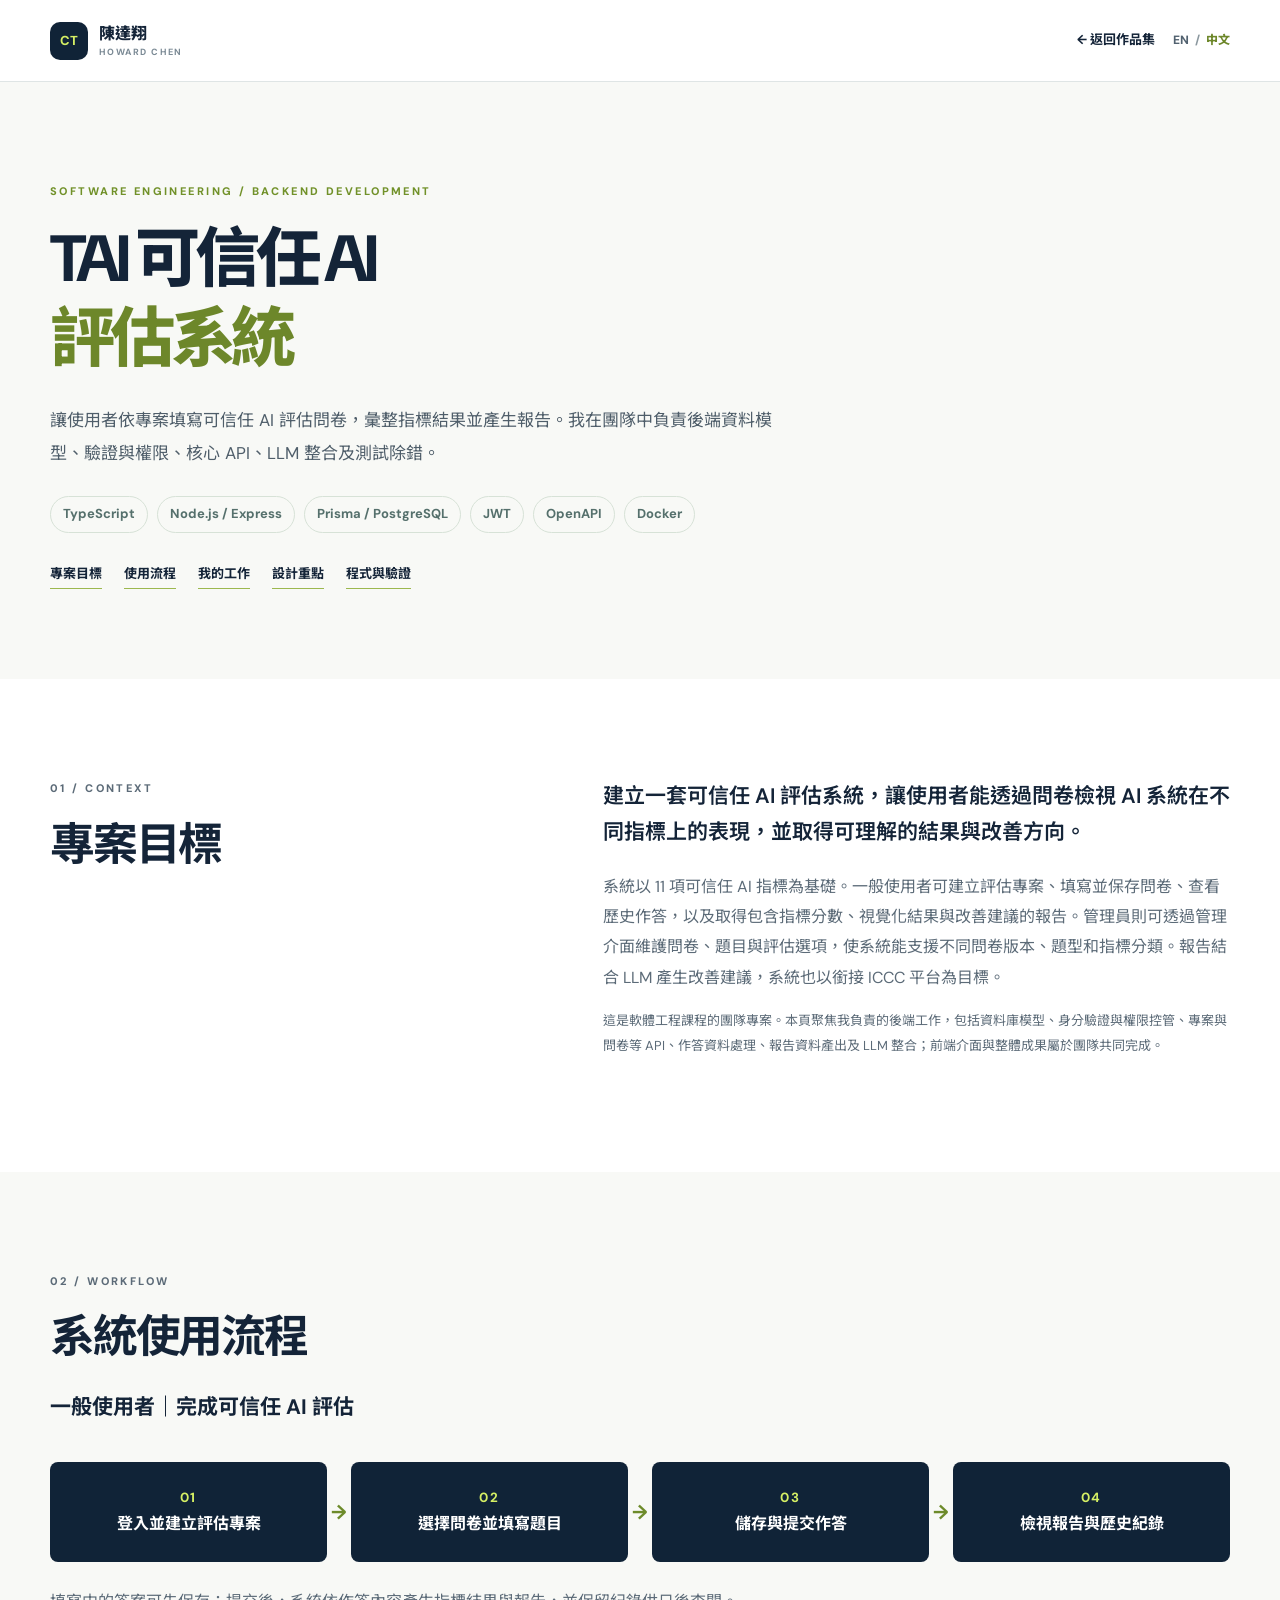
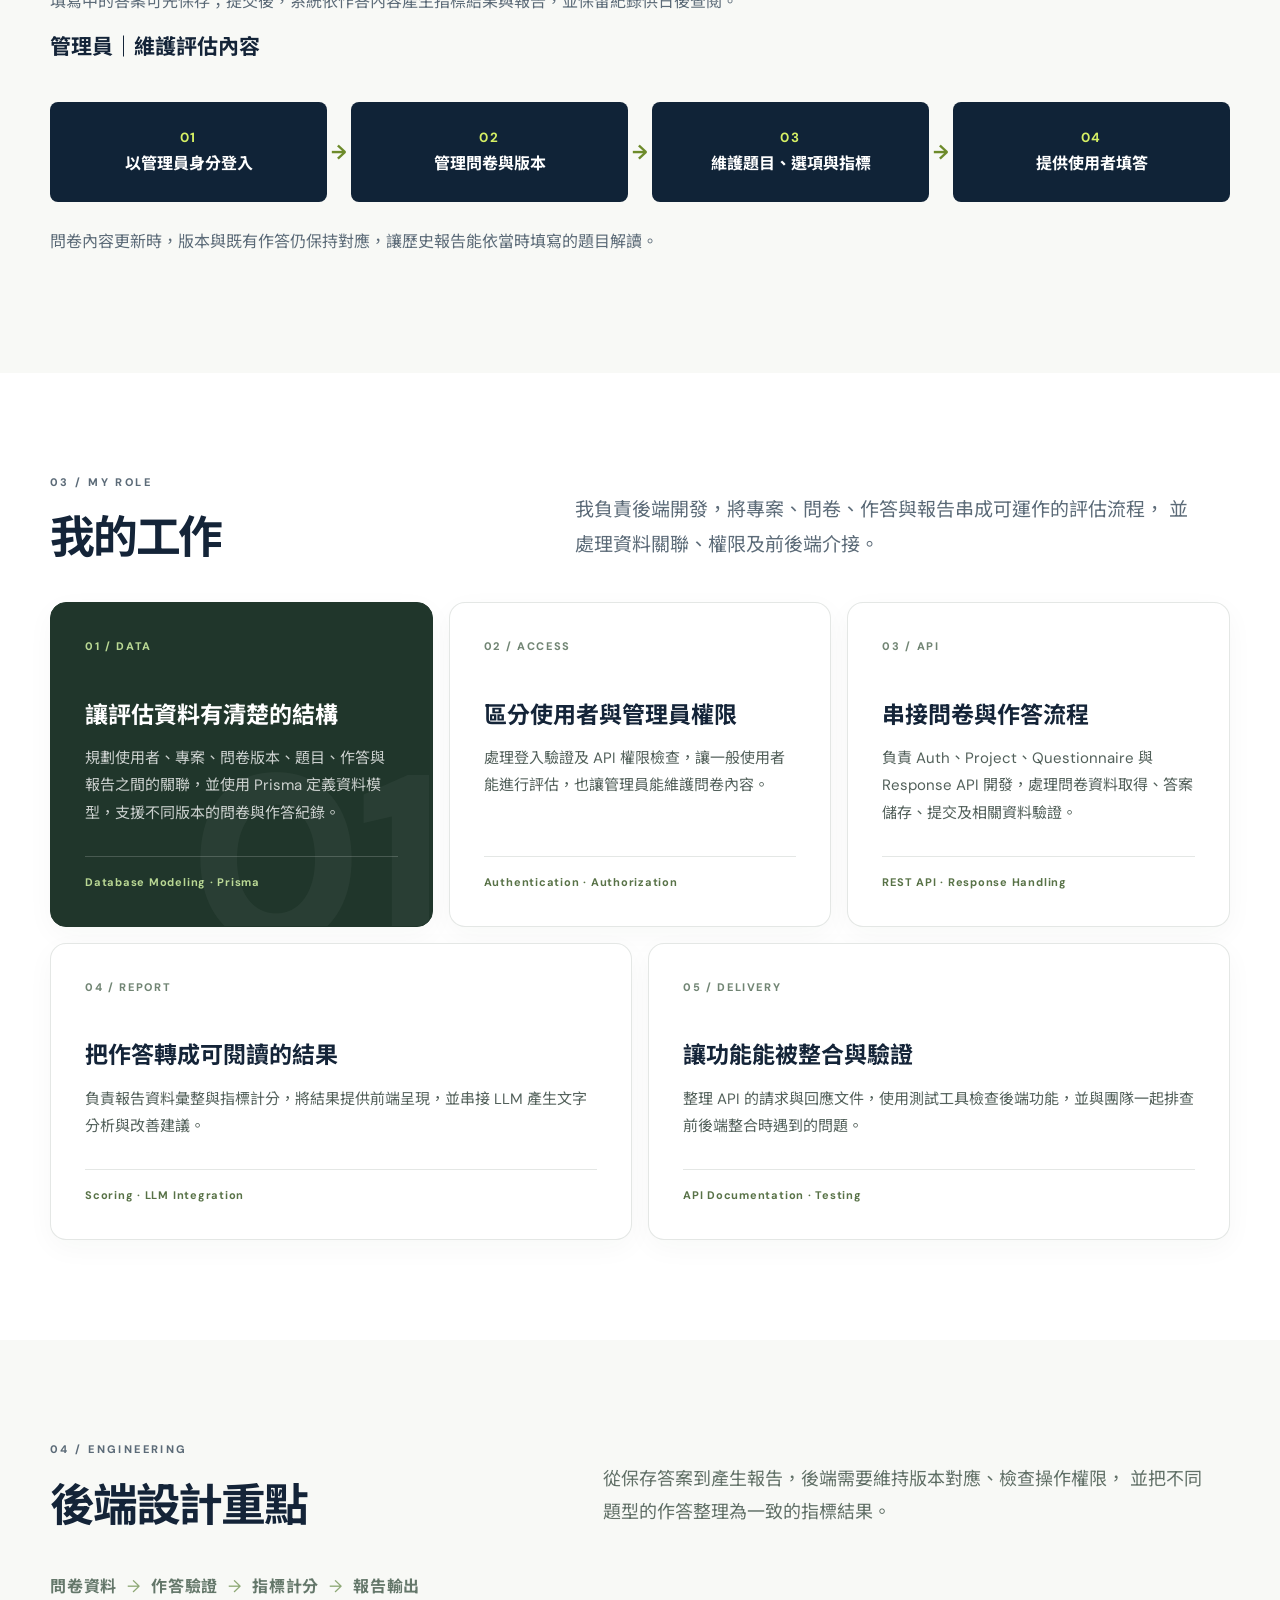
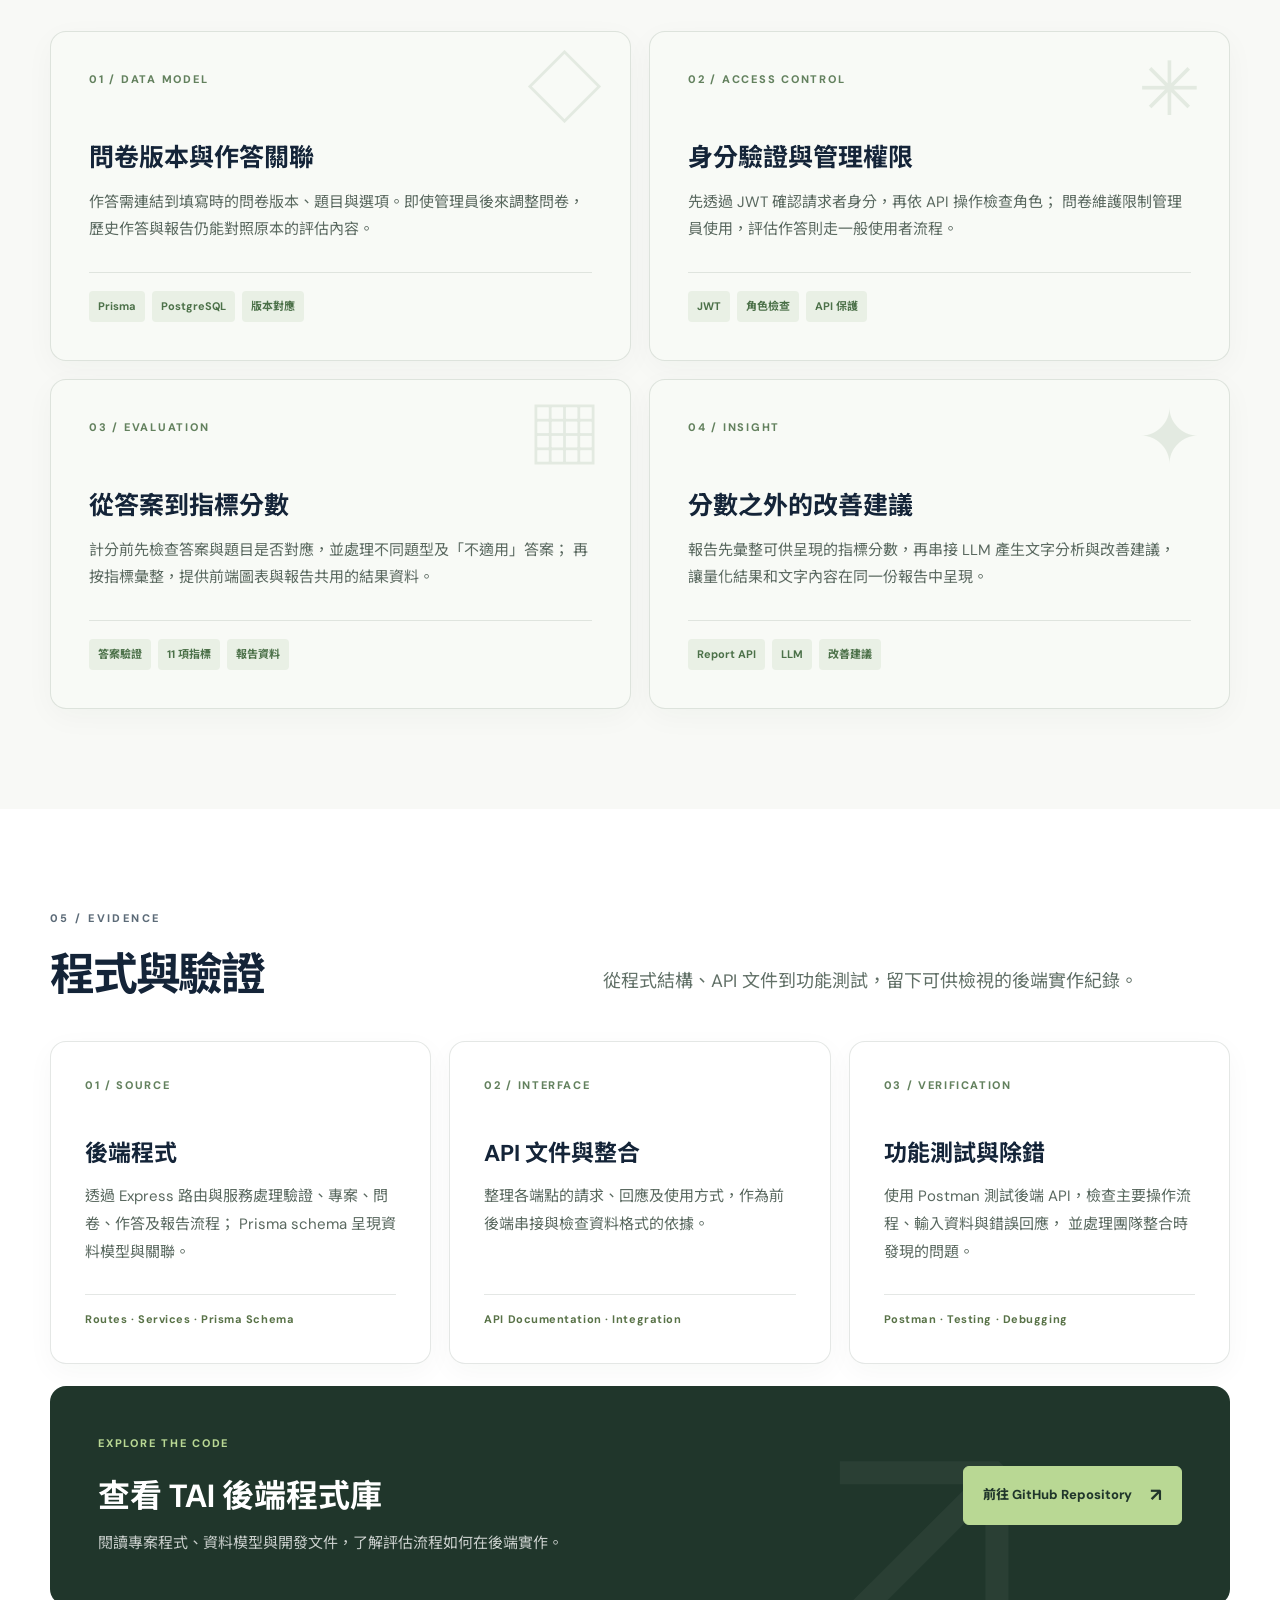
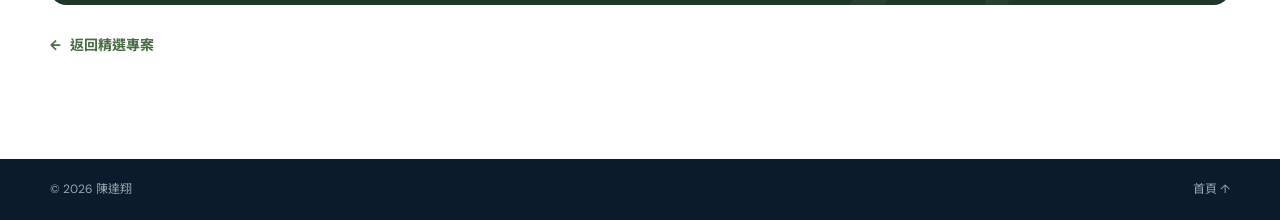
<file: projects/tai-zh.html>
<!doctype html>
<html lang="zh-Hant">
<head>
  <meta charset="utf-8">
  <meta name="viewport" content="width=device-width, initial-scale=1">
  <meta name="description" content="陳達翔在 TAI 可信任 AI 評估系統中負責的後端開發：資料模型、權限控管、評估 API、LLM 整合與測試。">
  <title>TAI 可信任 AI 評估系統｜陳達翔</title>
  <link rel="alternate" hreflang="en" href="tai.html">
  <link rel="alternate" hreflang="zh-Hant" href="tai-zh.html">
  <link rel="stylesheet" href="../assets/style.css">
  <link rel="stylesheet" href="../assets/tai.css">
</head>
<body class="tai-page">
  <a class="skip" href="#main">跳至主要內容</a>
  <header class="site-header">
    <a class="brand" href="../index-zh.html" aria-label="陳達翔，返回首頁"><span class="brand-mark">CT</span><span>陳達翔 <small>HOWARD CHEN</small></span></a>
    <div class="header-actions">
    <a class="back-link" href="../index-zh.html#projects">← 返回作品集</a>
      <span class="language-switch" aria-label="語言切換"><a href="tai.html" data-lang-switch lang="en">EN</a><span aria-hidden="true">/</span><a href="tai-zh.html" data-lang-switch aria-current="page" lang="zh-Hant">中文</a></span>
    </div>
  </header>

  <main id="main">
    <section class="detail-hero wrap" aria-labelledby="tai-title">
      <p class="eyebrow">SOFTWARE ENGINEERING / BACKEND DEVELOPMENT</p>
      <h1 id="tai-title">TAI 可信任 AI<br><em>評估系統</em></h1>
      <p class="lead">讓使用者依專案填寫可信任 AI 評估問卷，彙整指標結果並產生報告。我在團隊中負責後端資料模型、驗證與權限、核心 API、LLM 整合及測試除錯。</p>
      <div class="tag-row" aria-label="使用技術"><span>TypeScript</span><span>Node.js / Express</span><span>Prisma / PostgreSQL</span><span>JWT</span><span>OpenAPI</span><span>Docker</span></div>
      <nav class="tai-project-nav" aria-label="本頁導覽"><a href="#context">專案目標</a><a href="#flow">使用流程</a><a href="#role">我的工作</a><a href="#design">設計重點</a><a href="#evidence">程式與驗證</a></nav>
    </section>

    <section id="context" class="section light" aria-labelledby="context-title">
      <div class="wrap detail-grid">
        <div><p class="eyebrow">01 / CONTEXT</p><h2 id="context-title">專案目標</h2></div>
        <div class="tai-prose">
          <p class="body-large">建立一套可信任 AI 評估系統，讓使用者能透過問卷檢視 AI 系統在不同指標上的表現，並取得可理解的結果與改善方向。</p>
          <p>系統以 11 項可信任 AI 指標為基礎。一般使用者可建立評估專案、填寫並保存問卷、查看歷史作答，以及取得包含指標分數、視覺化結果與改善建議的報告。管理員則可透過管理介面維護問卷、題目與評估選項，使系統能支援不同問卷版本、題型和指標分類。報告結合 LLM 產生改善建議，系統也以銜接 ICCC 平台為目標。</p>
          <p class="tai-note">這是軟體工程課程的團隊專案。本頁聚焦我負責的後端工作，包括資料庫模型、身分驗證與權限控管、專案與問卷等 API、作答資料處理、報告資料產出及 LLM 整合；前端介面與整體成果屬於團隊共同完成。</p>
        </div>
      </div>
    </section>

    <section id="flow" class="section" aria-labelledby="flow-title">
      <div class="wrap">
        <p class="eyebrow">02 / WORKFLOW</p>
        <h2 id="flow-title">系統使用流程</h2>

        <h3>一般使用者｜完成可信任 AI 評估</h3>
        <div class="tai-process" aria-label="一般使用者評估流程">
          <div><small>01</small>登入並建立評估專案</div>
          <div><small>02</small>選擇問卷並填寫題目</div>
          <div><small>03</small>儲存與提交作答</div>
          <div><small>04</small>檢視報告與歷史紀錄</div>
        </div>

        <div class="tai-prose">
          <p>填寫中的答案可先保存；提交後，系統依作答內容產生指標結果與報告，並保留紀錄供日後查閱。</p>
        </div>

        <h3>管理員｜維護評估內容</h3>
        <div class="tai-process" aria-label="管理員維護流程">
          <div><small>01</small>以管理員身分登入</div>
          <div><small>02</small>管理問卷與版本</div>
          <div><small>03</small>維護題目、選項與指標</div>
          <div><small>04</small>提供使用者填答</div>
        </div>

        <div class="tai-prose">
          <p>問卷內容更新時，版本與既有作答仍保持對應，讓歷史報告能依當時填寫的題目解讀。</p>
        </div>

      </div>
    </section>

    <section id="role" class="section light" aria-labelledby="role-title">
      <div class="wrap">
        <div class="role-heading">
          <div>
            <p class="eyebrow">03 / MY ROLE</p>
            <h2 id="role-title">我的工作</h2>
          </div>
          <p class="role-intro">
            我負責後端開發，將專案、問卷、作答與報告串成可運作的評估流程，
            並處理資料關聯、權限及前後端介接。
          </p>
        </div>

        <div class="role-grid">
          <article class="role-card role-card-featured">
            <span class="role-card-number">01 / DATA</span>
            <h3>讓評估資料有清楚的結構</h3>
            <p>規劃使用者、專案、問卷版本、題目、作答與報告之間的關聯，並使用 Prisma 定義資料模型，支援不同版本的問卷與作答紀錄。</p>
            <span class="role-card-tag">Database Modeling · Prisma</span>
          </article>

          <article class="role-card">
            <span class="role-card-number">02 / ACCESS</span>
            <h3>區分使用者與管理員權限</h3>
            <p>處理登入驗證及 API 權限檢查，讓一般使用者能進行評估，也讓管理員能維護問卷內容。</p>
            <span class="role-card-tag">Authentication · Authorization</span>
          </article>

          <article class="role-card">
            <span class="role-card-number">03 / API</span>
            <h3>串接問卷與作答流程</h3>
            <p>負責 Auth、Project、Questionnaire 與 Response API 開發，處理問卷資料取得、答案儲存、提交及相關資料驗證。</p>
            <span class="role-card-tag">REST API · Response Handling</span>
          </article>

          <article class="role-card">
            <span class="role-card-number">04 / REPORT</span>
            <h3>把作答轉成可閱讀的結果</h3>
            <p>負責報告資料彙整與指標計分，將結果提供前端呈現，並串接 LLM 產生文字分析與改善建議。</p>
            <span class="role-card-tag">Scoring · LLM Integration</span>
          </article>

          <article class="role-card">
            <span class="role-card-number">05 / DELIVERY</span>
            <h3>讓功能能被整合與驗證</h3>
            <p>整理 API 的請求與回應文件，使用測試工具檢查後端功能，並與團隊一起排查前後端整合時遇到的問題。</p>
            <span class="role-card-tag">API Documentation · Testing</span>
          </article>
        </div>

      </div>
    </section>

    <section id="design" class="section" aria-labelledby="design-title">
      <div class="wrap">
        <div class="tai-design-heading">
          <div>
            <p class="eyebrow">04 / ENGINEERING</p>
            <h2 id="design-title">後端設計重點</h2>
          </div>
          <p>
            從保存答案到產生報告，後端需要維持版本對應、檢查操作權限，
            並把不同題型的作答整理為一致的指標結果。
          </p>
        </div>

        <div class="tai-design-path" aria-label="後端資料處理流程">
          <span>問卷資料</span>
          <span>作答驗證</span>
          <span>指標計分</span>
          <span>報告輸出</span>
        </div>

        <div class="tai-info-grid">
          <article class="tai-info-card">
            <span class="tai-card-index">01 / DATA MODEL</span>
            <div class="tai-card-symbol" aria-hidden="true">◇</div>
            <h3>問卷版本與作答關聯</h3>
            <p>
              作答需連結到填寫時的問卷版本、題目與選項。即使管理員後來調整問卷，
              歷史作答與報告仍能對照原本的評估內容。
            </p>
            <div class="tai-card-footer">
              <span>Prisma</span><span>PostgreSQL</span><span>版本對應</span>
            </div>
          </article>

          <article class="tai-info-card">
            <span class="tai-card-index">02 / ACCESS CONTROL</span>
            <div class="tai-card-symbol" aria-hidden="true">✳</div>
            <h3>身分驗證與管理權限</h3>
            <p>
              先透過 JWT 確認請求者身分，再依 API 操作檢查角色；
              問卷維護限制管理員使用，評估作答則走一般使用者流程。
            </p>
            <div class="tai-card-footer">
              <span>JWT</span><span>角色檢查</span><span>API 保護</span>
            </div>
          </article>

          <article class="tai-info-card">
            <span class="tai-card-index">03 / EVALUATION</span>
            <div class="tai-card-symbol" aria-hidden="true">▦</div>
            <h3>從答案到指標分數</h3>
            <p>
              計分前先檢查答案與題目是否對應，並處理不同題型及「不適用」答案；
              再按指標彙整，提供前端圖表與報告共用的結果資料。
            </p>
            <div class="tai-card-footer">
              <span>答案驗證</span><span>11 項指標</span><span>報告資料</span>
            </div>
          </article>

          <article class="tai-info-card">
            <span class="tai-card-index">04 / INSIGHT</span>
            <div class="tai-card-symbol" aria-hidden="true">✦</div>
            <h3>分數之外的改善建議</h3>
            <p>
              報告先彙整可供呈現的指標分數，再串接 LLM 產生文字分析與改善建議，
              讓量化結果和文字內容在同一份報告中呈現。
            </p>
            <div class="tai-card-footer">
              <span>Report API</span><span>LLM</span><span>改善建議</span>
            </div>
          </article>
        </div>
      </div>
    </section>

    <section id="evidence" class="section light" aria-labelledby="evidence-title">
      <div class="wrap">
        <div class="tai-evidence-heading">
          <div>
            <p class="eyebrow">05 / EVIDENCE</p>
            <h2 id="evidence-title">程式與驗證</h2>
          </div>
          <p>
            從程式結構、API 文件到功能測試，留下可供檢視的後端實作紀錄。
          </p>
        </div>

        <div class="tai-evidence-grid">
          <article class="tai-evidence-card">
            <span class="tai-evidence-index">01 / SOURCE</span>
            <h3>後端程式</h3>
            <p>
              透過 Express 路由與服務處理驗證、專案、問卷、作答及報告流程；
              Prisma schema 呈現資料模型與關聯。
            </p>
            <span class="tai-evidence-detail">Routes · Services · Prisma Schema</span>
          </article>

          <article class="tai-evidence-card">
            <span class="tai-evidence-index">02 / INTERFACE</span>
            <h3>API 文件與整合</h3>
            <p>
              整理各端點的請求、回應及使用方式，作為前後端串接與檢查資料格式的依據。
            </p>
            <span class="tai-evidence-detail">API Documentation · Integration</span>
          </article>

          <article class="tai-evidence-card">
            <span class="tai-evidence-index">03 / VERIFICATION</span>
            <h3>功能測試與除錯</h3>
            <p>
              使用 Postman 測試後端 API，檢查主要操作流程、輸入資料與錯誤回應，
              並處理團隊整合時發現的問題。
            </p>
            <span class="tai-evidence-detail">Postman · Testing · Debugging</span>
          </article>
        </div>

        <div class="tai-evidence-cta">
          <div class="tai-evidence-cta-copy">
            <span class="tai-evidence-cta-label">EXPLORE THE CODE</span>
            <h3>查看 TAI 後端程式庫</h3>
            <p>閱讀專案程式、資料模型與開發文件，了解評估流程如何在後端實作。</p>
          </div>

          <a class="tai-evidence-button"
            href="https://github.com/TAI-trustworthy-ai-lab/backend"
            target="_blank"
            rel="noopener noreferrer">
            前往 GitHub Repository
            <span aria-hidden="true">↗</span>
          </a>
        </div>

        <a class="tai-evidence-back" href="../index-zh.html#projects">
          <span aria-hidden="true">←</span> 返回精選專案
        </a>
      </div>
    </section>
  </main>
  <footer class="footer"><div class="wrap"><span>© <span id="year"></span> 陳達翔</span><a href="../index-zh.html">首頁 ↑</a></div></footer>
  <script src="../assets/main.js"></script>
</body>
</html>
</file>
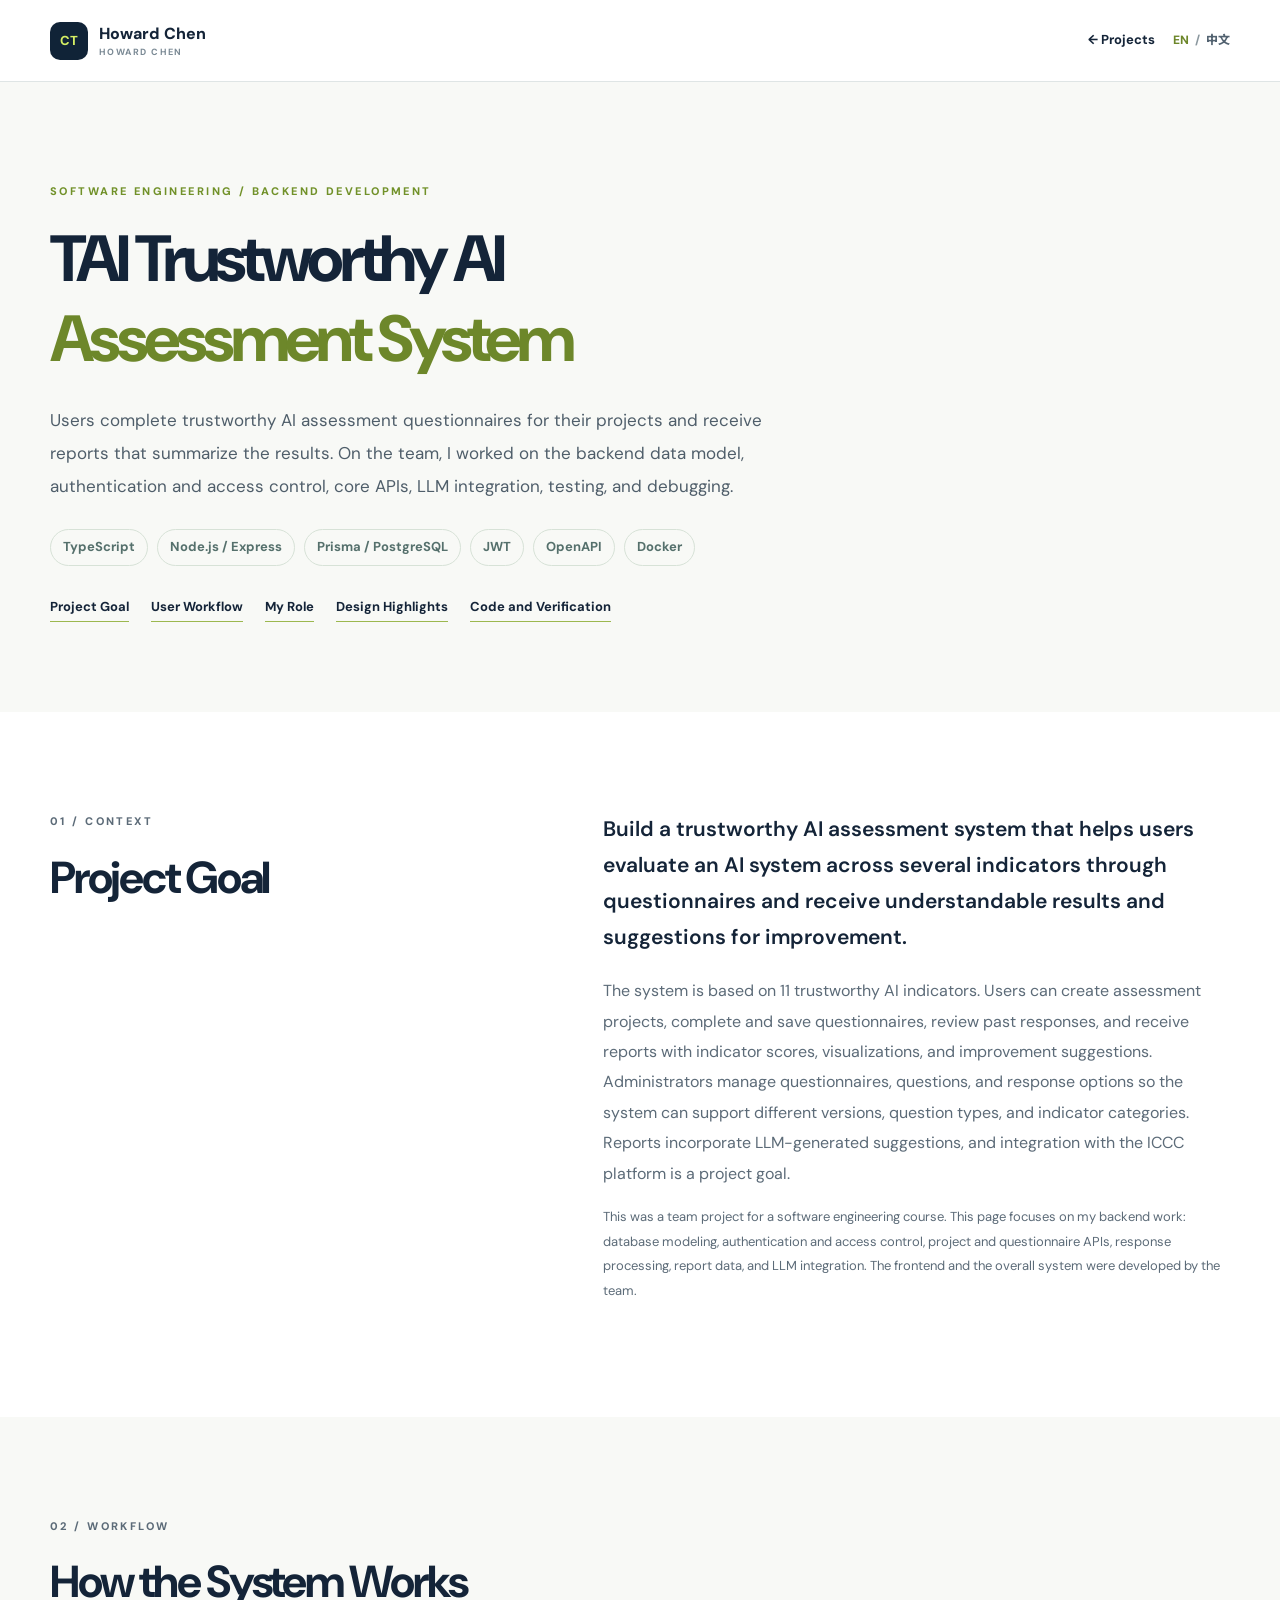
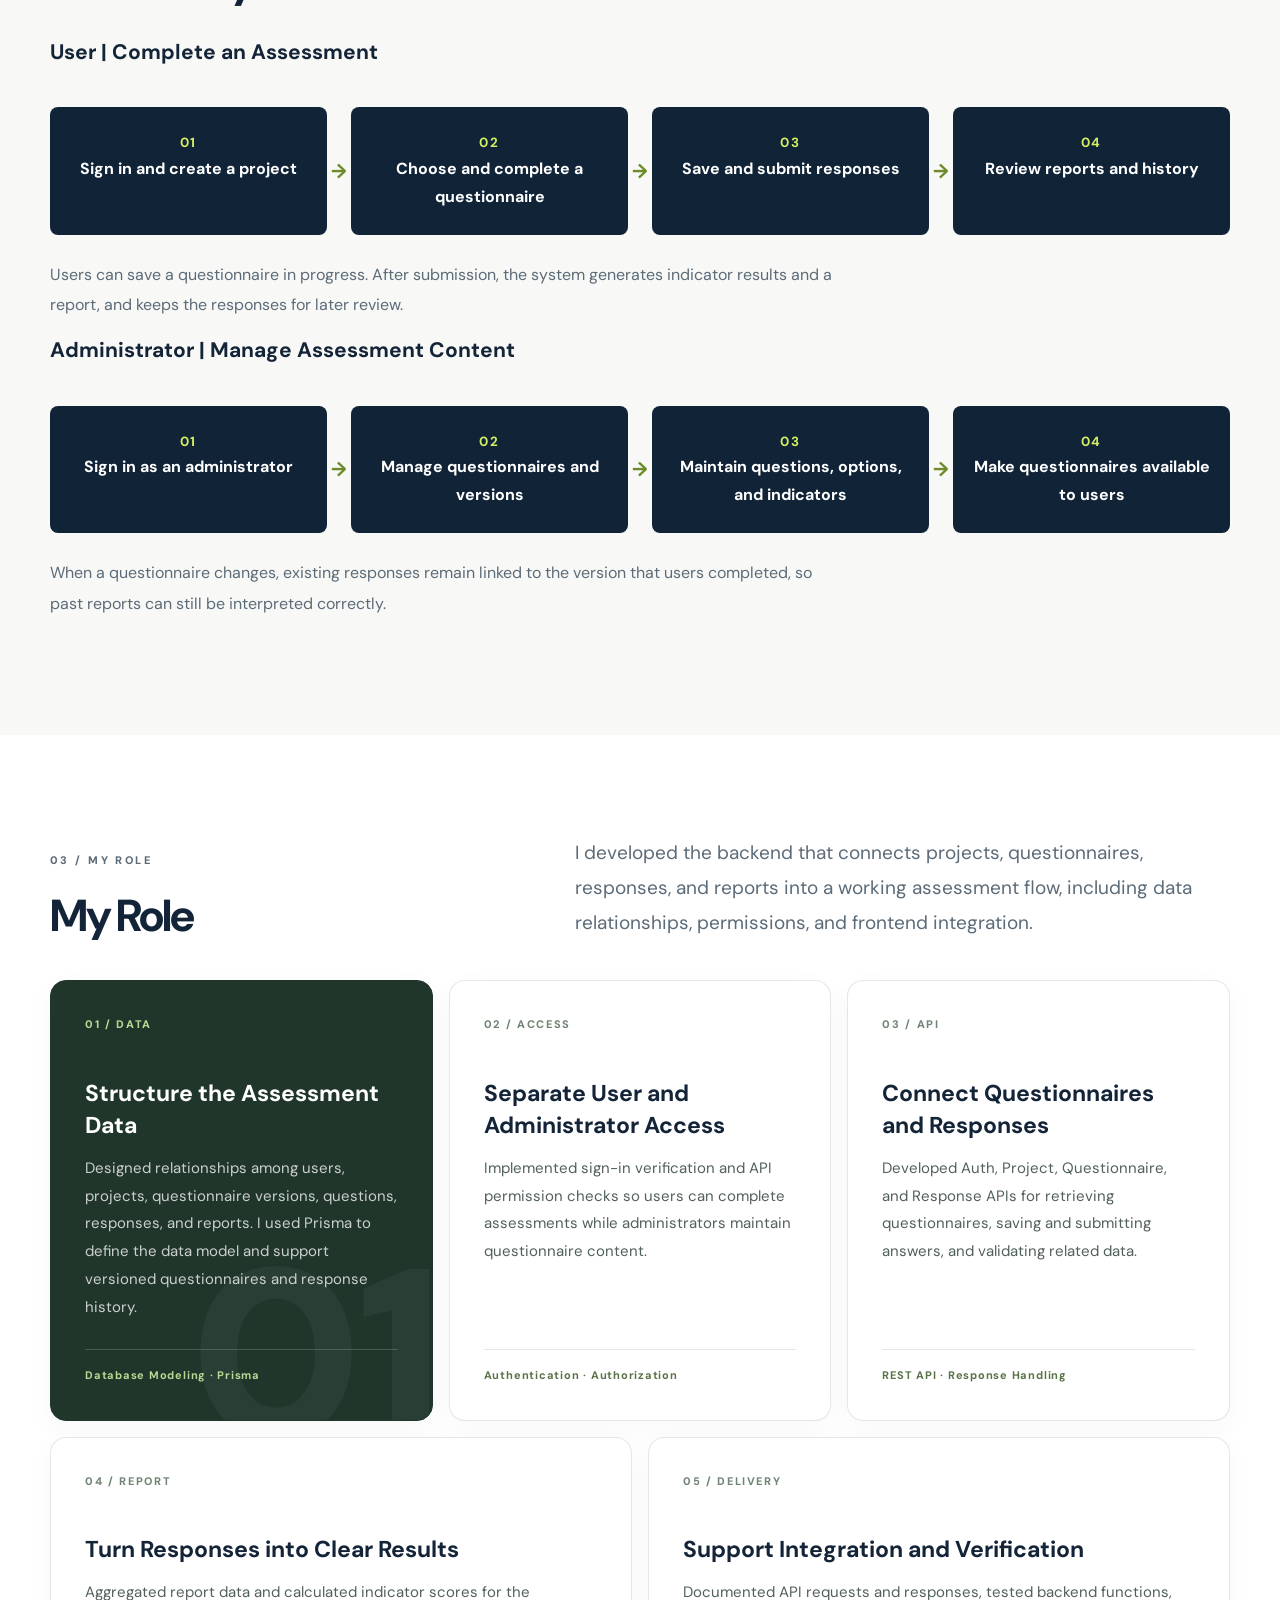
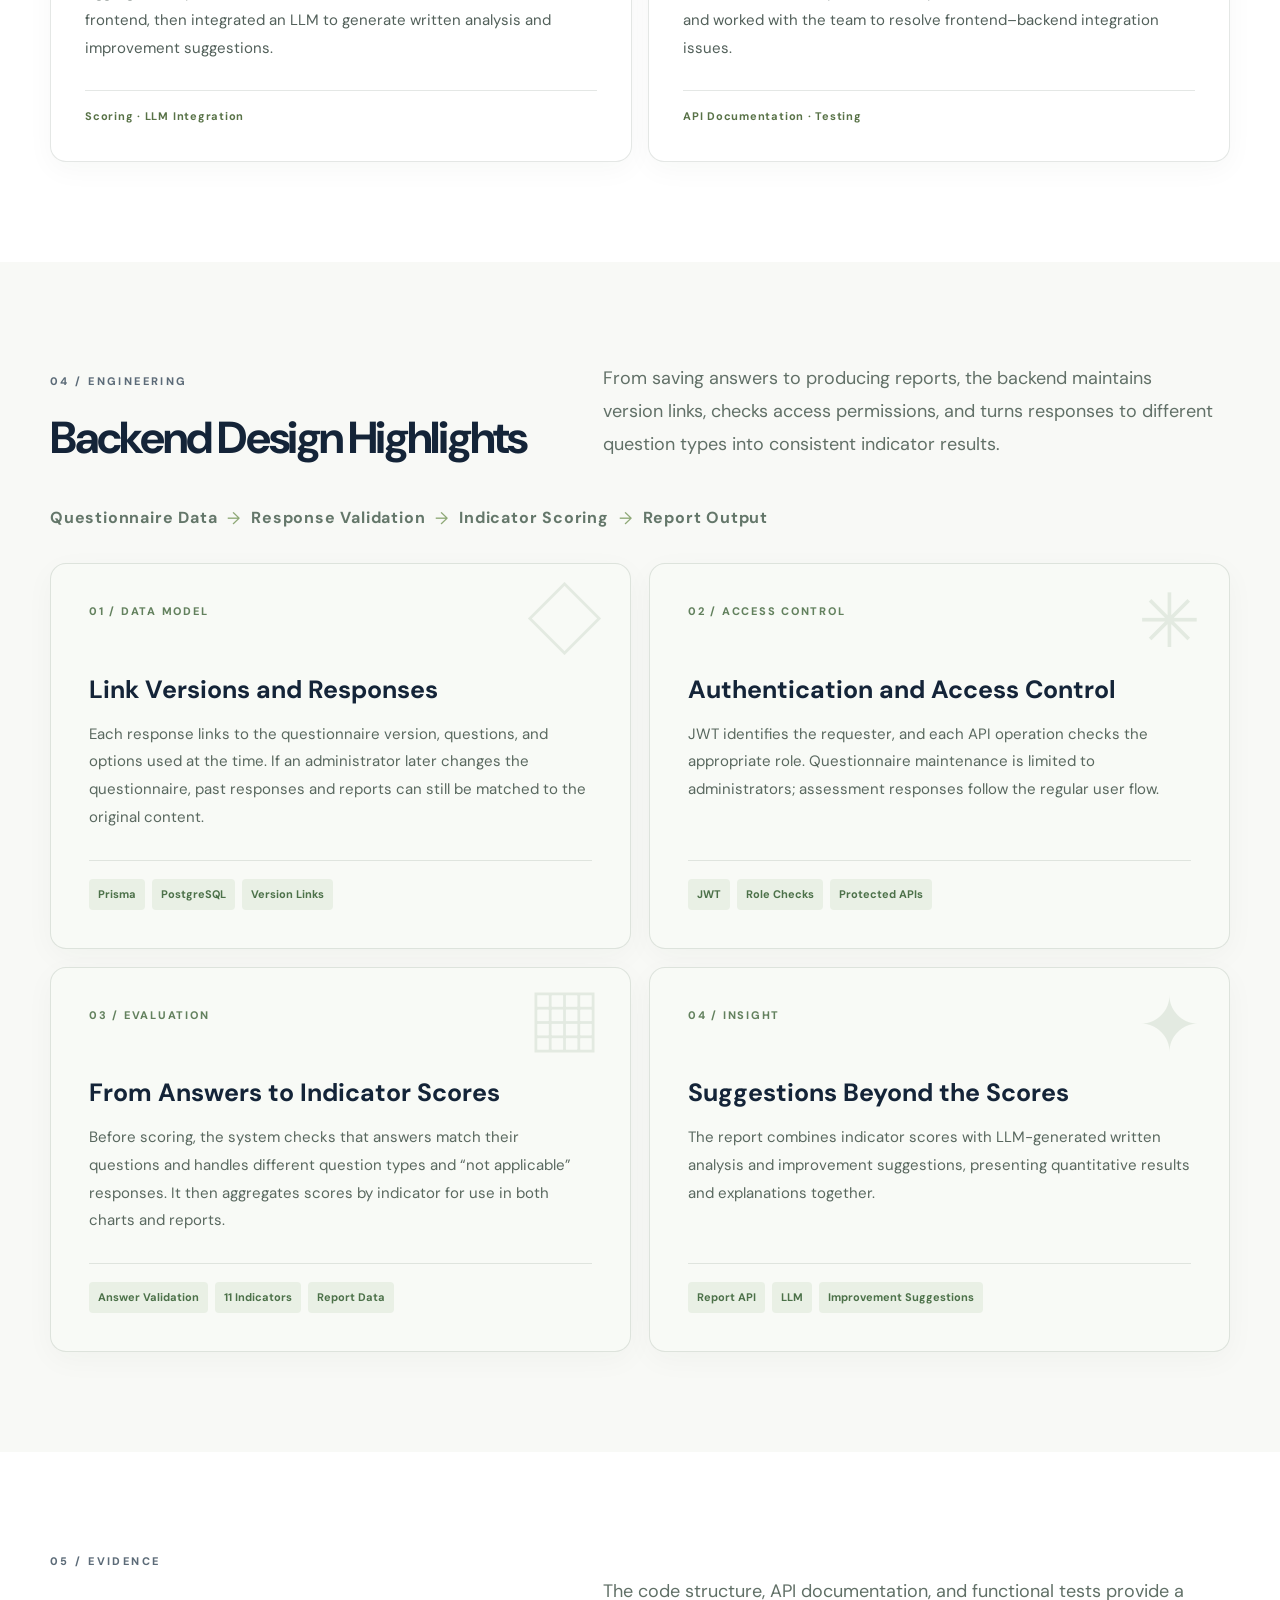
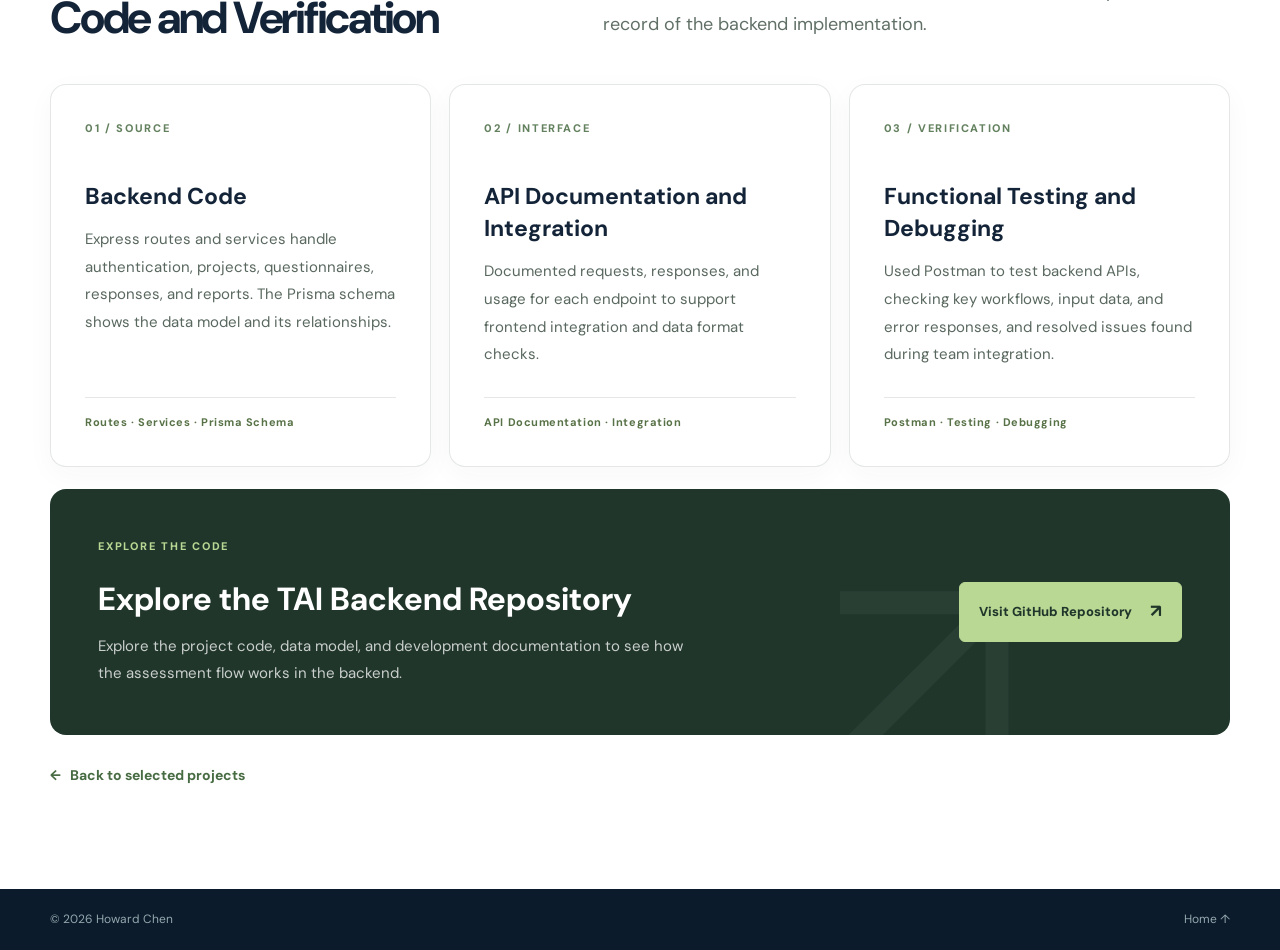
<file: projects/tai.html>
<!doctype html>
<html lang="en">
<head>
  <meta charset="utf-8">
  <meta name="viewport" content="width=device-width, initial-scale=1">
  <meta name="description" content="Howard Chen’s backend work on the TAI trustworthy AI assessment system: data modeling, access control, APIs, LLM integration, and testing.">
  <title>TAI Trustworthy AI Assessment System | Howard Chen</title>
  <link rel="alternate" hreflang="en" href="tai.html">
  <link rel="alternate" hreflang="zh-Hant" href="tai-zh.html">
  <link rel="stylesheet" href="../assets/style.css">
  <link rel="stylesheet" href="../assets/tai.css">
</head>
<body class="tai-page">
  <a class="skip" href="#main">Skip to main content</a>
  <header class="site-header">
    <a class="brand" href="../index.html" aria-label="Howard Chen, return to home"><span class="brand-mark">CT</span><span>Howard Chen <small>HOWARD CHEN</small></span></a>
    <div class="header-actions">
    <a class="back-link" href="../index.html#projects">← Projects</a>
      <span class="language-switch" aria-label="Language"><a href="tai.html" data-lang-switch aria-current="page" lang="en">EN</a><span aria-hidden="true">/</span><a href="tai-zh.html" data-lang-switch lang="zh-Hant">中文</a></span>
    </div>
  </header>

  <main id="main">
    <section class="detail-hero wrap" aria-labelledby="tai-title">
      <p class="eyebrow">SOFTWARE ENGINEERING / BACKEND DEVELOPMENT</p>
      <h1 id="tai-title">TAI Trustworthy AI<br><em>Assessment System</em></h1>
      <p class="lead">Users complete trustworthy AI assessment questionnaires for their projects and receive reports that summarize the results. On the team, I worked on the backend data model, authentication and access control, core APIs, LLM integration, testing, and debugging.</p>
      <div class="tag-row" aria-label="Technologies used"><span>TypeScript</span><span>Node.js / Express</span><span>Prisma / PostgreSQL</span><span>JWT</span><span>OpenAPI</span><span>Docker</span></div>
      <nav class="tai-project-nav" aria-label="On this page"><a href="#context">Project Goal</a><a href="#flow">User Workflow</a><a href="#role">My Role</a><a href="#design">Design Highlights</a><a href="#evidence">Code and Verification</a></nav>
    </section>

    <section id="context" class="section light" aria-labelledby="context-title">
      <div class="wrap detail-grid">
        <div><p class="eyebrow">01 / CONTEXT</p><h2 id="context-title">Project Goal</h2></div>
        <div class="tai-prose">
          <p class="body-large">Build a trustworthy AI assessment system that helps users evaluate an AI system across several indicators through questionnaires and receive understandable results and suggestions for improvement.</p>
          <p>The system is based on 11 trustworthy AI indicators. Users can create assessment projects, complete and save questionnaires, review past responses, and receive reports with indicator scores, visualizations, and improvement suggestions. Administrators manage questionnaires, questions, and response options so the system can support different versions, question types, and indicator categories. Reports incorporate LLM-generated suggestions, and integration with the ICCC platform is a project goal.</p>
          <p class="tai-note">This was a team project for a software engineering course. This page focuses on my backend work: database modeling, authentication and access control, project and questionnaire APIs, response processing, report data, and LLM integration. The frontend and the overall system were developed by the team.</p>
        </div>
      </div>
    </section>

    <section id="flow" class="section" aria-labelledby="flow-title">
      <div class="wrap">
        <p class="eyebrow">02 / WORKFLOW</p>
        <h2 id="flow-title">How the System Works</h2>

        <h3>User | Complete an Assessment</h3>
        <div class="tai-process" aria-label="User assessment workflow">
          <div><small>01</small>Sign in and create a project</div>
          <div><small>02</small>Choose and complete a questionnaire</div>
          <div><small>03</small>Save and submit responses</div>
          <div><small>04</small>Review reports and history</div>
        </div>

        <div class="tai-prose">
          <p>Users can save a questionnaire in progress. After submission, the system generates indicator results and a report, and keeps the responses for later review.</p>
        </div>

        <h3>Administrator | Manage Assessment Content</h3>
        <div class="tai-process" aria-label="Administrator maintenance workflow">
          <div><small>01</small>Sign in as an administrator</div>
          <div><small>02</small>Manage questionnaires and versions</div>
          <div><small>03</small>Maintain questions, options, and indicators</div>
          <div><small>04</small>Make questionnaires available to users</div>
        </div>

        <div class="tai-prose">
          <p>When a questionnaire changes, existing responses remain linked to the version that users completed, so past reports can still be interpreted correctly.</p>
        </div>

      </div>
    </section>

    <section id="role" class="section light" aria-labelledby="role-title">
      <div class="wrap">
        <div class="role-heading">
          <div>
            <p class="eyebrow">03 / MY ROLE</p>
            <h2 id="role-title">My Role</h2>
          </div>
          <p class="role-intro">
            I developed the backend that connects projects, questionnaires, responses, and reports into a working assessment flow, including data relationships, permissions, and frontend integration.
          </p>
        </div>

        <div class="role-grid">
          <article class="role-card role-card-featured">
            <span class="role-card-number">01 / DATA</span>
            <h3>Structure the Assessment Data</h3>
            <p>Designed relationships among users, projects, questionnaire versions, questions, responses, and reports. I used Prisma to define the data model and support versioned questionnaires and response history.</p>
            <span class="role-card-tag">Database Modeling · Prisma</span>
          </article>

          <article class="role-card">
            <span class="role-card-number">02 / ACCESS</span>
            <h3>Separate User and Administrator Access</h3>
            <p>Implemented sign-in verification and API permission checks so users can complete assessments while administrators maintain questionnaire content.</p>
            <span class="role-card-tag">Authentication · Authorization</span>
          </article>

          <article class="role-card">
            <span class="role-card-number">03 / API</span>
            <h3>Connect Questionnaires and Responses</h3>
            <p>Developed Auth, Project, Questionnaire, and Response APIs for retrieving questionnaires, saving and submitting answers, and validating related data.</p>
            <span class="role-card-tag">REST API · Response Handling</span>
          </article>

          <article class="role-card">
            <span class="role-card-number">04 / REPORT</span>
            <h3>Turn Responses into Clear Results</h3>
            <p>Aggregated report data and calculated indicator scores for the frontend, then integrated an LLM to generate written analysis and improvement suggestions.</p>
            <span class="role-card-tag">Scoring · LLM Integration</span>
          </article>

          <article class="role-card">
            <span class="role-card-number">05 / DELIVERY</span>
            <h3>Support Integration and Verification</h3>
            <p>Documented API requests and responses, tested backend functions, and worked with the team to resolve frontend–backend integration issues.</p>
            <span class="role-card-tag">API Documentation · Testing</span>
          </article>
        </div>

      </div>
    </section>

    <section id="design" class="section" aria-labelledby="design-title">
      <div class="wrap">
        <div class="tai-design-heading">
          <div>
            <p class="eyebrow">04 / ENGINEERING</p>
            <h2 id="design-title">Backend Design Highlights</h2>
          </div>
          <p>
            From saving answers to producing reports, the backend maintains version links, checks access permissions, and turns responses to different question types into consistent indicator results.
          </p>
        </div>

        <div class="tai-design-path" aria-label="Backend data processing flow">
          <span>Questionnaire Data</span>
          <span>Response Validation</span>
          <span>Indicator Scoring</span>
          <span>Report Output</span>
        </div>

        <div class="tai-info-grid">
          <article class="tai-info-card">
            <span class="tai-card-index">01 / DATA MODEL</span>
            <div class="tai-card-symbol" aria-hidden="true">◇</div>
            <h3>Link Versions and Responses</h3>
            <p>
              Each response links to the questionnaire version, questions, and options used at the time. If an administrator later changes the questionnaire, past responses and reports can still be matched to the original content.
            </p>
            <div class="tai-card-footer">
              <span>Prisma</span><span>PostgreSQL</span><span>Version Links</span>
            </div>
          </article>

          <article class="tai-info-card">
            <span class="tai-card-index">02 / ACCESS CONTROL</span>
            <div class="tai-card-symbol" aria-hidden="true">✳</div>
            <h3>Authentication and Access Control</h3>
            <p>
              JWT identifies the requester, and each API operation checks the appropriate role. Questionnaire maintenance is limited to administrators; assessment responses follow the regular user flow.
            </p>
            <div class="tai-card-footer">
              <span>JWT</span><span>Role Checks</span><span>Protected APIs</span>
            </div>
          </article>

          <article class="tai-info-card">
            <span class="tai-card-index">03 / EVALUATION</span>
            <div class="tai-card-symbol" aria-hidden="true">▦</div>
            <h3>From Answers to Indicator Scores</h3>
            <p>
              Before scoring, the system checks that answers match their questions and handles different question types and “not applicable” responses. It then aggregates scores by indicator for use in both charts and reports.
            </p>
            <div class="tai-card-footer">
              <span>Answer Validation</span><span>11 Indicators</span><span>Report Data</span>
            </div>
          </article>

          <article class="tai-info-card">
            <span class="tai-card-index">04 / INSIGHT</span>
            <div class="tai-card-symbol" aria-hidden="true">✦</div>
            <h3>Suggestions Beyond the Scores</h3>
            <p>
              The report combines indicator scores with LLM-generated written analysis and improvement suggestions, presenting quantitative results and explanations together.
            </p>
            <div class="tai-card-footer">
              <span>Report API</span><span>LLM</span><span>Improvement Suggestions</span>
            </div>
          </article>
        </div>
      </div>
    </section>

    <section id="evidence" class="section light" aria-labelledby="evidence-title">
      <div class="wrap">
        <div class="tai-evidence-heading">
          <div>
            <p class="eyebrow">05 / EVIDENCE</p>
            <h2 id="evidence-title">Code and Verification</h2>
          </div>
          <p>
            The code structure, API documentation, and functional tests provide a record of the backend implementation.
          </p>
        </div>

        <div class="tai-evidence-grid">
          <article class="tai-evidence-card">
            <span class="tai-evidence-index">01 / SOURCE</span>
            <h3>Backend Code</h3>
            <p>
              Express routes and services handle authentication, projects, questionnaires, responses, and reports. The Prisma schema shows the data model and its relationships.
            </p>
            <span class="tai-evidence-detail">Routes · Services · Prisma Schema</span>
          </article>

          <article class="tai-evidence-card">
            <span class="tai-evidence-index">02 / INTERFACE</span>
            <h3>API Documentation and Integration</h3>
            <p>
              Documented requests, responses, and usage for each endpoint to support frontend integration and data format checks.
            </p>
            <span class="tai-evidence-detail">API Documentation · Integration</span>
          </article>

          <article class="tai-evidence-card">
            <span class="tai-evidence-index">03 / VERIFICATION</span>
            <h3>Functional Testing and Debugging</h3>
            <p>
              Used Postman to test backend APIs, checking key workflows, input data, and error responses, and resolved issues found during team integration.
            </p>
            <span class="tai-evidence-detail">Postman · Testing · Debugging</span>
          </article>
        </div>

        <div class="tai-evidence-cta">
          <div class="tai-evidence-cta-copy">
            <span class="tai-evidence-cta-label">EXPLORE THE CODE</span>
            <h3>Explore the TAI Backend Repository</h3>
            <p>Explore the project code, data model, and development documentation to see how the assessment flow works in the backend.</p>
          </div>

          <a class="tai-evidence-button"
            href="https://github.com/TAI-trustworthy-ai-lab/backend"
            target="_blank"
            rel="noopener noreferrer">
            Visit GitHub Repository
            <span aria-hidden="true">↗</span>
          </a>
        </div>

        <a class="tai-evidence-back" href="../index.html#projects">
          <span aria-hidden="true">←</span> Back to selected projects
        </a>
      </div>
    </section>
  </main>
  <footer class="footer"><div class="wrap"><span>© <span id="year"></span> Howard Chen</span><a href="../index.html">Home ↑</a></div></footer>
  <script src="../assets/main.js"></script>
</body>
</html>
</file>
<file: assets/style.css>
@import url('https://fonts.googleapis.com/css2?family=DM+Sans:wght@400;500;600;700&family=Noto+Sans+TC:wght@400;500;600;700;800&display=swap');
:root {
    --ink:#142438;
    --muted:#5c6b78;
    --paper:#f8f9f6;
    --white:#fff;
    --accent:#d5ef64;
    --line:#dfe5e5;
    --dark:#102337
}

* {
    box-sizing:border-box
}

html {
    scroll-behavior:smooth
}

body {
    margin:0;
    color:var(--ink);
    background:var(--paper);
    font-family:'DM Sans','Noto Sans TC',sans-serif;
    line-height:1.75
}

a {
    color:inherit;
    text-decoration:none
}

button {
    font:inherit
}

.wrap {
    width:min(1180px,calc(100% - 64px));
    margin:auto
}

.skip {
    position:absolute;
    top:-100px;
    left:12px;
    background:var(--accent);
    z-index:20;
    padding:8px
}

.skip:focus {
    top:8px
}

.site-header {
    height:82px;
    display:flex;
    align-items:center;
    justify-content:space-between;
    gap:24px;
    padding:0 max(32px,calc((100vw - 1180px)/2));
    background:#fff;
    border-bottom:1px solid var(--line);
    position:sticky;
    top:0;
    z-index:10
}

.brand {
    display:flex;
    align-items:center;
    gap:11px;
    font-size:16px;
    font-weight:800;
    line-height:1.2;
    white-space:nowrap
}

.brand small {
    display:block;
    margin-top:4px;
    font-size:9px;
    font-weight:700;
    letter-spacing:.16em;
    color:#7a8994
}

.brand-mark {
    display:grid;
    place-items:center;
    width:38px;
    height:38px;
    background:var(--dark);
    color:var(--accent);
    border-radius:10px;
    font-size:13px;
    letter-spacing:.02em
}

.site-header nav {
    display:flex;
    align-items:center;
    gap:19px
}

.site-header nav a {
    font-size:12px;
    font-weight:700;
    color:#526270;
    transition:color .2s
}

.site-header nav a:hover,.back-link:hover {
    color:#829a17
}

.menu-button {
    display:none
}

.back-link {
    font-size:13px;
    font-weight:700
}

.hero {
    min-height:650px;
    display:grid;
    grid-template-columns:1.05fr .95fr;
    align-items:center;
    gap:40px;
    position:relative;
    padding-top:46px;
    padding-bottom:78px
}

.hero-copy {
    position:relative;
    z-index:1
}

.eyebrow {
    font-size:11px;
    font-weight:800;
    letter-spacing:.22em;
    color:#719129;
    text-transform:uppercase;
    margin:0 0 18px
}

.hero h1,.detail-hero h1 {
    font-size:clamp(42px,5.1vw,72px);
    letter-spacing:-.07em;
    line-height:1.22;
    margin:0 0 25px;
    font-weight:800
}

.hero h1 em,.detail-hero h1 em {
    font-style:normal;
    color:#6d872a
}

.lead {
    font-size:17px;
    line-height:1.95;
    max-width:590px;
    color:#4f5e6a
}

.actions {
    display:flex;
    gap:12px;
    margin-top:32px
}

.button {
    display:inline-flex;
    gap:20px;
    justify-content:space-between;
    align-items:center;
    padding:13px 19px;
    border-radius:7px;
    font-size:16px;
    font-weight:800
}

.button.primary {
    background:var(--dark);
    color:#fff
}

.button.primary span {
    color:var(--accent)
}

.button.secondary {
    border:1px solid #bfc9cb
}

.hero-art {
    height:450px;
    position:relative;
    overflow:hidden;
    border-radius:12px;
    background:radial-gradient(circle at 58% 43%,#334f56,#112639 60%,#0d1c2e);
    box-shadow:0 25px 60px #10233720
}

.grid {
    position:absolute;
    inset:0;
    background-image:linear-gradient(#ffffff12 1px,transparent 1px),linear-gradient(90deg,#ffffff12 1px,transparent 1px);
    background-size:44px 44px;
    transform:perspective(400px) rotateX(20deg) scale(1.3)
}

.orbit {
    position:absolute;
    border:1px solid #d5ef6480;
    border-radius:50%;
    left:50%;
    top:48%;
    transform:translate(-50%,-50%)
}

.orbit-a {
    width:240px;
    height:240px;
    box-shadow:0 0 70px #d5ef641a
}

.orbit-b {
    width:350px;
    height:350px;
    border-color:#d5ef6429
}

.signal {
    position:absolute;
    width:13px;
    height:13px;
    border-radius:50%;
    background:var(--accent);
    box-shadow:0 0 0 9px #d5ef6426,0 0 32px var(--accent)
}

.s1 {
    left:28%;
    top:28%
}

.s2 {
    left:67%;
    top:52%
}

.s3 {
    left:45%;
    top:73%
}

.art-label,.art-number {
    position:absolute;
    color:#dce8d2;
    font-size:10px;
    font-weight:800;
    letter-spacing:.14em
}

.art-label {
    left:26px;
    bottom:25px
}

.art-number {
    right:26px;
    top:24px
}

.hero-foot {
    position:absolute;
    bottom:25px;
    left:0;
    right:0;
    display:flex;
    justify-content:space-between;
    font-size:13px;
    letter-spacing:.18em;
    font-weight:700;
    color:#82909b
}

.section {
    padding:100px 0
}

.section.light {
    background:#fff
}

.section h2 {
    font-size:clamp(32px,3.5vw,50px);
    letter-spacing:-.05em;
    line-height:1.25;
    margin:0 0 28px
}

.section h3 {
    font-size:21px;
    line-height:1.4;
    margin:0 0 10px
}

.section p {
    color:var(--muted)
}

.two-col,.detail-grid {
    display:grid;
    grid-template-columns:1fr 1.3fr;
    gap:70px
}

.body-large {
    font-size:21px;
    line-height:1.7!important;
    font-weight:600;
    color:var(--ink)!important;
    margin-top:0
}

.tag-row {
    display:flex;
    gap:9px;
    flex-wrap:wrap;
    margin-top:27px
}

.tag-row span {
    border:1px solid #d7e2d7;
    border-radius:50px;
    padding:6px 12px;
    font-size:13px;
    font-weight:700;
    color:#55706c
}

.timeline-card {
    display:grid;
    grid-template-columns:1fr 2fr;
    gap:30px;
    padding:30px 0;
    border-top:1px solid var(--line);
    border-bottom:1px solid var(--line)
}

.timeline-date {
    font-size:16px;
    font-weight:800;
    color:#6f892b
}

.timeline-card h3 {
    margin:0
}

.subtitle {
    margin:2px 0 12px;
    color:#576b75!important
}

.experience-grid,.experiment-grid {
    display:grid;
    grid-template-columns:repeat(2,1fr);
    gap:18px
}

.card {
    padding:30px;
    background:#f6f8f5;
    border:1px solid #e5eae5;
    border-radius:9px;
    min-height:230px
}

.card-index {
    display:block;
    font-size:12px;
    letter-spacing:.1em;
    color:#7c9b31;
    font-weight:800;
    margin-bottom:35px
}

.card p {
    font-size:14px
}

.card-note {
    display:block;
    color:#7e8d93;
    font-size:11px;
    margin-top:20px
}

.section-top {
    display:flex;
    justify-content:space-between;
    align-items:end;
    gap:30px;
    margin-bottom:27px
}

.section-top h2 {
    margin:0
}

.section-top p {
    text-align:right;
    font-size:13px
}

.featured {
    display:grid;
    grid-template-columns:1fr 1fr;
    min-height:480px;
    background:var(--dark);
    border-radius:12px;
    overflow:hidden;
    color:#fff
}

.featured-visual {
    position:relative;
    display:flex;
    align-items:center;
    justify-content:center;
    gap:20px;
    overflow:hidden;
    background:radial-gradient(circle at 50% 50%,#2d5455,#152d3d 70%)
}

.featured-visual:before {
    content:'';
    position:absolute;
    inset:0;
    background-image:linear-gradient(#ffffff0c 1px,transparent 1px),linear-gradient(90deg,#ffffff0c 1px,transparent 1px);
    background-size:35px 35px
}

.camera {
    width:38%;
    height:240px;
    position:relative;
    border:1px solid #a5c8aa8c;
    border-radius:6px;
    background:linear-gradient(145deg,#77929a38,#142c3a);
    box-shadow:0 20px 40px #0004
}

.camera span,.camera small {
    position:absolute;
    left:12px;
    color:var(--accent);
    font-size:9px;
    letter-spacing:.13em;
    font-weight:800
}

.camera span {
    top:12px
}

.camera small {
    bottom:12px
}

.person {
    position:absolute;
    left:50%;
    top:50%;
    width:68px;
    height:120px;
    transform:translate(-50%,-40%);
    border:1px solid var(--accent);
    border-radius:30px 30px 8px 8px;
    background:linear-gradient(#b7d1c044,#8fa77f10)
}

.person:before {
    content:'';
    position:absolute;
    width:45px;
    height:45px;
    border-radius:50%;
    border:1px solid var(--accent);
    top:-38px;
    left:10px;
    background:#8fa77f2b
}

.connector {
    position: absolute;
    z-index: 2;
    top: 43%;
    background: var(--accent);
    color: #1c3440;
    font-family: 'JetBrains Mono', monospace; 
    font-size: 11px;       
    font-weight: 600;     
    letter-spacing: .08em; 
    padding: 9px;
    border-radius: 4px;
}

.featured-content {
    padding:55px 50px
}

.project-type {
    font-size:10px;
    letter-spacing:.16em;
    color:var(--accent);
    font-weight:800
}

.featured h3 {
    font-size:31px;
    letter-spacing:-.04em;
    margin:20px 0
}

.featured p {
    color:#bacbd0;
    line-height:1.9;
    font-size:14px
}

.metric-grid {
    display:flex;
    gap:25px;
    padding:25px 0;
    border-top:1px solid #ffffff25;
    border-bottom:1px solid #ffffff25;
    margin:29px 0
}

.metric-grid div {
    display:grid;
    gap:3px
}

.metric-grid strong {
    font-size:16px;
    color:var(--accent)
}

.metric-grid span {
    font-size:10px;
    color:#afc2c8
}

.text-link {
    display:inline-flex;
    gap:16px;
    font-size:13px;
    font-weight:800;
    color:#6a8c20;
    border-bottom:1px solid currentColor;
    padding-bottom:4px
}

.featured .text-link {
    color:var(--accent)
}

.upcoming {
    display:flex;
    align-items:center;
    gap:35px;
    border-bottom:1px solid var(--line);
    padding:28px 0
}

.upcoming>span:first-child {
    font-size:11px;
    font-weight:800;
    letter-spacing:.12em;
    color:#8ea052;
    min-width:90px
}

.upcoming h3 {
    font-size:18px;
    margin:0
}

.upcoming p {
    font-size:13px;
    margin:2px 0
}

.status {
    font-size:11px;
    white-space:nowrap;
    margin-left:auto;
    color:#80908c
}

.skill-grid {
    display:grid;
    grid-template-columns:repeat(2,1fr);
    gap:15px
}

.skill-grid>div {
    padding:25px;
    border:1px solid var(--line);
    border-radius:7px
}

.skill-grid h3 {
    font-size:17px
}

.skill-grid p {
    font-size:13px;
    margin:0
}

.resume-row {
    display:flex;
    justify-content:space-between;
    align-items:center;
    gap:45px
}

.resume-row p {
    max-width:570px
}

.disabled-link {
    padding:14px 20px;
    background:#eef1eb;
    color:#738079;
    border-radius:5px;
    font-size:12px;
    font-weight:700;
    white-space:nowrap
}

.contact-section {
    background:var(--dark);
    color:#fff
}

.contact-section .eyebrow {
    color:var(--accent)
}

.contact-section h2 {
    font-size:clamp(44px,6vw,76px)
}

.contact-section p {
    color:#bdcdd0
}

.contact-links {
    display:flex;
    gap:15px;
    margin:35px 0
}

.contact-links a,.contact-links span {
    border:1px solid #72848b;
    padding:11px 16px;
    border-radius:5px;
    font-size:13px;
    font-weight:700
}

.contact-links a:hover {
    background:var(--accent);
    color:var(--dark)
}

.contact-section small {
    color:#8ba0a7;
    font-size:11px
}

.footer {
    background:#0c1b2b;
    color:#93a8ae;
    font-size:12px
}

.footer .wrap {
    display:flex;
    justify-content:space-between;
    padding:20px 0
}

.detail-hero {
    padding-top:100px;
    padding-bottom:90px
}

.detail-hero .lead {
    max-width:730px
}

.pipeline {
  display: grid;
  grid-template-columns: repeat(5, minmax(0, 1fr));
  gap: 32px;
  margin: 40px 0;
}

.pipeline span {
  position: relative;
  display: grid;
  place-items: center;
  min-width: 0;
  padding: 23px 10px;
  text-align: center;
  background: var(--dark);
  color: #fff;
  border-radius: 6px;
  font-weight: 700;
  font-size: 13px;
}

.pipeline span + span::before {
  content: '→';
  position: absolute;
  left: -28px;
  top: 50%;
  width: 24px;
  margin: 0;
  transform: translateY(-50%);
  color: #6d8b2a;
  font-size: 20px;
}

.muted,.note {
    font-size:13px
}

.experiment-grid {
    grid-template-columns:repeat(3,1fr)
}

.experiment-grid .card {
    background:#fff
}

.note {
    margin-top:22px
}

@media(max-width:950px) {
    .site-header nav {
        gap:10px
    }

    .site-header nav a {
        font-size:10px
    }

    .hero {
        gap:22px
    }

    .featured-content {
        padding:36px
    }

    .metric-grid {
        gap:12px
    }

}

@media(max-width:760px) {
    .wrap {
        width:min(100% - 36px,560px)
    }

    .site-header {
        height:66px;
        padding:0 18px
    }

    .menu-button {
        display:flex;
        gap:10px;
        align-items:center;
        border:0;
        background:transparent;
        font-size:12px;
        font-weight:800
    }

    .site-header nav {
        display:none;
        position:absolute;
        top:66px;
        left:0;
        right:0;
        background:#fff;
        padding:20px;
        box-shadow:0 12px 20px #12283a20;
        grid-template-columns:repeat(2,1fr);
        gap:0
    }

    .site-header nav.open {
        display:grid
    }

    .site-header nav a {
        font-size:13px;
        padding:10px
    }

    .hero {
        display:block;
        min-height:0;
        padding:65px 0 70px
    }

    .hero h1,.detail-hero h1 {
        font-size:43px
    }

    .lead {
        font-size:15px
    }

    .hero-art {
        height:280px;
        margin:42px 0 20px
    }

    .hero-foot {
        bottom:22px
    }

    .section {
        padding:72px 0
    }

    .two-col,.detail-grid,.featured,.timeline-card,.experience-grid,.experiment-grid,.skill-grid {
        grid-template-columns:1fr
    }

    .two-col,.detail-grid {
        gap:12px
    }

    .section-top {
        display:block
    }

    .section-top p {
        text-align:left
    }

    .featured-visual {
        min-height:300px
    }

    .featured-content {
        padding:32px 25px
    }

    .featured h3 {
        font-size:25px
    }

    .metric-grid {
        justify-content:space-between
    }

    .upcoming {
        align-items:start;
        gap:15px
    }

    .upcoming>span:first-child {
        min-width:0
    }

    .status {
        display:none
    }

    .resume-row {
        display:block
    }

    .disabled-link {
        display:inline-block;
        margin-top:12px
    }

    .pipeline {
        grid-template-columns: 1fr;
        gap: 34px;
    }

    .pipeline span + span::before {
        content: '↓';
        left: 50%;
        top: -29px;
        transform: translateX(-50%);
    }

    .detail-hero {
        padding-top:65px;
        padding-bottom:65px
    }

}

.about-facts {
    display:grid;
    grid-template-columns:repeat(3,1fr);
    gap:12px;
    margin:27px 0 30px
}

.about-facts div {
    border-top:1px solid var(--line);
    padding-top:11px
}

.about-facts span {
    display:block;
    color:#7b8991;
    font-size:16px;
    font-weight:700;
    margin-bottom:5px
}

.about-facts strong {
    display:block;
    font-size:16px;
    line-height:1.5
}

.about-label {
    font-size:16px;
    font-weight:800;
    color:var(--ink)!important;
    margin:0
}

.about-label+.tag-row {
    margin-top:10px
}

.about-photo img {
    width: 100%;
    max-width: 280px;
    border-radius: 12px;
    object-fit: cover;
    display: block;
    transition: transform 0.3s ease, box-shadow 0.3s ease;
}

.about-photo img:hover {
    transform: scale(1.03);
    box-shadow: 0 10px 20px rgba(0, 0, 0, 0.15);
}

.skill-grid > div {
    display: flex;
    flex-direction: column;
    gap: 12px;
}

.skill-grid h3 {
    margin: 0;
}

.skill-grid p {
    line-height: 1.7;
}

.skill-grid .skill-tools {
    color: var(--dark);
    font-weight: 700;
}

.projects-section .tai-featured {
  margin-top: clamp(64px, 8vw, 104px);
  background: #f0e7da;
  color: #342720;
  border: 1px solid #bba58c;
  border-top: 5px solid #a9643b;
  border-radius: 20px;
  box-shadow: 0 24px 55px #33201124;
}

.projects-section .tai-featured .featured-visual {
  background: radial-gradient(circle at 55% 40%, #68432b, #261a16 76%);
}

.projects-section .tai-featured .featured-visual::before { display: none; }

.projects-section .tai-featured .featured-content {
  background: linear-gradient(145deg, #f8f2e9 0%, #e9dbc6 100%);
  border-left: 1px solid #b99a76;
}

.projects-section .tai-featured .project-type { color: #9c542d; }
.projects-section .tai-featured h3 { color: #32231b; }
.projects-section .tai-featured p { color: #55483e; }
.projects-section .tai-featured .metric-grid { border-color: #a98e7255; }
.projects-section .tai-featured .metric-grid span { color: #745f51; }
.projects-section .tai-featured .metric-grid strong { color: #7f3d20; }
.projects-section .tai-featured .text-link { color: #a84e1c; }

@media (max-width: 760px) {
  .projects-section .tai-featured { margin-top: 56px; }
  .projects-section .tai-featured .featured-content {
    border-left: 0;
    border-top: 1px solid #b99a76;
  }
}

.tai-dashboard-card {
  background: #0f172a;
  border: 1px solid #334155;
  border-radius: 12px;
  padding: 20px;
  width: 80%;
  box-shadow: 0 10px 25px -5px rgba(0, 0, 0, 0.3);
}

.tai-header {
  display: flex;
  justify-content: space-between;
  align-items: center;
  margin-bottom: 16px;
  font-size: 0.75rem;
  color: #94a3b8;
}

.tai-header .badge {
  background: rgba(56, 189, 248, 0.1);
  color: #38bdf8;
  padding: 2px 8px;
  border-radius: 4px;
}

.status-dot {
  width: 8px;
  height: 8px;
  background: #22c55e;
  border-radius: 50%;
  box-shadow: 0 0 8px rgba(34, 197, 94, 0.5);
}

.bar-chart {
  display: flex;
  align-items: flex-end;
  gap: 8px;
  height: 60px;
  margin-bottom: 12px;
  padding-bottom: 8px;
  border-bottom: 1px solid #1e293b;
}

.bar-chart span {
  flex: 1;
  background: #38bdf8;
  border-radius: 2px 2px 0 0;
  opacity: 0.8;
  transition: height 0.3s ease;
}

.bar-chart span:nth-child(2) { background: #818cf8; }
.bar-chart span:nth-child(3) { background: #c084fc; }
.bar-chart span:nth-child(4) { background: #34d399; }

.tai-metrics-preview {
  display: flex;
  justify-content: space-between;
  font-size: 0.7rem;
  color: #cbd5e1;
  font-family: monospace;
}

.reid-featured {
  background-color: #1e293b; 
  border-radius: 16px; 
  padding: 32px; 
}

@media(max-width:760px) {
    .about-facts {
        grid-template-columns:1fr;
        gap:10px
    }

    .about-facts div {
        padding-top:9px
    }

}

.projects-section .tai-featured .tai-visual {
  background: radial-gradient(circle at 55% 40%, #4a2c1a, #150d0a 85%);
  display: flex;
  flex-direction: column;
  align-items: center;
  justify-content: center;
  padding: 30px 20px;
}

.tai-dashboard-card {
  background: #0f172a;
  border: 1px solid #475569;
  border-radius: 14px;
  padding: 24px;
  width: 85%;
  max-width: 360px;
  box-shadow: 0 15px 35px -5px rgba(0, 0, 0, 0.5);
  margin: 0 auto; 
}

.bar-chart {
  display: flex;
  align-items: flex-end;
  justify-content: center;
  gap: 12px;
  height: 70px;
  margin: 10px 0 16px;
  padding-bottom: 8px;
  border-bottom: 1px solid #334155;
}

.bar-chart span {
  width: 14px;
  background: #38bdf8;
  border-radius: 4px 4px 0 0;
  opacity: 0.9;
  transition: height 0.3s ease;
}

.tai-visual-caption {
  position: relative; 
  margin-top: 16px;
  background: rgba(15, 23, 42, 0.75);
  border: 1px solid rgba(232, 178, 123, 0.3);
  padding: 6px 14px;
  border-radius: 6px;
  color: #f3d2a8;
  font-size: 11px;
  font-weight: 800;
  letter-spacing: .2em;
  text-shadow: 0 2px 4px rgba(0, 0, 0, 0.8);
  box-shadow: 0 4px 12px rgba(0, 0, 0, 0.4);
  backdrop-filter: blur(4px);
  text-align: center;
}

body::before {
  content: '';
  position: fixed;
  z-index: 30;
  inset: 0 auto auto 0;
  width: 100%;
  height: 3px;
  background: #a5c838;
  transform: scaleX(var(--scroll-progress, 0));
  transform-origin: left;
  pointer-events: none;
}

.motion-reveal {
  opacity: 0;
  transform: translateY(22px);
  transition: opacity .7s ease, transform .7s cubic-bezier(.2,.75,.2,1);
  transition-delay: var(--reveal-delay, 0ms);
}
.motion-reveal.is-visible { opacity: 1; transform: translateY(0); }

.site-header { transition: box-shadow .25s ease; }
.site-header:hover { box-shadow: 0 8px 28px #1023370b; }
.brand-mark { transition: transform .3s ease, box-shadow .3s ease; }
.brand:hover .brand-mark { transform: rotate(-7deg) scale(1.06); box-shadow: 0 7px 18px #10233730; }
.site-header nav a, .back-link, .project-nav a, .tai-project-nav a {
  transition: color .2s ease, transform .2s ease;
}
.site-header nav a:hover, .back-link:hover, .project-nav a:hover, .tai-project-nav a:hover {
  transform: translateY(-2px);
}

.button, .contact-links a {
  transition: transform .25s ease, box-shadow .25s ease, background-color .25s ease, border-color .25s ease;
}
.button:hover, .contact-links a:hover { transform: translateY(-3px); box-shadow: 0 10px 22px #10233724; }
.button:active, .contact-links a:active { transform: translateY(0); }
.text-link { transition: color .25s ease, gap .25s ease, transform .25s ease; }
.text-link:hover { gap: 22px; transform: translateX(2px); }
a:focus-visible, button:focus-visible { outline: 3px solid #83a824; outline-offset: 4px; }

.hero-art .grid { animation: grid-drift 24s linear infinite alternate; }
.hero-art .orbit-a { animation: orbit-breathe 7s ease-in-out infinite; }
.hero-art .orbit-b { animation: orbit-breathe 9s ease-in-out infinite reverse; }
.hero-art .signal { animation: signal-pulse 3.4s ease-in-out infinite; }
.hero-art .s2 { animation-delay: 1.1s; }
.hero-art .s3 { animation-delay: 2.2s; }
@keyframes grid-drift {
  to { transform: perspective(400px) rotateX(20deg) scale(1.3) translate(12px, 9px); }
}
@keyframes orbit-breathe {
  50% { transform: translate(-50%,-50%) scale(1.055); opacity: .65; }
}
@keyframes signal-pulse {
  50% { opacity: .6; box-shadow: 0 0 0 17px #d5ef640b, 0 0 24px var(--accent); }
}

.card, .skill-grid > div, .tai-info-card, .tai-facts > div, .timeline-card, .tai-dashboard-card {
  transition: box-shadow .3s ease, border-color .3s ease, background-color .3s ease;
}
.card:hover, .skill-grid > div:hover, .tai-info-card:hover, .tai-facts > div:hover {
  border-color: #bbd47c;
  box-shadow: 0 14px 32px #10233712;
}
.timeline-card:hover { border-color: #a5c838; }
.tag-row span { transition: border-color .25s ease, background-color .25s ease; }
.tag-row span:hover { border-color: #afc77b; background: #d5ef641c; }
.featured-visual .camera { transition: border-color .3s ease, box-shadow .3s ease; }
.featured:hover .camera { border-color: #d5ef64b0; box-shadow: 0 20px 40px #0005, 0 0 22px #d5ef6420; }
.tai-featured:hover .tai-dashboard-card { box-shadow: 0 20px 40px #0008, 0 0 20px #38bdf826; }
.status-dot { animation: status-glow 3s ease-in-out infinite; }
@keyframes status-glow { 50% { box-shadow: 0 0 0 5px #22c55e22, 0 0 16px #22c55eaa; } }

@media (prefers-reduced-motion: reduce) {
  html { scroll-behavior: auto; }
  *, *::before, *::after { animation-duration: .01ms !important; animation-iteration-count: 1 !important; transition-duration: .01ms !important; transition-delay: 0ms !important; }
  .motion-reveal { opacity: 1; transform: none; }
}

/* B：創作工作台 */
.hero-workspace {
  isolation: isolate;
  background: radial-gradient(circle at 55% 45%, #244c55, #102337 70%);
}

.workspace-glow {
  position: absolute;
  width: 320px;
  height: 320px;
  top: 12%;
  left: 20%;
  border-radius: 50%;
  background: #a9dc7750;
  filter: blur(85px);
  animation: workspace-glow 7s ease-in-out infinite alternate;
}

.workspace-window {
  position: absolute;
  z-index: 1;
  width: 72%;
  max-width: 390px;
  left: 11%;
  top: 18%;
  overflow: hidden;
  border: 1px solid #86b7a466;
  border-radius: 12px;
  background: #0c1b2bef;
  box-shadow: 0 28px 60px #0008, 0 0 35px #d5ef6415;
  animation: workspace-float 6s ease-in-out infinite;
}

.workspace-toolbar {
  display: flex;
  align-items: center;
  gap: 6px;
  height: 38px;
  padding: 0 14px;
  border-bottom: 1px solid #ffffff20;
  background: #ffffff0b;
}

.workspace-toolbar > span {
  width: 7px;
  height: 7px;
  border-radius: 50%;
  background: #79929a;
}

.workspace-toolbar > span:first-child { background: #d5ef64; }
.workspace-toolbar small {
  margin-left: auto;
  color: #aebfc3;
  font-size: 9px;
  letter-spacing: .12em;
}

.workspace-content {
  padding: 29px 18px 34px;
  font: 12px/2.25 Consolas, Monaco, monospace;
  color: #e5eef0;
  white-space: nowrap;
}

.workspace-line i {
  display: inline-block;
  width: 26px;
  color: #708693;
  font-style: normal;
}

.code-purple { color: #c9a8ff; }
.code-green { color: #d5ef64; }
.code-blue { color: #8ed8ed; }

.cursor {
  display: inline-block;
  width: 6px;
  height: 14px;
  margin-left: 4px;
  vertical-align: -2px;
  background: #d5ef64;
  animation: workspace-cursor 1s steps(1) infinite;
}

.workspace-footer {
  padding: 12px 18px;
  border-top: 1px solid #ffffff18;
  color: #a8bdc0;
  font-size: 9px;
  font-weight: 700;
  letter-spacing: .15em;
}

.workspace-live {
  display: inline-block;
  width: 6px;
  height: 6px;
  margin-right: 7px;
  border-radius: 50%;
  background: #d5ef64;
  box-shadow: 0 0 10px #d5ef64;
}

.workspace-note {
  position: absolute;
  z-index: 2;
  padding: 12px 15px;
  border: 1px solid #d5ef6470;
  border-radius: 8px;
  background: #18303de8;
  box-shadow: 0 14px 28px #0005;
  color: #fff;
  animation: workspace-float 6s ease-in-out infinite;
}

.workspace-note small {
  display: block;
  color: #d5ef64;
  font-size: 9px;
  letter-spacing: .15em;
}

.workspace-note strong { font-size: 12px; }
.note-top { top: 12%; right: 6%; animation-delay: -2s; }
.note-bottom { right: 5%; bottom: 13%; animation-delay: -4s; }

@keyframes workspace-float {
  50% { transform: translateY(-9px); }
}
@keyframes workspace-glow {
  to { transform: translate(40px, 15px); opacity: .55; }
}
@keyframes workspace-cursor {
  50% { opacity: 0; }
}

@media (max-width: 760px) {
  .workspace-window { width: 76%; top: 16%; left: 7%; }
  .workspace-content { padding: 18px 12px 22px; font-size: 9px; }
  .workspace-note { padding: 8px 10px; }
  .workspace-note strong { font-size: 10px; }
  .note-top { top: 9%; right: 4%; }
  .note-bottom { right: 4%; bottom: 8%; }
}

.project-nav {
  display: flex;
  flex-wrap: wrap;
  gap: 12px; 
  margin: 1rem 0;
}

.project-nav a:link,
.project-nav a:visited {
  display: inline-block;
  padding: 8px 16px;       
  background-color: var(--dark);  
  color: var(--accent);          
  text-decoration: none;     
  border-radius: 8px;       
  font-family: 'DM Sans', 'Noto Sans TC', sans-serif;
  font-size: .9rem;
  font-weight: 700;
  letter-spacing: .02em;
  transition: transform 0.2s ease, background-color 0.2s ease; 
}

.project-nav a:hover {
  transform: translateY(-2px);
  background-color: #29404f;  
  color: #ffffff;           
}

/* Open-set Gallery 星圖 */
.open-map {
  position: relative;
  min-height: 390px;
  overflow: hidden;
  border: 1px solid #34505c;
  border-radius: 18px;
  background:
    radial-gradient(circle at 38% 48%, #d5ef6416, transparent 35%),
    linear-gradient(#d5ef6409 1px, transparent 1px),
    linear-gradient(90deg, #d5ef6409 1px, transparent 1px),
    #102337;
  background-size: auto, 28px 28px, 28px 28px, auto;
  box-shadow: 0 22px 48px #10233724;
  color: #fff;
  isolation: isolate;
}

.open-map-caption,
.open-map-coordinate {
  position: absolute;
  z-index: 2;
  left: 22px;
  color: #cce889;
  font-family: 'DM Sans', sans-serif;
  font-size: 10px;
  font-weight: 700;
  letter-spacing: .16em;
}

.open-map-caption { top: 19px; }
.open-map-coordinate { bottom: 17px; color: #819ba4; }

.open-map-zone {
  position: absolute;
  left: 8%;
  top: 18%;
  width: 60%;
  height: 66%;
  border: 1px dashed #d5ef6459;
  border-radius: 50%;
  background: radial-gradient(circle, #d5ef640b, transparent 68%);
  animation: map-breathe 5s ease-in-out infinite;
}

.open-map-zone-label {
  position: absolute;
  left: 8%;
  top: 8%;
  color: #9fbd70;
  font-size: 10px;
  font-weight: 700;
  letter-spacing: .12em;
}

.open-map-node {
  position: absolute;
  z-index: 2;
  display: grid;
  place-items: center;
  width: 48px;
  height: 48px;
  border: 1px solid #d5ef6499;
  border-radius: 50%;
  background: #203c43;
  box-shadow: 0 0 0 7px #d5ef6410, 0 0 20px #d5ef642a;
  color: #eaffaf;
  font-size: 11px;
  font-weight: 800;
}

.node-1 { left: 21%; top: 24%; }
.node-2 { left: 62%; top: 19%; }
.node-3 { left: 48%; top: 52%; }
.node-4 { left: 17%; top: 69%; }

.open-map-line,
.open-map-match-line {
  position: absolute;
  z-index: 1;
  height: 1px;
  background: #d5ef645e;
  transform-origin: left center;
}

.line-1 { left: 28%; top: 33%; width: 43%; transform: rotate(-6deg); }
.line-2 { left: 30%; top: 76%; width: 32%; transform: rotate(-28deg); }
.line-3 { left: 55%; top: 58%; width: 26%; transform: rotate(-55deg); }

.open-map-match-line {
  left: calc(53.6% + 24px);
  top: calc(51% + 24px);
  width: calc(23.4% - 17.5px);
  height: 0;
  border-top: 1px dashed #d5ef64;
  background: none;
  box-shadow: 0 0 12px #d5ef64;
  animation: known-match-line 7s ease-in-out infinite;
}

.open-map-query {
  position: absolute;
  z-index: 3;
  display: flex;
  align-items: center;
  gap: 9px;
  color: #fff;
  font-size: 11px;
  font-weight: 800;
  letter-spacing: .05em;
  white-space: nowrap;
}

.open-map-query small {
  display: block;
  margin-top: 2px;
  color: #a9c7cb;
  font-size: 9px;
  letter-spacing: .12em;
}

.open-map-query-dot {
  width: 13px;
  height: 13px;
  flex: none;
  border-radius: 50%;
  background: #d5ef64;
  box-shadow: 0 0 0 7px #d5ef6426, 0 0 21px #d5ef64;
  animation: query-pulse 2.8s ease-in-out infinite;
}

.query-match { left: 77%; top: 52%; }
.query-new { left: 73%; top: 76%; }

.query-new .open-map-query-dot {
  background: #78c9d3;
  box-shadow: 0 0 0 7px #78c9d326, 0 0 21px #78c9d3;
  animation-delay: 1.3s;
}

@keyframes map-breathe {
  50% { box-shadow: inset 0 0 38px #d5ef6413; }
}

@keyframes query-pulse {
  50% { transform: scale(1.25); }
}

@media (max-width: 600px) {
  .open-map { min-height: 340px; }
  .open-map-zone { left: 5%; width: 66%; }
  .open-map-node { width: 39px; height: 39px; font-size: 9px; }
  .open-map-query { font-size: 9px; gap: 6px; }
  .open-map-query small { font-size: 8px; }
  .query-match { left: 73%; }
  .query-new { left: 70%; }
}

@media (prefers-reduced-motion: reduce) {
  .open-map-zone,
  .open-map-query-dot {
    animation: none;
  }
}

.node-5 {
  left: 76%;
  top: 50%;
  animation: g05-highlight 7s ease-in-out infinite;
}

.query-match {
  left: 77%;
  top: 52%;
  width: 110px;
  height: 38px;
  animation: known-query-trip 7s ease-in-out infinite;
}

.query-match .query-before,
.query-match .query-after {
  position: absolute;
  white-space: nowrap;
}

.query-match .query-before {
  left: 22px;
  animation: query-before-label 7s linear infinite;
}

.query-match .query-after {
  left: 42px;
  top: 0;
  padding: 3px 7px;
  border-radius: 5px;
  background: #102337e8;
  color: #eaffaf;
  opacity: 0;
  animation: query-after-label 7s linear infinite;
}

@keyframes known-query-trip {
  0%, 12% { left: 77%; top: 52%; }
  40%, 67% { left: calc(53.6% + 17.5px); top: calc(51% + 5px); }
  91%, 100% { left: 77%; top: 52%; }
}

@keyframes known-match-line {
  0%, 12% { width: calc(23.4% - 17.5px); }
  40%, 67% { width: 0; }
  91%, 100% { width: calc(23.4% - 17.5px); }
}

@keyframes query-before-label {
  0%, 38% { opacity: 1; }
  41%, 71% { opacity: 0; }
  74%, 100% { opacity: 1; }
}

@keyframes query-after-label {
  0%, 38% { opacity: 0; }
  41%, 68% { opacity: 1; }
  72%, 100% { opacity: 0; }
}

@keyframes g05-highlight {
  0%, 34%, 76%, 100% {
    box-shadow: 0 0 0 7px #d5ef6410, 0 0 20px #d5ef642a;
  }
  43%, 67% {
    box-shadow: 0 0 0 13px #d5ef642b, 0 0 38px #d5ef64;
  }
}

@media (max-width: 600px) {
  .open-map-match-line {
    left: calc(55.16% + 19.5px);
    top: calc(51% + 19.5px);
    width: calc(17.84% - 13px);
  }

  @keyframes known-query-trip {
    0%, 12% { left: 73%; top: 52%; }
    40%, 67% { left: calc(55.16% + 13px); top: calc(51% + .5px); }
    91%, 100% { left: 73%; top: 52%; }
  }

  @keyframes known-match-line {
    0%, 12% { width: calc(17.84% - 13px); }
    40%, 67% { width: 0; }
    91%, 100% { width: calc(17.84% - 13px); }
  }
}

@media (prefers-reduced-motion: reduce) {
  .query-match,
  .query-match .query-before,
  .query-match .query-after,
  .node-5,
  .open-map-match-line {
    animation: none;
  }

  .query-match .query-after { display: none; }
}

/* Gallery 污染概念圖 */
.gallery-demo {
  margin: 28px 0 0;
  padding: clamp(18px, 3vw, 28px);
  overflow: hidden;
  border: 1px solid #34505c;
  border-radius: 18px;
  background:
    linear-gradient(#d5ef6409 1px, transparent 1px),
    linear-gradient(90deg, #d5ef6409 1px, transparent 1px),
    #102337;
  background-size: 28px 28px;
  box-shadow: 0 20px 42px #10233720;
  color: #fff;
}

.gallery-demo figcaption {
  margin-bottom: 20px;
  color: #d5ef64;
  font-family: 'DM Sans', sans-serif;
  font-size: 10px;
  font-weight: 800;
  letter-spacing: .16em;
}

.gallery-demo-step {
  position: absolute;
  top: 13px;
  left: 14px;
  color: #a9bfbd;
  font-size: 9px;
  font-weight: 800;
  letter-spacing: .12em;
}

/* 上半部：重疊人物 → 錯誤更新 */
.gallery-demo-source {
  display: grid;
  grid-template-columns: minmax(0, 1fr) 30px minmax(0, 1fr);
  align-items: center;
  gap: 8px;
}

.gallery-demo-overlap,
.gallery-demo-update {
  position: relative;
  height: 170px;
  min-width: 0;
  border: 1px solid #48616a;
  border-radius: 10px;
  background: #193240;
}

.gallery-demo-arrow {
  color: #d5ef64;
  font-size: 26px;
  font-weight: 700;
  text-align: center;
}

.gallery-demo-frame {
  position: absolute;
  width: 66px;
  height: 94px;
  border: 1px solid #d5ef64;
  border-radius: 5px;
  background: #d5ef6414;
}

.gallery-demo-frame span {
  position: absolute;
  top: -16px;
  left: 0;
  color: #d5ef64;
  font-size: 9px;
  font-weight: 800;
}

.frame-g005 {
  left: 22%;
  top: 47px;
}

.frame-g007 {
  left: 45%;
  top: 57px;
  border-color: #e6a27b;
  background: #e6a27b20;
  animation: gallery-overlap 7s ease-in-out infinite;
}

.frame-g007 span {
  color: #e6a27b;
}

.gallery-demo-person {
  position: absolute;
  inset: 0;
}

.gallery-demo-person::before {
  content: '';
  position: absolute;
  top: 22px;
  left: 25px;
  width: 15px;
  height: 15px;
  border-radius: 50%;
  background: currentColor;
}

.gallery-demo-person::after {
  content: '';
  position: absolute;
  bottom: 10px;
  left: 13px;
  width: 39px;
  height: 42px;
  border-radius: 20px 20px 5px 5px;
  background: currentColor;
}

.frame-g005 .gallery-demo-person {
  color: #a9cb71;
}

.frame-g007 .gallery-demo-person {
  color: #d69876;
}

.gallery-demo-update {
  display: flex;
  flex-direction: column;
  align-items: center;
  justify-content: center;
  gap: 10px;
  padding-top: 17px;
}

.gallery-demo-crop {
  display: grid;
  place-items: center;
  width: 76px;
  height: 88px;
  border: 1px solid #d7d5a1;
  border-radius: 6px;
  background: linear-gradient(105deg, #92b75f 0 48%, #d69876 52% 100%);
  box-shadow: 0 0 24px #d5ef6420;
  animation: gallery-crop-pulse 7s ease-in-out infinite;
}

.gallery-demo-crop span {
  padding: 3px 5px;
  background: #102337dc;
  color: #fff;
  font-size: 8px;
  font-weight: 800;
  white-space: nowrap;
}

.gallery-demo-update > small {
  color: #d7e4dc;
  font-size: 9px;
  font-weight: 800;
  letter-spacing: .05em;
  text-align: center;
}

/* 下半部：G005 代表特徵向 G007 偏移 */
.gallery-demo-space {
  position: relative;
  height: 168px;
  margin-top: 12px;
  border: 1px solid #48616a;
  border-radius: 10px;
  background:
    radial-gradient(circle at 28% 60%, #d5ef6418, transparent 28%),
    radial-gradient(circle at 78% 60%, #e6a27b15, transparent 28%),
    #193240;
}

.gallery-demo-anchor {
  position: absolute;
  z-index: 2;
  top: 60%;
  display: grid;
  place-items: center;
  width: 44px;
  height: 44px;
  border: 1px solid;
  border-radius: 50%;
  font-size: 9px;
  font-weight: 800;
  transform: translate(-50%, -50%);
}

.anchor-g005 {
  left: 19%;
  border-color: #d5ef64;
  background: #294737;
  color: #eaffaf;
}

.anchor-g007 {
  left: 81%;
  border-color: #e6a27b;
  background: #493a39;
  color: #ffd0ad;
}

.gallery-demo-path {
  position: absolute;
  top: 60%;
  left: 28%;
  width: 45%;
  border-top: 1px dashed #b8c7a2;
}

.gallery-demo-prototype {
  position: absolute;
  z-index: 3;
  top: 60%;
  left: 28%;
  display: flex;
  align-items: center;
  gap: 8px;
  transform: translateY(-50%);
  animation: gallery-feature-drift 7s ease-in-out infinite;
}

.gallery-demo-prototype i {
  width: 13px;
  height: 13px;
  flex: none;
  border-radius: 50%;
  background: #d5ef64;
  box-shadow: 0 0 0 7px #d5ef6425, 0 0 22px #d5ef64;
}

.gallery-demo-prototype small {
  padding: 4px 6px;
  border-radius: 4px;
  background: #102337e8;
  color: #eaffaf;
  font-size: 9px;
  font-weight: 800;
  white-space: nowrap;
}

.gallery-demo-foot {
  display: flex;
  align-items: center;
  flex-wrap: wrap;
  gap: 7px;
  margin-top: 14px;
  color: #b8d29a;
  font-size: 9px;
  font-weight: 800;
  letter-spacing: .08em;
}

.gallery-demo-foot small {
  margin-left: auto;
  color: #899ea4;
  font-size: 9px;
  font-weight: 500;
}

@keyframes gallery-overlap {
  0%, 15%, 85%, 100% { transform: translateX(8px); }
  35%, 68% { transform: translateX(-10px); }
}

@keyframes gallery-crop-pulse {
  0%, 22%, 85%, 100% { box-shadow: 0 0 24px #d5ef6420; }
  38%, 68% { box-shadow: 0 0 0 7px #e6a27b27, 0 0 30px #e6a27b70; }
}

@keyframes gallery-feature-drift {
  0%, 20% { left: 28%; }
  55%, 75% { left: 61%; }
  95%, 100% { left: 28%; }
}

@media (max-width: 560px) {
  .gallery-demo {
    padding: 16px;
  }

  .gallery-demo-source {
    grid-template-columns: minmax(0, 1fr) 18px minmax(0, 1fr);
    gap: 4px;
  }

  .gallery-demo-overlap,
  .gallery-demo-update {
    height: 155px;
  }

  .gallery-demo-arrow {
    font-size: 18px;
  }

  .gallery-demo-frame {
    width: 51px;
    height: 76px;
  }

  .frame-g005 { left: 16%; }
  .frame-g007 { left: 43%; }

  .gallery-demo-person::before {
    left: 18px;
  }

  .gallery-demo-person::after {
    left: 9px;
    width: 32px;
    height: 34px;
  }

  .gallery-demo-crop {
    width: 58px;
    height: 72px;
  }

  .gallery-demo-prototype small {
    font-size: 8px;
  }
}

@media (prefers-reduced-motion: reduce) {
  .frame-g007,
  .gallery-demo-crop,
  .gallery-demo-prototype {
    animation: none;
  }
}
/* Language links match the existing header without altering section layouts. */
.header-actions,.language-switch{display:flex;align-items:center}
.header-actions{gap:18px;margin-left:auto}
.language-switch{gap:6px;white-space:nowrap;font-size:12px;font-weight:800;color:#8b989f}
.language-switch a{color:#526270;text-decoration:none}
.language-switch a:hover{color:#829a17}
.language-switch a[aria-current="page"]{color:#6d872a}
.site-header nav .language-switch a{font-size:12px}
@media(max-width:760px){
  .site-header nav .language-switch{grid-column:1/-1;padding:10px;border-top:1px solid var(--line)}
  .site-header nav .language-switch a{padding:0;font-size:13px}
}
@media(max-width:560px){
  .header-actions{gap:9px}
  .header-actions .language-switch a[aria-current="page"],.header-actions .language-switch>span{display:none}
  .header-actions .language-switch{font-size:12px}
}

/* 跨相機追蹤：背景網格、相機掃描線與關聯訊號 */
.featured:not(.tai-featured) .featured-visual::before {
  animation: featured-grid-shift 18s linear infinite;
}

.featured:not(.tai-featured) .camera {
  overflow: hidden;
}

.featured:not(.tai-featured) .camera::after {
  content: "";
  position: absolute;
  z-index: 1;
  left: 0;
  right: 0;
  top: 0;
  height: 2px;
  background: linear-gradient(90deg, transparent, #d5ef64, transparent);
  box-shadow: 0 0 14px #d5ef6480;
  pointer-events: none;
  animation: featured-scan 4.8s ease-in-out infinite;
}

.featured:not(.tai-featured) .cam-b::after {
  animation-delay: -2.4s;
}

.featured:not(.tai-featured) .person {
  animation: featured-target-pulse 3.2s ease-in-out infinite;
}

.featured:not(.tai-featured) .cam-b .person {
  animation-delay: -1.6s;
}

.featured:not(.tai-featured) .connector {
  animation: featured-link-pulse 3.2s ease-in-out infinite;
}

/* TAI：儀表板輕微浮動，柱狀圖錯開變化 */
.tai-featured .tai-dashboard-card {
  animation: tai-dashboard-float 6s ease-in-out infinite;
}

.tai-featured .bar-chart span {
  transform-origin: bottom;
  animation: tai-live-bars 3.6s ease-in-out infinite;
}

.tai-featured .bar-chart span:nth-child(2) { animation-delay: -.9s; }
.tai-featured .bar-chart span:nth-child(3) { animation-delay: -1.8s; }
.tai-featured .bar-chart span:nth-child(4) { animation-delay: -2.7s; }

@keyframes featured-grid-shift {
  to { background-position: 35px 35px, 35px 35px; }
}

@keyframes featured-scan {
  0%, 8% { top: 0; opacity: 0; }
  20%, 75% { opacity: .8; }
  90%, 100% { top: calc(100% - 2px); opacity: 0; }
}

@keyframes featured-target-pulse {
  50% { box-shadow: 0 0 0 5px #d5ef6414, 0 0 22px #d5ef6455; }
}

@keyframes featured-link-pulse {
  50% { box-shadow: 0 0 0 5px #d5ef6420, 0 0 24px #d5ef6466; }
}

@keyframes tai-dashboard-float {
  50% { transform: translateY(-7px); }
}

@keyframes tai-live-bars {
  0%, 100% { transform: scaleY(.82); opacity: .8; }
  50% { transform: scaleY(1); opacity: 1; }
}

@media (prefers-reduced-motion: reduce) {
  .featured:not(.tai-featured) .featured-visual::before,
  .featured:not(.tai-featured) .camera::after,
  .featured:not(.tai-featured) .person,
  .featured:not(.tai-featured) .connector,
  .tai-featured .tai-dashboard-card,
  .tai-featured .bar-chart span {
    animation: none;
  }

  .featured:not(.tai-featured) .camera::after { display: none; }
}
/* Align the four TAI labels with the existing animated bars. */
.tai-featured .tai-metrics-preview.tai-bar-labels {
  display: grid;
  grid-template-columns: repeat(4, minmax(0, 1fr));
  gap: 12px;
  text-align: center;
}
.tai-featured .tai-bar-labels > span {
  min-width: 0;
  overflow-wrap: anywhere;
}
</file>
<file: assets/tai.css>
/* TAI 主打卡片：只作用於第二個專案，不影響 Re-ID。 */
.tai-featured {
  margin-top: clamp(64px, 8vw, 104px);
  background: #f0e7da;
  color: #342720;
  border: 1px solid #bba58c;
  border-top: 5px solid #a9643b;
  border-radius: 20px;
  box-shadow: 0 24px 55px #33201124;
}
.tai-featured .featured-content {
  background: linear-gradient(145deg, #f8f2e9 0%, #e9dbc6 100%);
  border-left: 1px solid #b99a76;
}
.tai-featured .project-type { color: #9c542d; }
.tai-featured h3 { color: #32231b; }
.tai-featured p { color: #55483e; }
.tai-featured .text-link {
  color: #a84e1c;
  border-color: #a84e1c;
  transition: color .2s, border-color .2s, transform .2s;
}
.tai-featured .text-link:hover { color: #71310e; border-color: #71310e; transform: translateX(3px); }
.tai-featured .metric-grid { border-color: #a98e7255; }
.tai-featured .metric-grid span { color: #745f51; }
.tai-featured .tai-capabilities strong {
  display: inline-block;
  padding: 4px 8px;
  width: fit-content;
  border: 1px solid #ad714c;
  border-radius: 2px;
  background: #dfcbb0;
  color: #7f3d20;
  box-shadow: inset 1px 1px 0 #fff7e4, inset -2px -2px 2px #9b74575c, 1px 2px 0 #7b533631;
  font-family: Rockwell, 'Roboto Slab', Georgia, serif;
  font-size: 15px;
  font-weight: 800;
  letter-spacing: .065em;
  text-shadow: 1px 1px 0 #f8e8d2, -1px -1px 0 #76401a50;
}
.tai-featured .tai-capabilities div { gap: 9px; }
.tai-visual {
  position: relative;
  min-height: 480px;
  display: block;
  background: radial-gradient(circle at 55% 40%, #68432b, #261a16 76%);
}
.tai-visual::before { display: none; }
.tai-industrial-image {
  position: absolute;
  inset: 0;
  width: 100%;
  height: 100%;
  object-fit: contain;
  object-position: center;
}
.tai-visual::after {
  content: '';
  position: absolute;
  inset: 0;
  pointer-events: none;
  background: linear-gradient(180deg, transparent 64%, #170f0acb 100%);
}
.tai-product-plaque, .tai-book-plaque {
  position: absolute;
  z-index: 1;
  padding: 7px 10px;
  border: 1px solid #ae7446;
  border-radius: 3px;
  background: #291b15d9;
  box-shadow: inset 0 1px 0 #e4b87b5e, 0 6px 16px #100a085c;
  color: #f3d2a8;
}
.tai-product-plaque { top: 17px; left: 17px; }
.tai-book-plaque { top: 17px; right: 17px; text-align: right; }
.tai-product-plaque strong, .tai-book-plaque strong { display: block; font-size: 11px; letter-spacing: .04em; }
.tai-product-plaque small, .tai-book-plaque small { display: block; color: #c9996b; font-size: 8px; letter-spacing: .1em; }
.tai-object-labels {
  position: absolute;
  left: 18px;
  right: 18px;
  bottom: 50px;
  z-index: 1;
  display: flex;
  flex-wrap: wrap;
  gap: 6px;
}
.tai-object-labels span {
  padding: 4px 8px;
  border: 1px solid #ca854e;
  border-radius: 2px;
  background: #3b261dce;
  color: #f1c28d;
  box-shadow: inset 0 1px 0 #f9cf9540;
  font-family: Rockwell, 'Noto Sans TC', sans-serif;
  font-size: 10px;
  font-weight: 700;
  letter-spacing: .03em;
  white-space: nowrap;
}
.tai-visual-caption {
  position: absolute;
  left: 20px;
  bottom: 19px;
  z-index: 1;
  color: #e5b27b;
  font-size: 10px;
  font-weight: 800;
  letter-spacing: .18em;
}
@media (max-width: 760px) {
  .tai-featured { margin-top: 56px; }
  .tai-featured .featured-content { border-left: 0; border-top: 1px solid #b99a76; }
  .tai-visual { min-height: 390px; }
  .tai-product-plaque { top: 12px; left: 12px; }
  .tai-book-plaque { top: 12px; right: 12px; }
  .tai-product-plaque small { max-width: 120px; line-height: 1.2; }
  .tai-object-labels { left: 14px; right: 14px; bottom: 46px; }
  .tai-object-labels span { font-size: 9px; }
  .tai-visual-caption { left: 15px; bottom: 15px; }
}

/* 詳情頁 */
.tai-project-nav { display: flex; flex-wrap: wrap; gap: 10px 22px; margin-top: 30px; }
.tai-project-nav a { font-size: 13px; font-weight: 700; border-bottom: 1px solid #9cb84f; padding-bottom: 3px; }
.tai-prose { max-width: 72ch; }
.tai-prose p, .tai-prose li { line-height: 1.9; }
.tai-prose ul { padding-left: 1.35em; }
.tai-prose li + li { margin-top: 9px; }
.tai-facts { display: grid; grid-template-columns: repeat(3, 1fr); gap: 12px; margin-top: 38px; }
.tai-facts div, .tai-info-card { background: #fff; border: 1px solid var(--line); border-radius: 9px; padding: 22px; }
.tai-facts strong, .tai-facts span { display: block; }
.tai-facts strong { font-size: 17px; }
.tai-facts span { margin-top: 5px; color: var(--muted); font-size: 12px; }
.tai-process { display: grid; grid-template-columns: repeat(4, 1fr); gap: 24px; margin: 40px 0 25px; }
.tai-process div { position: relative; padding: 24px 15px; border-radius: 8px; background: var(--dark); color: #fff; font-weight: 700; text-align: center; }
.tai-process div + div::before { content: '→'; position: absolute; top: 50%; left: -22px; width: 20px; transform: translateY(-50%); color: #6d8b2a; font-size: 20px; }
.tai-process small { display: block; color: var(--accent); letter-spacing: .12em; }
.tai-info-grid { display: grid; grid-template-columns: repeat(2, 1fr); gap: 15px; margin-top: 30px; }
.tai-info-card h3 { font-size: 18px; }
.tai-info-card p { font-size: 14px; line-height: 1.8; }
.tai-info-card code { color: #547521; font-size: .9em; }
.tai-note { max-width: 72ch; color: var(--muted); font-size: 13px; line-height: 1.8; }
.tai-page .tag-row { margin-top: 26px; }
@media (max-width: 760px) {
  .tai-facts, .tai-info-grid, .tai-process { grid-template-columns: 1fr; }
  .tai-process { gap: 32px; }
  .tai-process div + div::before { content: '↓'; top: -30px; left: 50%; transform: translateX(-50%); }
}

/* MY ROLE */
.role-heading {
  display: grid;
  grid-template-columns: minmax(220px, 0.85fr) minmax(300px, 1.15fr);
  align-items: end;
  gap: 40px;
  margin-bottom: 36px;
}

.role-heading h2 {
  margin-bottom: 0;
}

.role-intro {
  max-width: 620px;
  margin: 0 0 4px;
  color: #52605a;
  font-size: clamp(16px, 1.6vw, 19px);
  line-height: 1.85;
}

.role-grid {
  display: grid;
  grid-template-columns: repeat(6, minmax(0, 1fr));
  gap: 16px;
}

.role-card {
  grid-column: span 2;
  position: relative;
  display: flex;
  flex-direction: column;
  min-height: 290px;
  padding: clamp(24px, 2.7vw, 34px);
  overflow: hidden;
  border: 1px solid rgba(36, 59, 47, 0.12);
  border-radius: 16px;
  background: #fff;
  box-shadow: 0 8px 28px rgba(22, 43, 31, 0.035);
  transition: transform 0.3s ease, box-shadow 0.3s ease, border-color 0.3s ease;
}

.role-card:nth-child(4),
.role-card:nth-child(5) {
  grid-column: span 3;
  min-height: 250px;
}

.role-card::before {
  content: "";
  position: absolute;
  top: 0;
  left: 0;
  width: 100%;
  height: 3px;
  background: #a7c46e;
  transform: scaleX(0);
  transform-origin: left;
  transition: transform 0.35s ease;
}

.role-card:hover {
  transform: translateY(-6px);
  border-color: rgba(93, 135, 75, 0.3);
  box-shadow: 0 18px 38px rgba(22, 43, 31, 0.1);
}

.role-card:hover::before {
  transform: scaleX(1);
}

.role-card-number {
  display: block;
  margin-bottom: 42px;
  color: #718574;
  font-size: 11px;
  font-weight: 800;
  letter-spacing: 0.15em;
}

.role-card h3 {
  margin: 0 0 14px;
  font-size: clamp(19px, 1.8vw, 23px);
  line-height: 1.4;
}

.role-card p {
  margin: 0 0 28px;
  color: #52605a;
  font-size: 15px;
  line-height: 1.85;
}

.role-card-tag {
  display: block;
  margin-top: auto;
  padding-top: 16px;
  border-top: 1px solid rgba(36, 59, 47, 0.12);
  color: #587247;
  font-size: 11px;
  font-weight: 700;
  letter-spacing: 0.07em;
}

.role-card-featured {
  background: #20362b;
  border-color: #20362b;
}

.role-card-featured::after {
  content: "01";
  position: absolute;
  right: -8px;
  bottom: -55px;
  color: rgba(255, 255, 255, 0.045);
  font-size: 240px;
  font-weight: 900;
  line-height: 1;
  pointer-events: none;
}

.role-card-featured .role-card-number,
.role-card-featured .role-card-tag {
  color: #b9d894;
}

.role-card-featured h3 {
  color: #fff;
}

.role-card-featured p {
  color: rgba(255, 255, 255, 0.77);
}

.role-card-featured .role-card-tag {
  border-color: rgba(255, 255, 255, 0.18);
}

.role-note {
  margin: 22px 0 0;
  color: #718077;
  font-size: 13px;
  line-height: 1.7;
}

@media (max-width: 900px) {
  .role-heading {
    grid-template-columns: 1fr;
    gap: 18px;
  }

  .role-card,
  .role-card:nth-child(4),
  .role-card:nth-child(5) {
    grid-column: span 3;
  }
}

@media (max-width: 600px) {
  .role-grid {
    grid-template-columns: 1fr;
  }

  .role-card,
  .role-card:nth-child(4),
  .role-card:nth-child(5) {
    grid-column: 1;
    min-height: auto;
  }

  .role-card-number {
    margin-bottom: 28px;
  }
}

@media (prefers-reduced-motion: reduce) {
  .role-card,
  .role-card::before {
    transition: none;
  }

  .role-card:hover {
    transform: none;
  }
}

/* ENGINEERING */
#design .tai-design-heading {
  display: grid;
  grid-template-columns: minmax(230px, 0.9fr) minmax(300px, 1.1fr);
  align-items: end;
  gap: 40px;
  margin-bottom: 38px;
}

#design .tai-design-heading h2 {
  margin-bottom: 0;
}

#design .tai-design-heading > p {
  max-width: 610px;
  margin: 0 0 4px;
  color: #617067;
  font-size: clamp(16px, 1.5vw, 18px);
  line-height: 1.85;
}

/* Small data-flow line above the cards */
#design .tai-design-path {
  display: flex;
  align-items: center;
  flex-wrap: wrap;
  gap: 10px;
  margin-bottom: 22px;
}

#design .tai-design-path span {
  display: inline-flex;
  align-items: center;
  gap: 10px;
  color: #64776a;
  font-size: 16px;
  font-weight: 700;
  letter-spacing: 0.05em;
}

#design .tai-design-path span:not(:last-child)::after {
  content: "→";
  color: #8ea876;
  font-size: 17px;
  font-weight: 400;
}

/* Override the existing info-grid styling within this section */
#design .tai-info-grid {
  display: grid;
  grid-template-columns: repeat(2, minmax(0, 1fr));
  gap: 18px;
}

#design .tai-info-card {
  position: relative;
  display: flex;
  flex-direction: column;
  min-height: 300px;
  padding: clamp(26px, 3vw, 38px);
  overflow: hidden;
  border: 1px solid rgba(44, 70, 51, 0.13);
  border-radius: 16px;
  background: #f8faf6;
  box-shadow: 0 8px 30px rgba(27, 48, 34, 0.035);
  transition:
    transform 0.3s ease,
    border-color 0.3s ease,
    background-color 0.3s ease,
    box-shadow 0.3s ease;
}

#design .tai-info-card::before {
  content: "";
  position: absolute;
  top: 0;
  left: 0;
  width: 100%;
  height: 3px;
  background: linear-gradient(90deg, #7fa762, #bddb91);
  transform: scaleX(0);
  transform-origin: left;
  transition: transform 0.4s ease;
}

#design .tai-info-card:hover {
  transform: translateY(-6px);
  border-color: rgba(87, 132, 76, 0.35);
  background: #fff;
  box-shadow: 0 20px 42px rgba(27, 48, 34, 0.09);
}

#design .tai-info-card:hover::before {
  transform: scaleX(1);
}

#design .tai-card-index {
  position: relative;
  z-index: 1;
  display: block;
  margin-bottom: 50px;
  color: #63815e;
  font-size: 11px;
  font-weight: 800;
  letter-spacing: 0.16em;
}

#design .tai-card-symbol {
  position: absolute;
  top: 20px;
  right: 28px;
  color: rgba(80, 121, 74, 0.12);
  font-size: 75px;
  line-height: 1;
  transition: transform 0.4s ease, color 0.4s ease;
}

#design .tai-info-card:hover .tai-card-symbol {
  transform: rotate(-12deg) scale(1.12);
  color: rgba(80, 121, 74, 0.22);
}

#design .tai-info-card h3 {
  position: relative;
  z-index: 1;
  margin: 0 0 14px;
  font-size: clamp(20px, 2vw, 25px);
  line-height: 1.4;
}

#design .tai-info-card p {
  position: relative;
  z-index: 1;
  margin: 0 0 28px;
  color: #59685f;
  font-size: 15px;
  line-height: 1.85;
}

#design .tai-card-footer {
  position: relative;
  z-index: 1;
  display: flex;
  flex-wrap: wrap;
  gap: 7px;
  margin-top: auto;
  padding-top: 18px;
  border-top: 1px solid rgba(44, 70, 51, 0.12);
}

#design .tai-card-footer span {
  padding: 6px 9px;
  border-radius: 4px;
  background: rgba(112, 153, 95, 0.11);
  color: #4c7149;
  font-size: 11px;
  font-weight: 700;
}

@media (max-width: 760px) {
  #design .tai-design-heading {
    grid-template-columns: 1fr;
    gap: 18px;
  }

  #design .tai-info-grid {
    grid-template-columns: 1fr;
  }

  #design .tai-info-card {
    min-height: auto;
  }

  #design .tai-card-index {
    margin-bottom: 38px;
  }
}

@media (prefers-reduced-motion: reduce) {
  #design .tai-info-card,
  #design .tai-info-card::before,
  #design .tai-card-symbol {
    transition: none;
  }

  #design .tai-info-card:hover {
    transform: none;
  }
}

/* 05 / EVIDENCE */
#evidence .tai-evidence-heading {
  display: grid;
  grid-template-columns: minmax(230px, 0.9fr) minmax(300px, 1.1fr);
  align-items: end;
  gap: 40px;
  margin-bottom: 38px;
}

#evidence .tai-evidence-heading h2 {
  margin-bottom: 0;
}

#evidence .tai-evidence-heading > p {
  max-width: 610px;
  margin: 0 0 4px;
  color: #617067;
  font-size: clamp(16px, 1.5vw, 18px);
  line-height: 1.85;
}

#evidence .tai-evidence-grid {
  display: grid;
  grid-template-columns: repeat(3, minmax(0, 1fr));
  gap: 18px;
}

#evidence .tai-evidence-card {
  position: relative;
  display: flex;
  flex-direction: column;
  min-height: 290px;
  padding: clamp(24px, 2.7vw, 34px);
  overflow: hidden;
  border: 1px solid rgba(36, 59, 47, 0.12);
  border-radius: 16px;
  background: #fff;
  box-shadow: 0 8px 28px rgba(22, 43, 31, 0.035);
  transition:
    transform 0.3s ease,
    border-color 0.3s ease,
    box-shadow 0.3s ease;
}

#evidence .tai-evidence-card::before {
  content: "";
  position: absolute;
  top: 0;
  left: 0;
  width: 100%;
  height: 3px;
  background: linear-gradient(90deg, #7fa762, #bddb91);
  transform: scaleX(0);
  transform-origin: left;
  transition: transform 0.35s ease;
}

#evidence .tai-evidence-card:hover {
  transform: translateY(-6px);
  border-color: rgba(93, 135, 75, 0.35);
  box-shadow: 0 18px 38px rgba(22, 43, 31, 0.1);
}

#evidence .tai-evidence-card:hover::before {
  transform: scaleX(1);
}

#evidence .tai-evidence-index {
  display: block;
  margin-bottom: 42px;
  color: #63815e;
  font-size: 11px;
  font-weight: 800;
  letter-spacing: 0.15em;
}

#evidence .tai-evidence-card h3 {
  margin: 0 0 14px;
  font-size: clamp(19px, 1.8vw, 23px);
  line-height: 1.4;
}

#evidence .tai-evidence-card p {
  margin: 0 0 28px;
  color: #59685f;
  font-size: 15px;
  line-height: 1.85;
}

#evidence .tai-evidence-detail {
  display: block;
  margin-top: auto;
  padding-top: 16px;
  border-top: 1px solid rgba(36, 59, 47, 0.12);
  color: #587247;
  font-size: 11px;
  font-weight: 700;
  letter-spacing: 0.05em;
  line-height: 1.6;
}

/* GitHub CTA */
#evidence .tai-evidence-cta {
  position: relative;
  display: flex;
  align-items: center;
  justify-content: space-between;
  gap: 32px;
  margin-top: 22px;
  padding: clamp(28px, 4vw, 48px);
  overflow: hidden;
  border-radius: 16px;
  background: #20362b;
  color: #fff;
}

#evidence .tai-evidence-cta::after {
  content: "↗";
  position: absolute;
  right: 18%;
  bottom: -95px;
  color: rgba(255, 255, 255, 0.045);
  font-size: clamp(180px, 24vw, 320px);
  line-height: 1;
  pointer-events: none;
}

#evidence .tai-evidence-cta-copy {
  position: relative;
  z-index: 1;
  max-width: 600px;
}

#evidence .tai-evidence-cta-label {
  display: block;
  margin-bottom: 22px;
  color: #b9d894;
  font-size: 11px;
  font-weight: 800;
  letter-spacing: 0.16em;
}

#evidence .tai-evidence-cta h3 {
  margin: 0 0 12px;
  color: #fff;
  font-size: clamp(23px, 2.5vw, 32px);
  line-height: 1.35;
}

#evidence .tai-evidence-cta p {
  margin: 0;
  color: rgba(255, 255, 255, 0.76);
  font-size: 15px;
  line-height: 1.8;
}

#evidence .tai-evidence-button {
  position: relative;
  z-index: 1;
  display: inline-flex;
  flex: 0 0 auto;
  align-items: center;
  justify-content: center;
  gap: 18px;
  min-height: 52px;
  padding: 13px 19px;
  border: 1px solid #b9d894;
  border-radius: 6px;
  background: #b9d894;
  color: #20362b;
  font-size: 13px;
  font-weight: 800;
  text-decoration: none;
  transition:
    transform 0.25s ease,
    background-color 0.25s ease,
    box-shadow 0.25s ease;
}

#evidence .tai-evidence-button:hover {
  transform: translateY(-3px);
  background: #d1e7b6;
  box-shadow: 0 10px 24px rgba(0, 0, 0, 0.16);
}

#evidence .tai-evidence-button span {
  font-size: 18px;
  transition: transform 0.25s ease;
}

#evidence .tai-evidence-button:hover span {
  transform: translate(2px, -2px);
}

#evidence .tai-evidence-button:focus-visible,
#evidence .tai-evidence-back:focus-visible {
  outline: 3px solid #8dbd6f;
  outline-offset: 4px;
}

#evidence .tai-evidence-note {
  margin: 22px 0 0;
  color: #718077;
  font-size: 13px;
  line-height: 1.7;
}

#evidence .tai-evidence-back {
  display: inline-flex;
  align-items: center;
  gap: 9px;
  margin-top: 28px;
  color: #476b42;
  font-size: 14px;
  font-weight: 700;
  text-decoration: none;
  transition: gap 0.25s ease, color 0.25s ease;
}

#evidence .tai-evidence-back:hover {
  gap: 14px;
  color: #20362b;
}

/* Responsive */
@media (max-width: 900px) {
  #evidence .tai-evidence-grid {
    grid-template-columns: repeat(2, minmax(0, 1fr));
  }

  #evidence .tai-evidence-card:last-child {
    grid-column: 1 / -1;
    min-height: 230px;
  }

  #evidence .tai-evidence-cta {
    align-items: flex-start;
    flex-direction: column;
  }
}

@media (max-width: 600px) {
  #evidence .tai-evidence-heading {
    grid-template-columns: 1fr;
    gap: 18px;
  }

  #evidence .tai-evidence-grid {
    grid-template-columns: 1fr;
  }

  #evidence .tai-evidence-card,
  #evidence .tai-evidence-card:last-child {
    grid-column: auto;
    min-height: auto;
  }

  #evidence .tai-evidence-index {
    margin-bottom: 28px;
  }

  #evidence .tai-evidence-button {
    width: 100%;
    justify-content: space-between;
  }
}

@media (prefers-reduced-motion: reduce) {
  #evidence .tai-evidence-card,
  #evidence .tai-evidence-card::before,
  #evidence .tai-evidence-button,
  #evidence .tai-evidence-button span,
  #evidence .tai-evidence-back {
    transition: none;
  }

  #evidence .tai-evidence-card:hover,
  #evidence .tai-evidence-button:hover {
    transform: none;
  }

  #evidence .tai-evidence-button:hover span {
    transform: none;
  }
}
</file>
